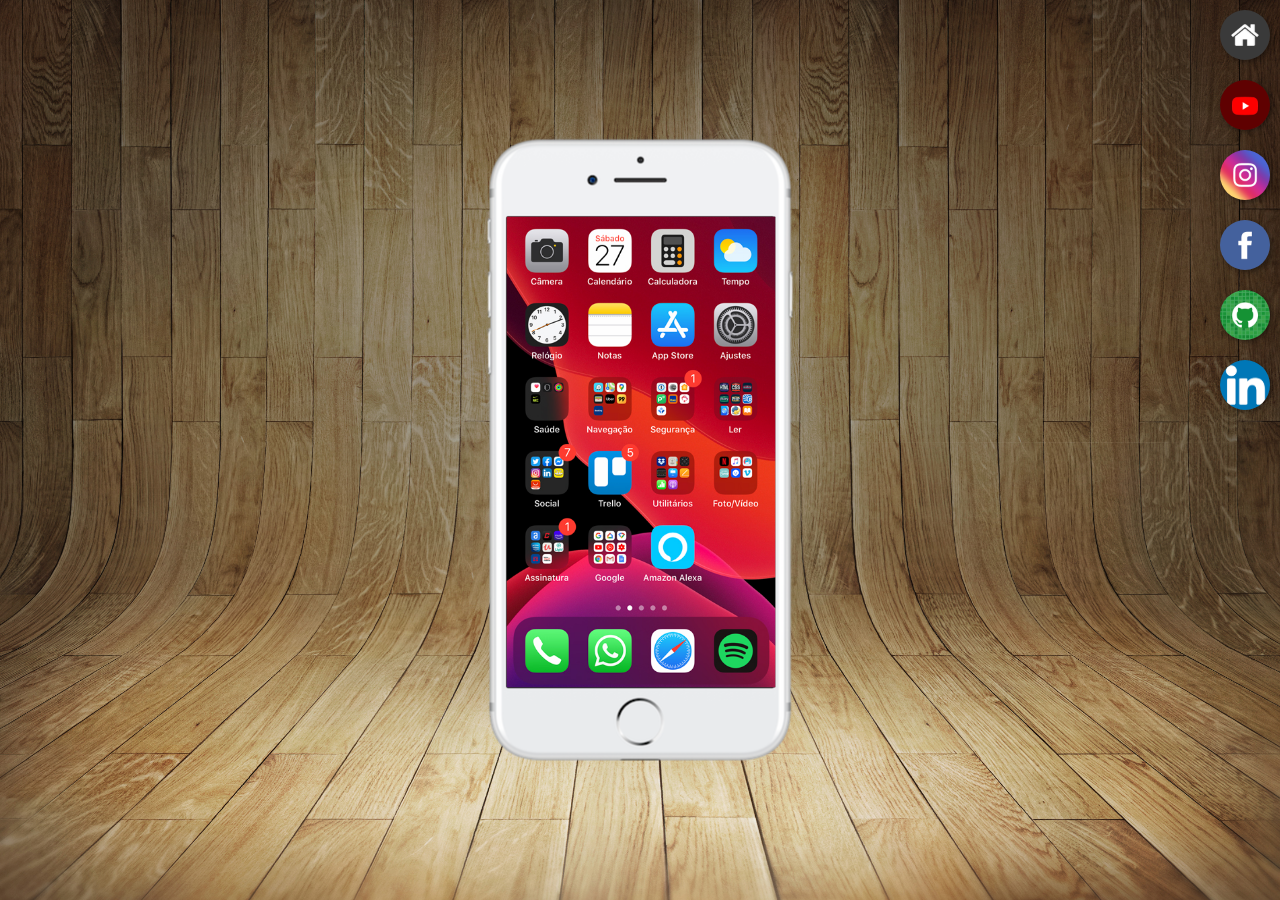
<file: index.html>
<html lang="pt-br">

<head>
    <meta charset="UTF-8">
    <meta http-equiv="X-UA-Compatible" content="IE=edge">
    <meta name="viewport" content="width=device-width, initial-scale=1.0">

    <link rel="stylesheet" href="./css/style.css">
    <link rel="shortcut icon" href="./img/favicon.ico" type="image/x-icon">


    <title>Projeto Redes Sociais</title>



</head>

<body>
    <main>
        <section id="fone">
            <iframe src="./home.html" name="tela" id="tela" frameborder="0"></iframe>
        </section>
        <section id="redes-sociais">
            <a href="/home.html" target="tela"><img src="./img/logo-home.jpg" alt="home"></a> <br>
            <a href="/youtube.html" target="tela"><img src="./img/logo-youtube.jpg" alt="youtube"></a> <br>
            <a href="./instagram.html" target="tela"><img src="./img/logo-instagram.jpg" alt="instagram"></a> <br>
            <a href="./facebook.html" target="tela"><img
                    src="./img/logo-facebook.jpg" alt="facebook"></a> <br>
            <a href="./github.html" target="tela"><img src="./img/logo-github.jpg" alt=""></a> <br>
            <a href="./linkedin.html" target="tela"><img
                    src="./img/logo-linkedin2.png" alt="linkedin"></a>
        </section>
    </main>
</body>

</html>
</file>
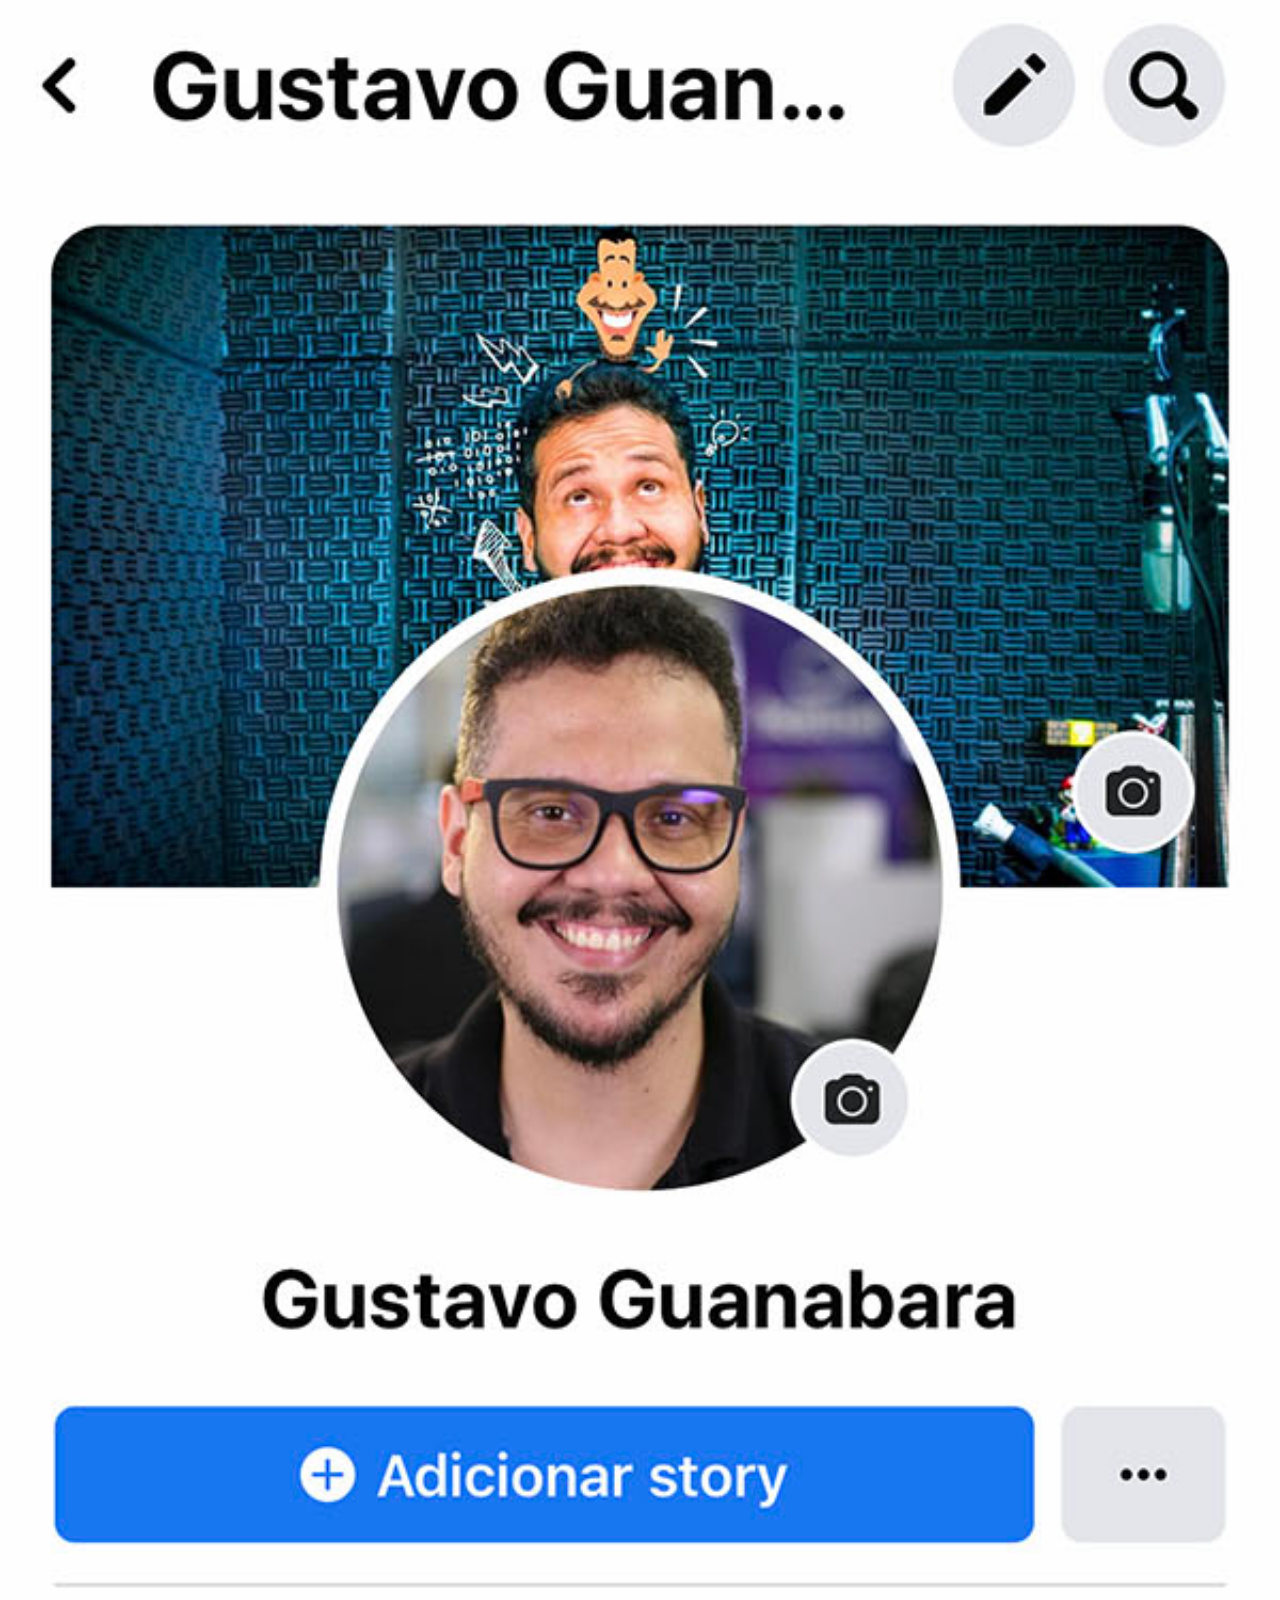
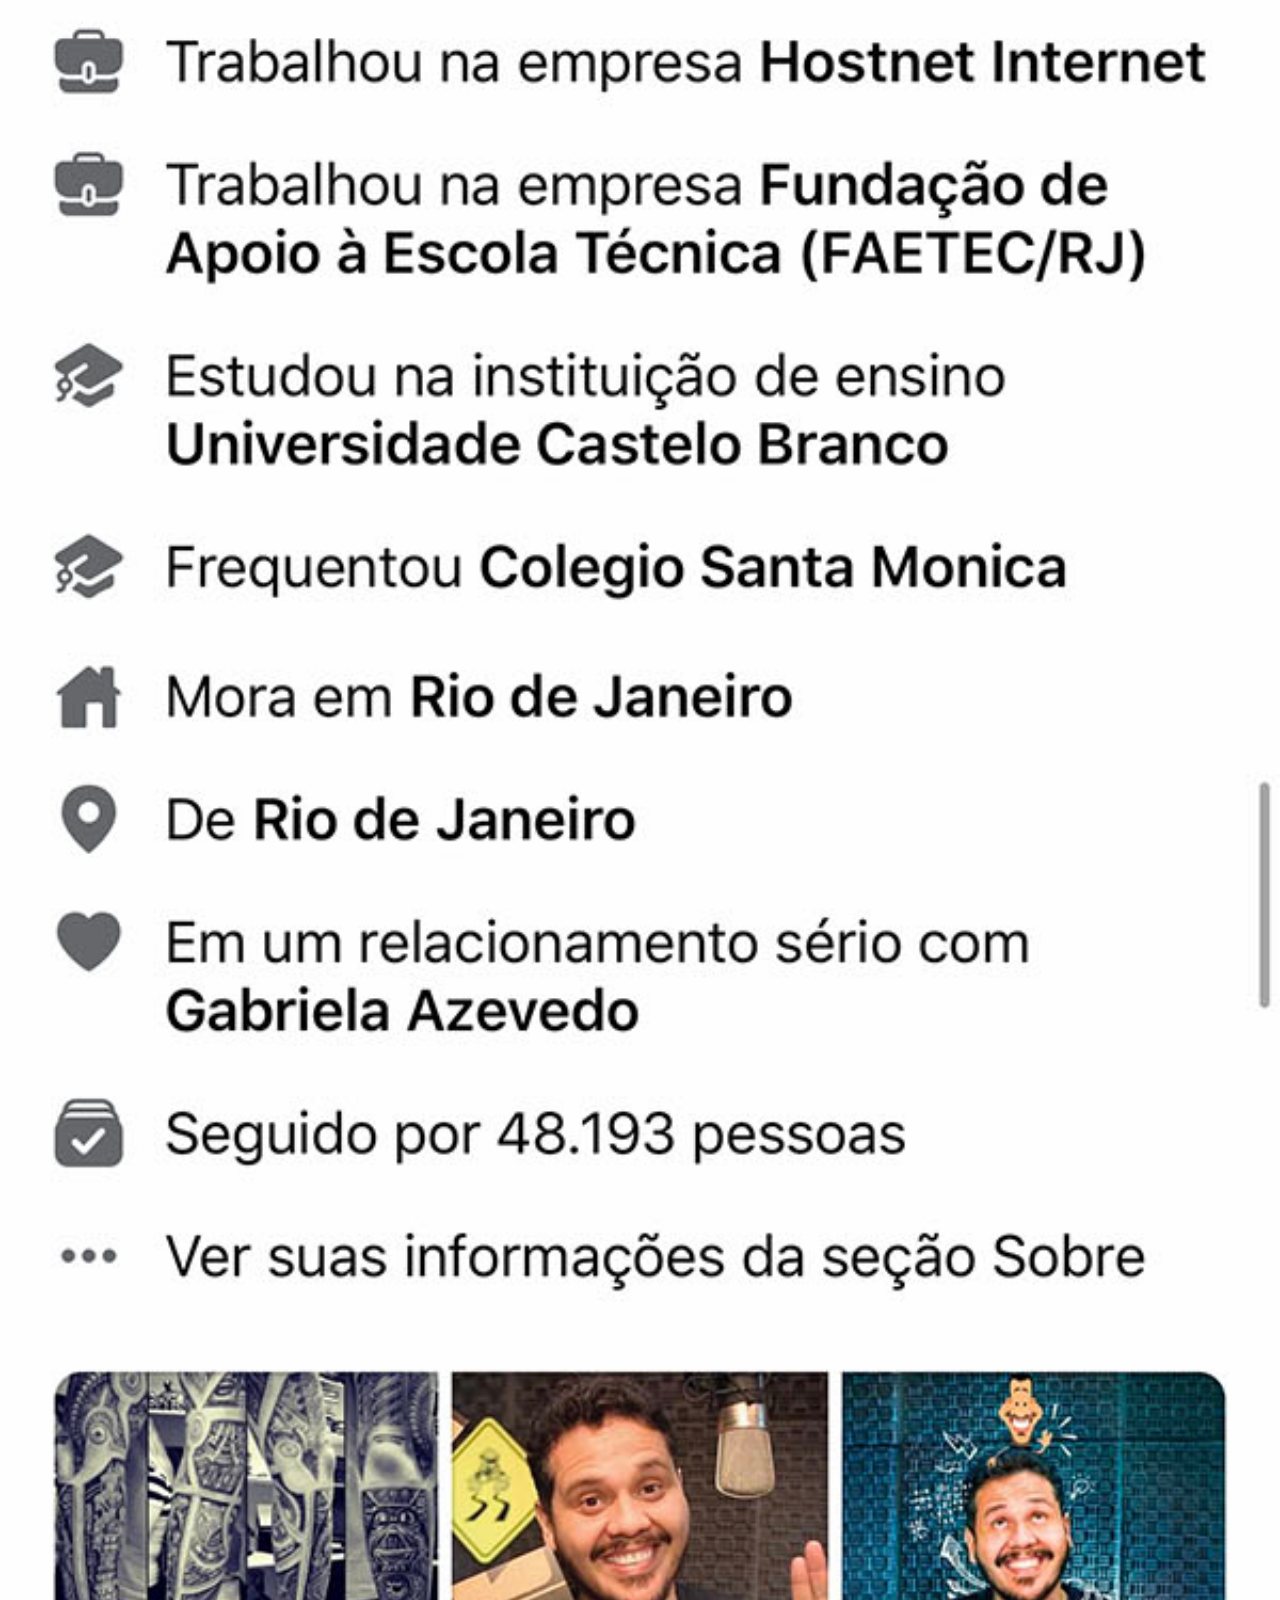
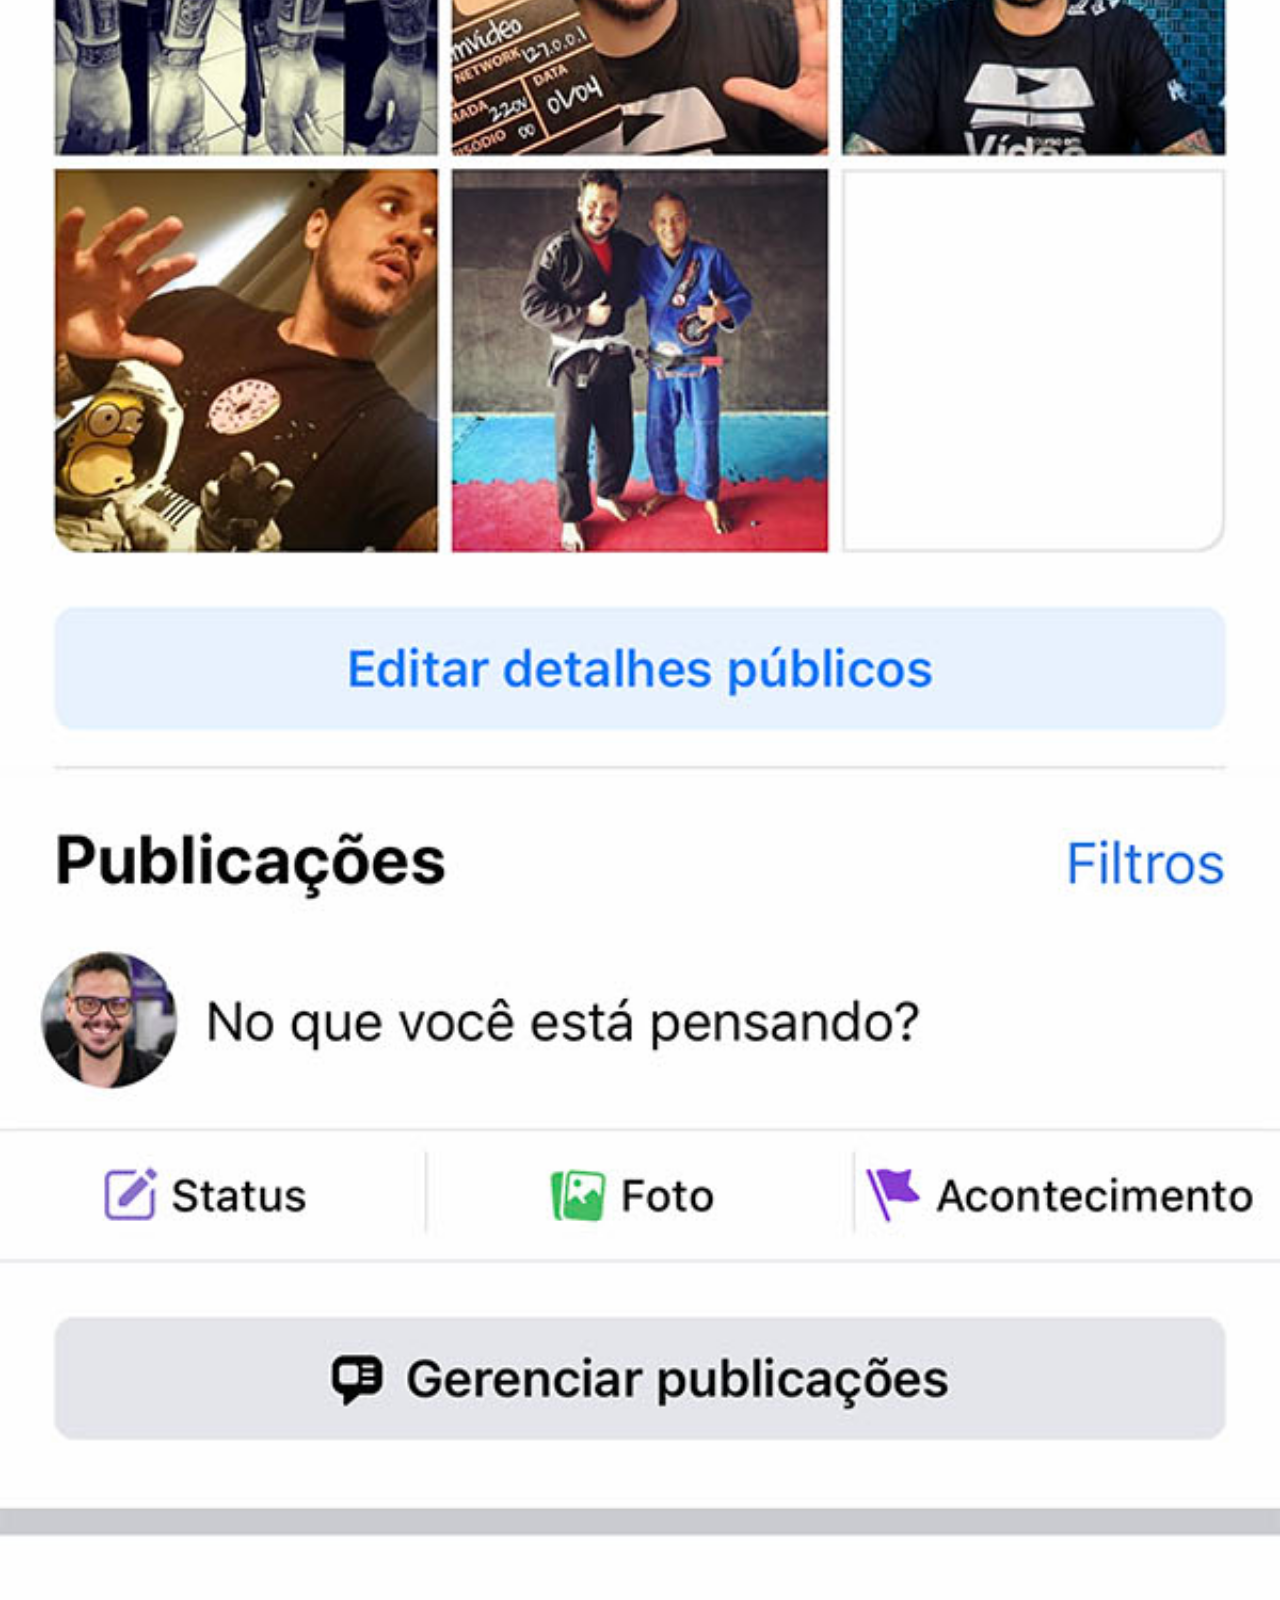
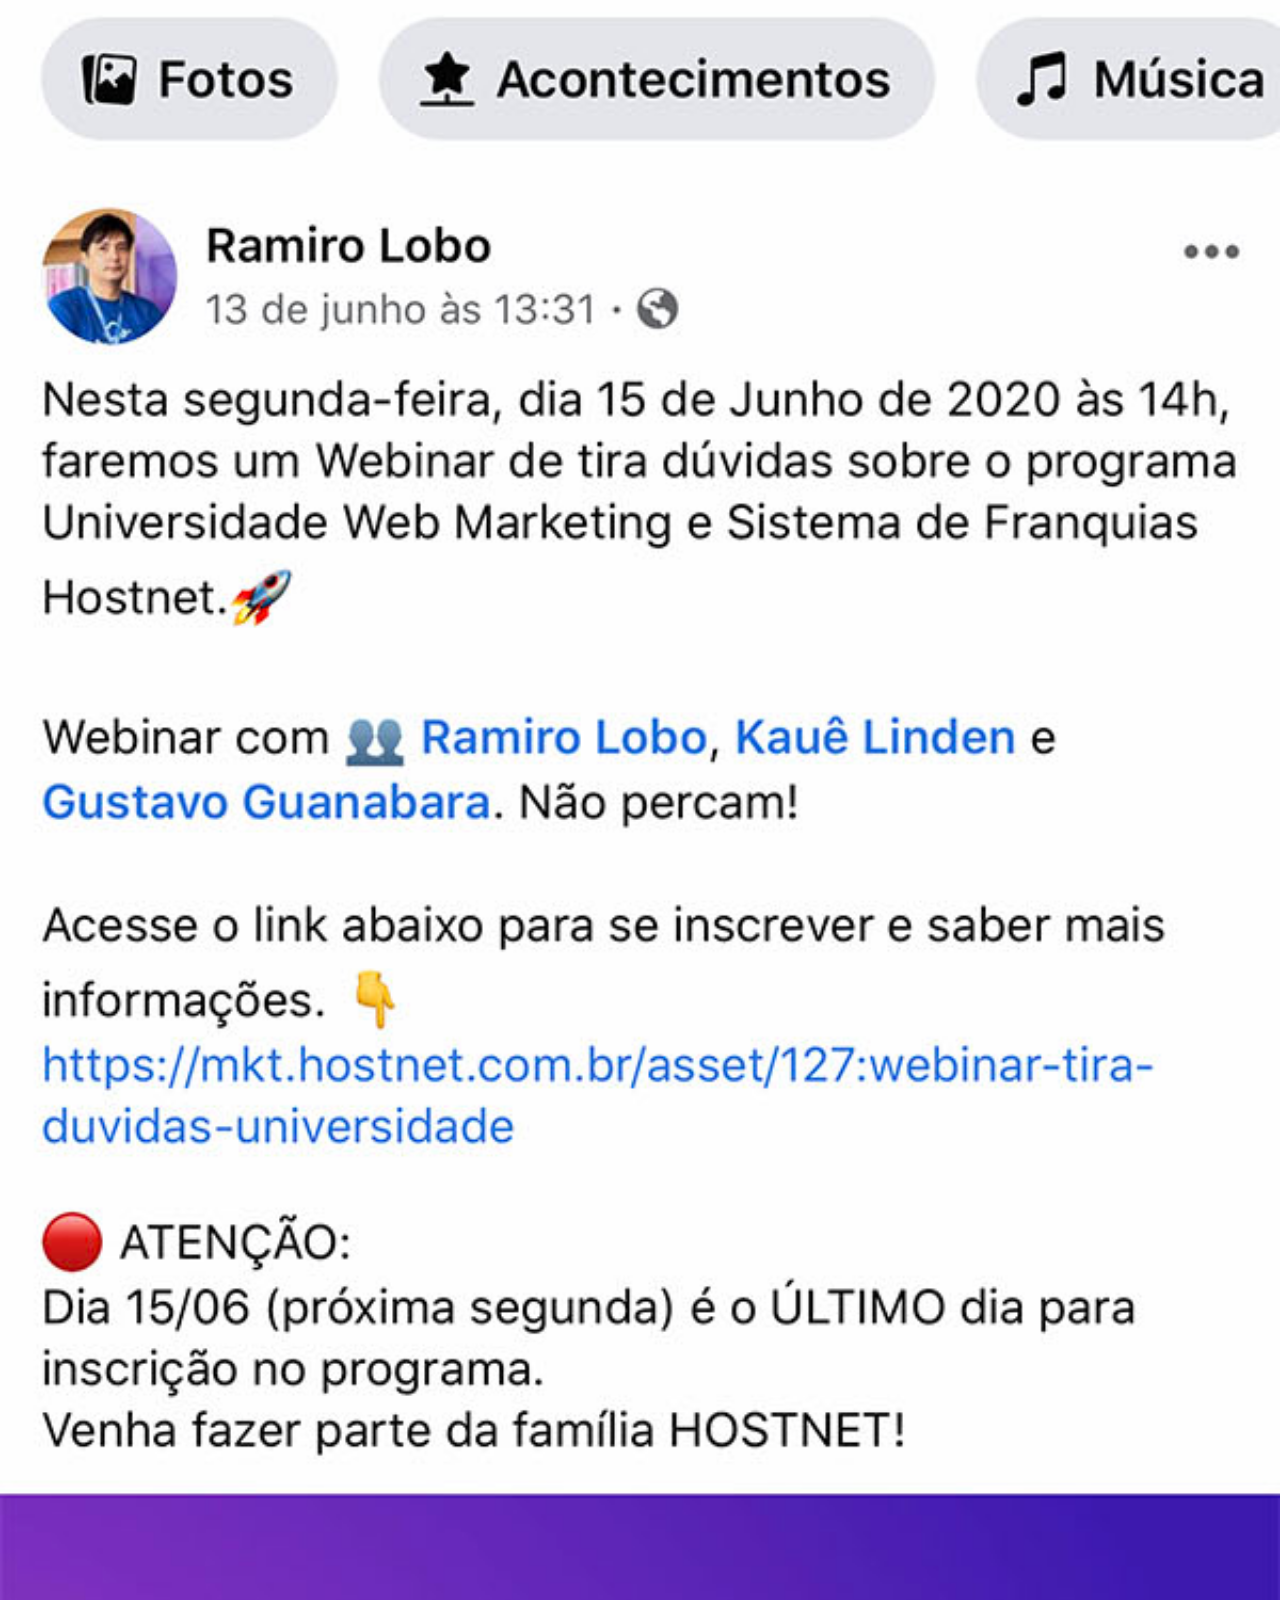
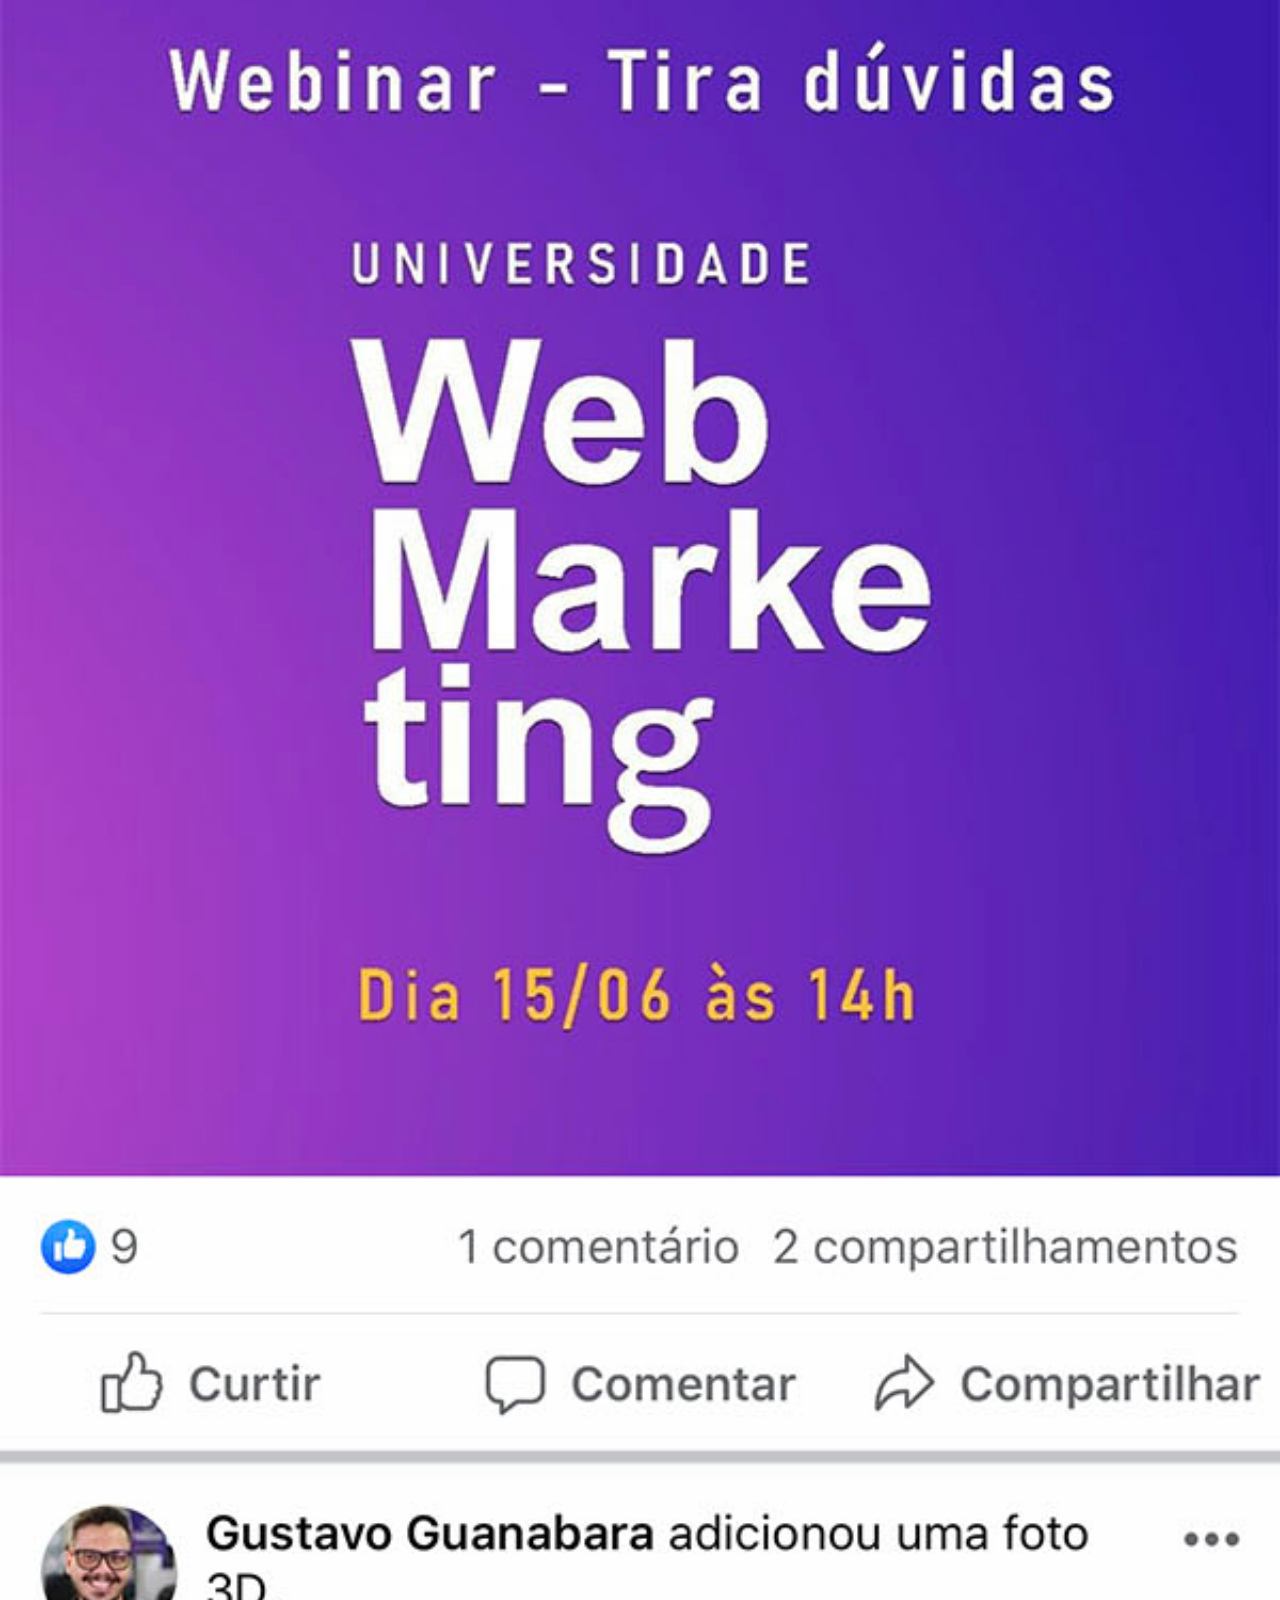
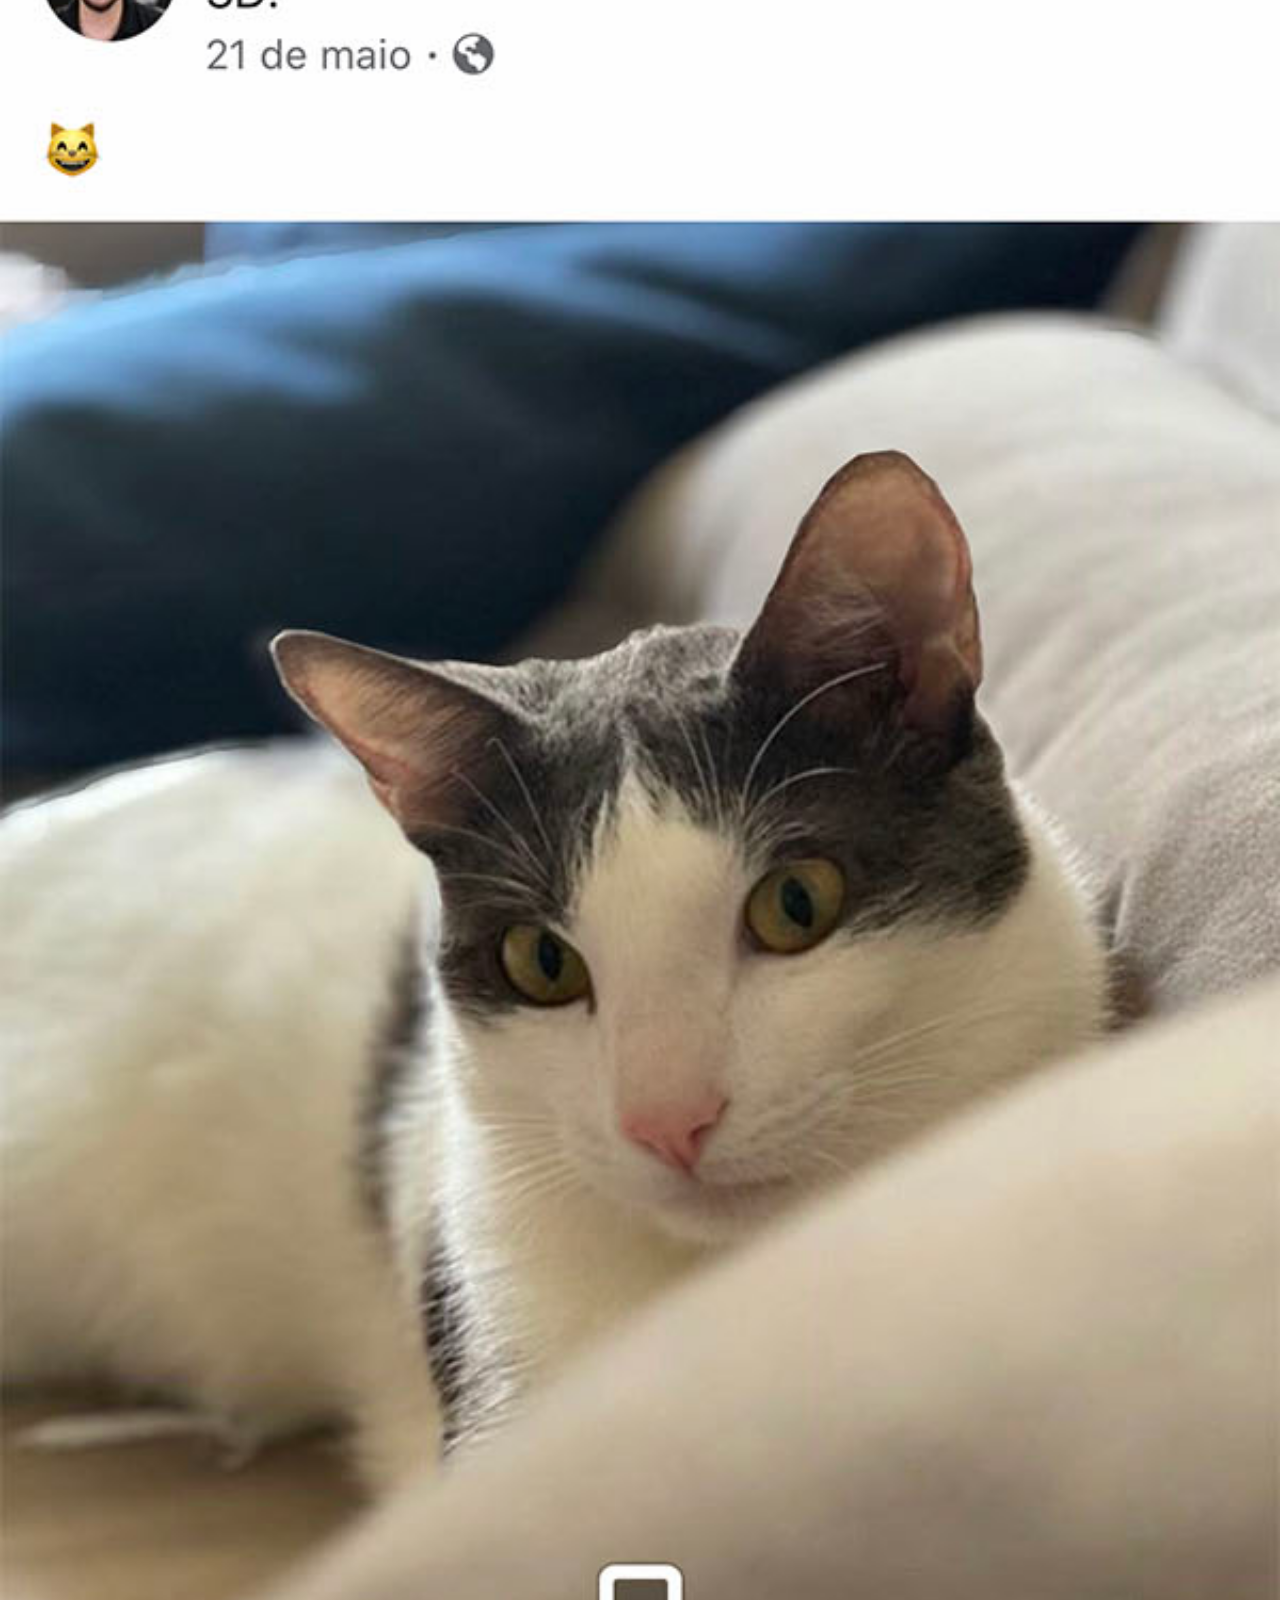
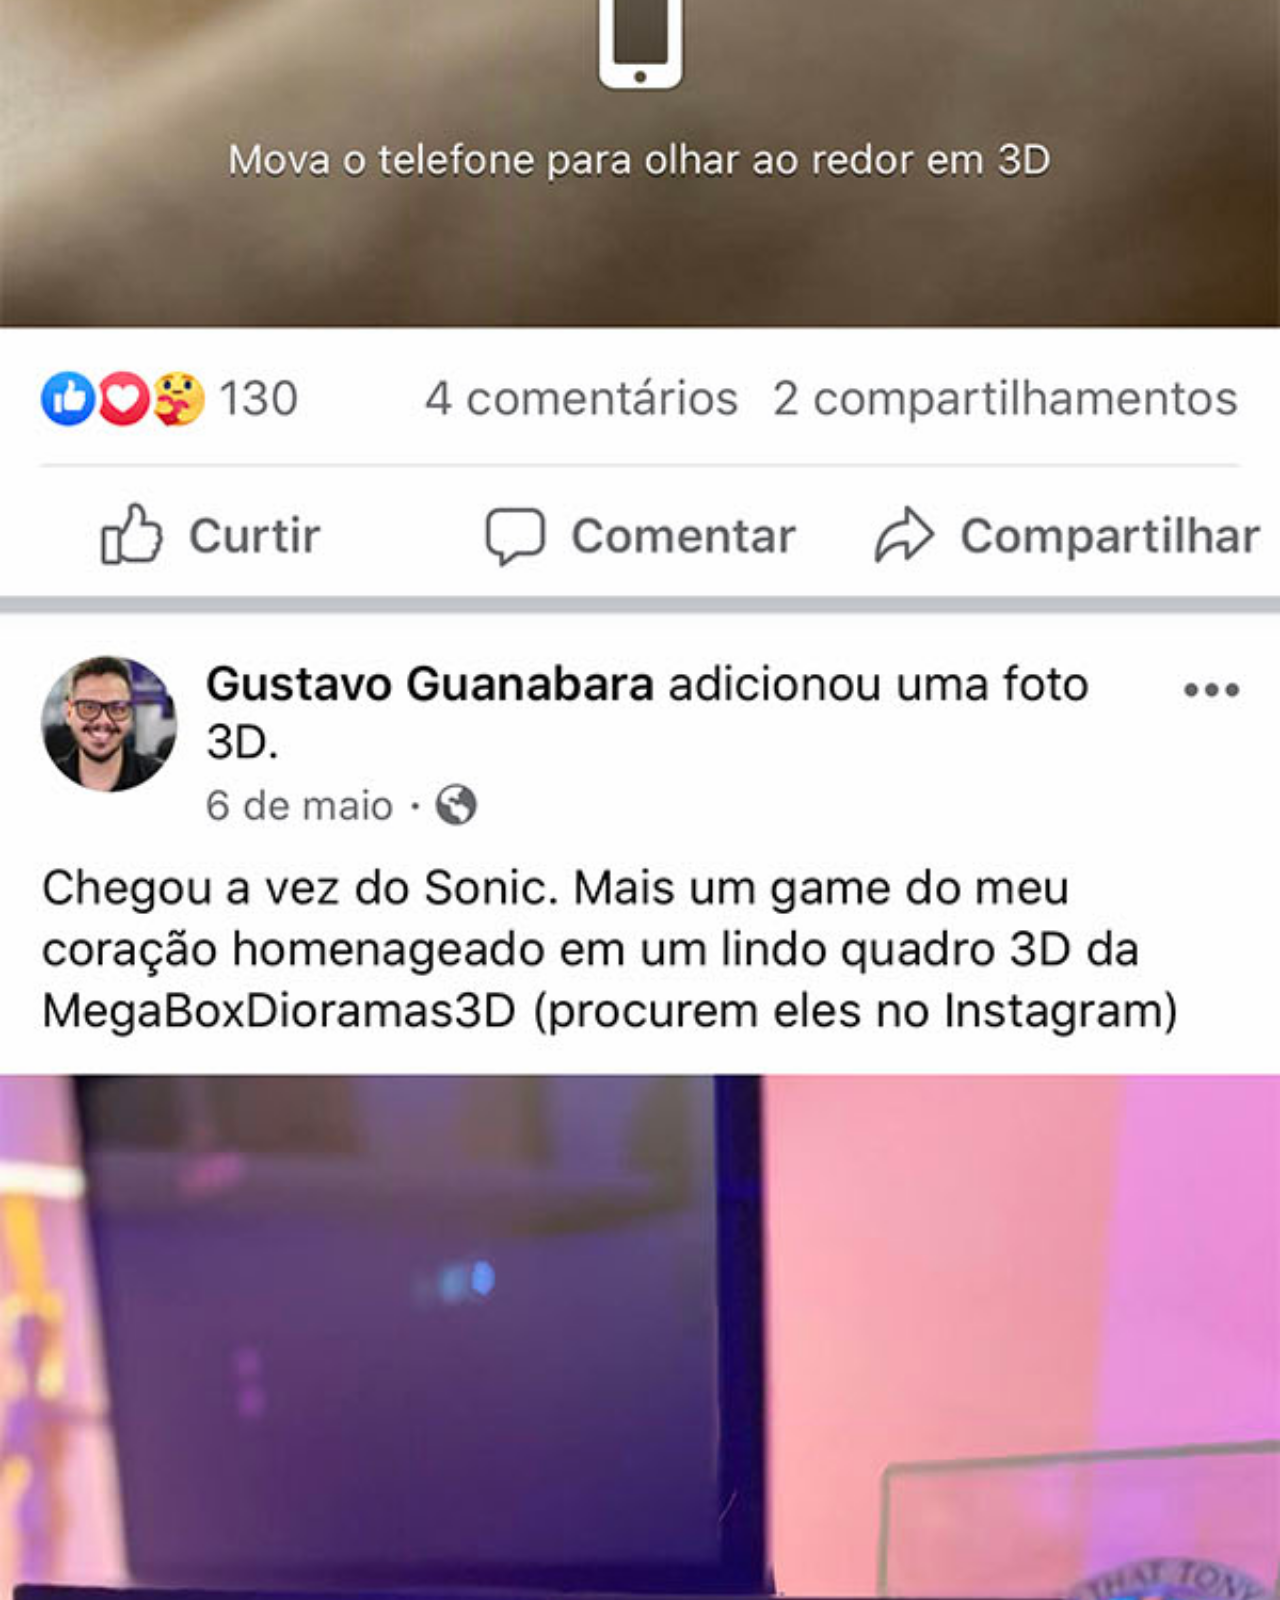
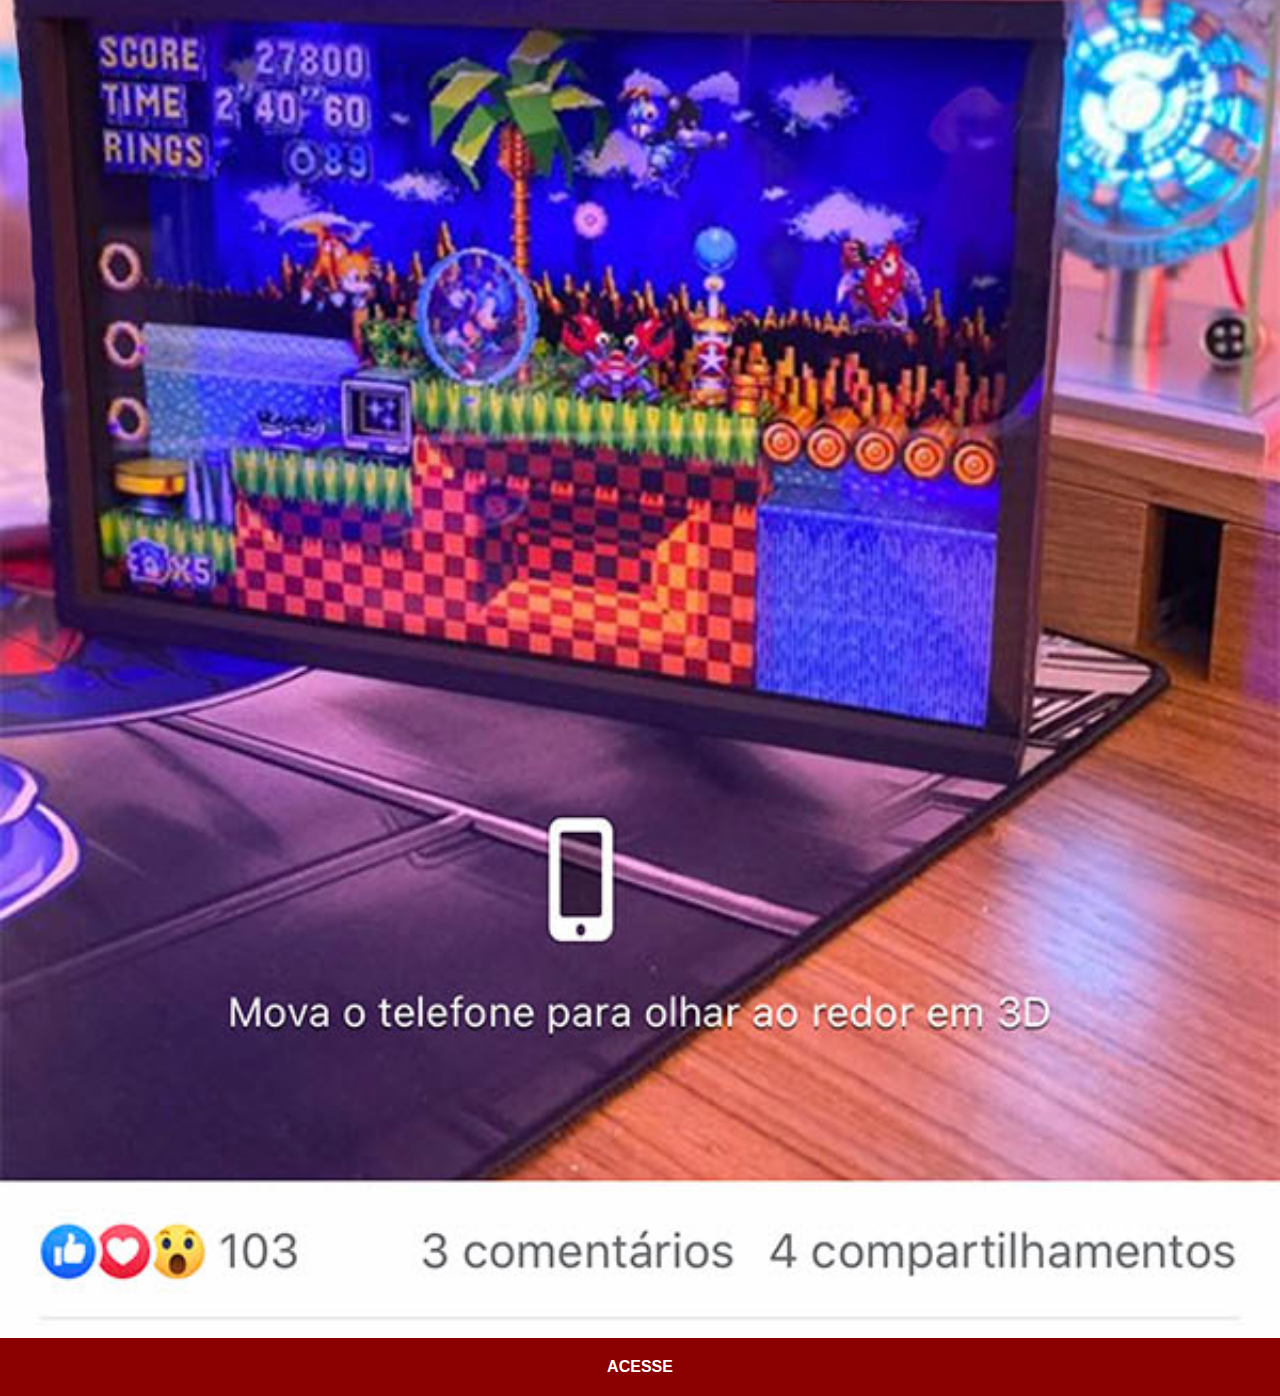
<file: facebook.html>
<html lang="pt-br">

<head>
    <meta charset="UTF-8">
    <meta http-equiv="X-UA-Compatible" content="IE=edge">
    <meta name="viewport" content="width=device-width, initial-scale=1.0">
    <link rel="stylesheet" href="./css/social.css">
    <title>Facebook</title>


</head>

<body>
    <img src="./img/tela-facebook.jpg" alt="facebook">
    <a href="https://www.facebook.com/profile.php?id=100051350568607" target="_blank">ACESSE</a>
</body>

</html>
</file>
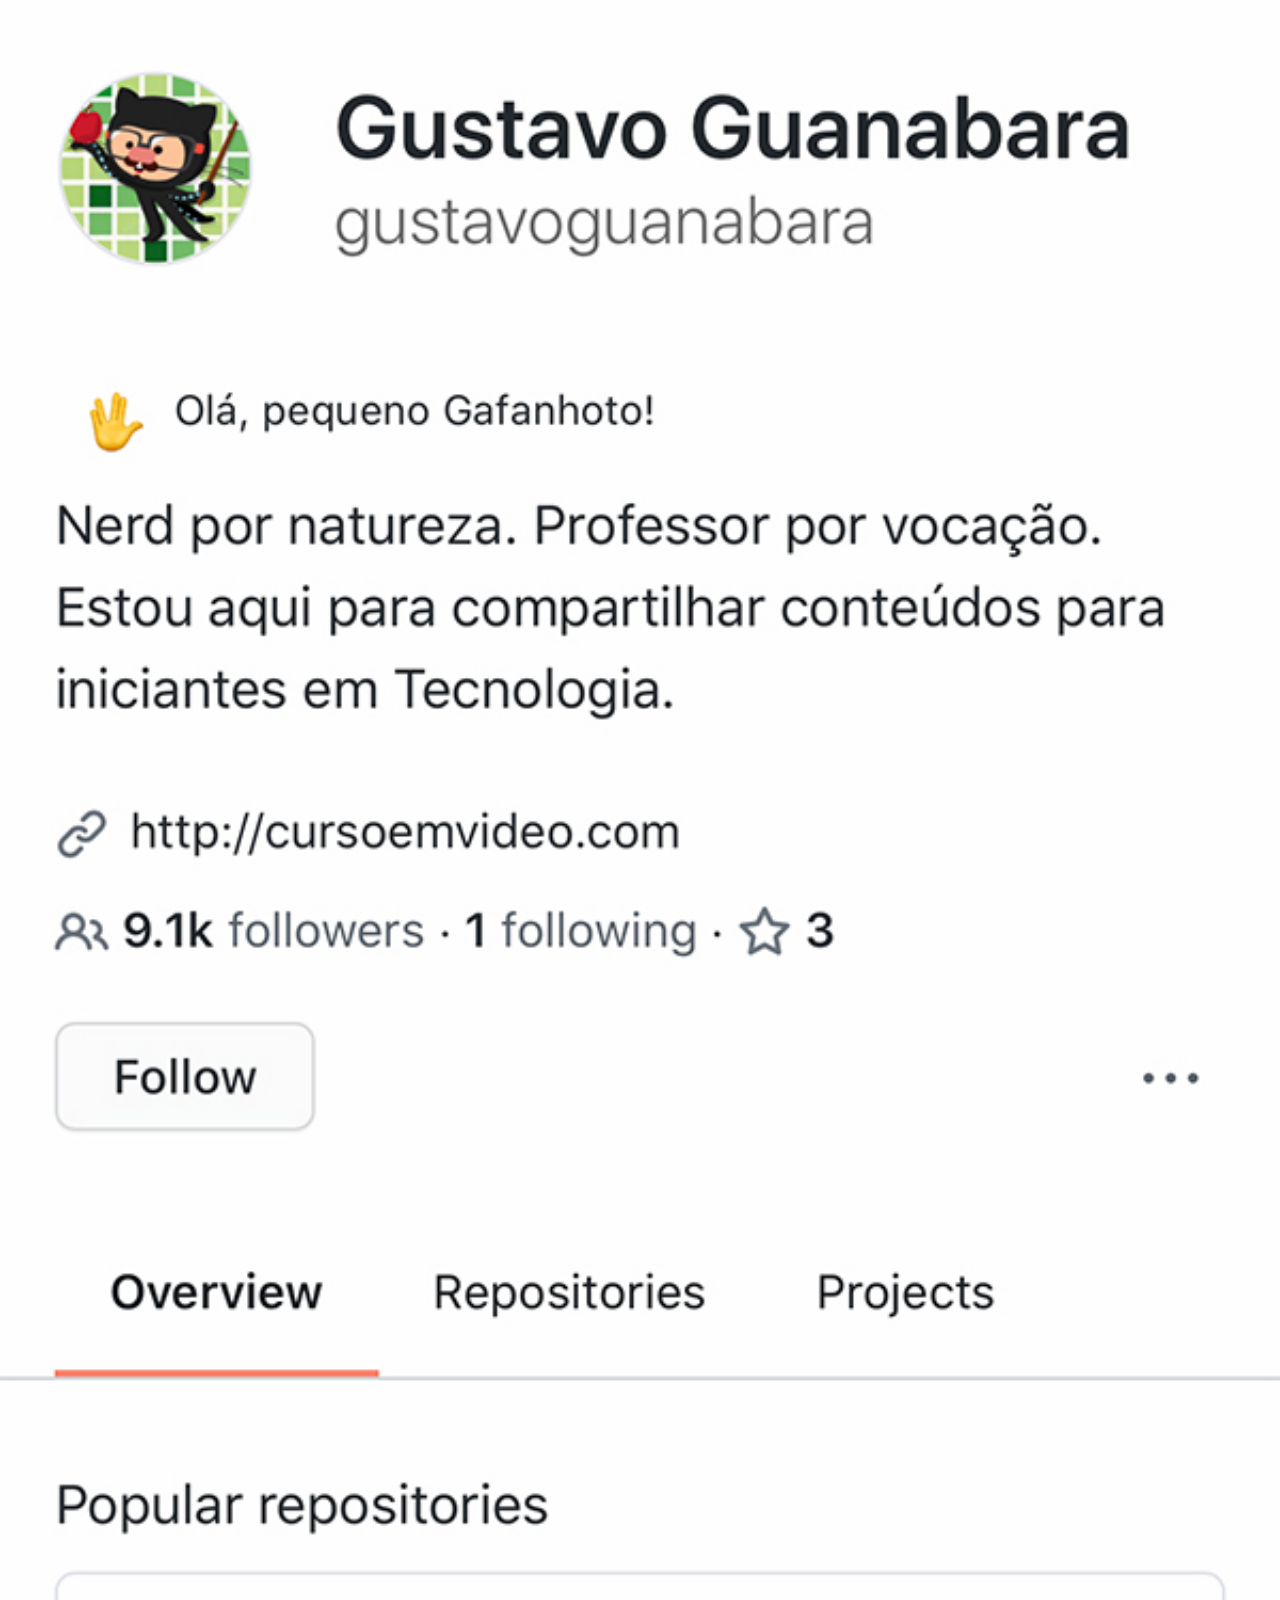
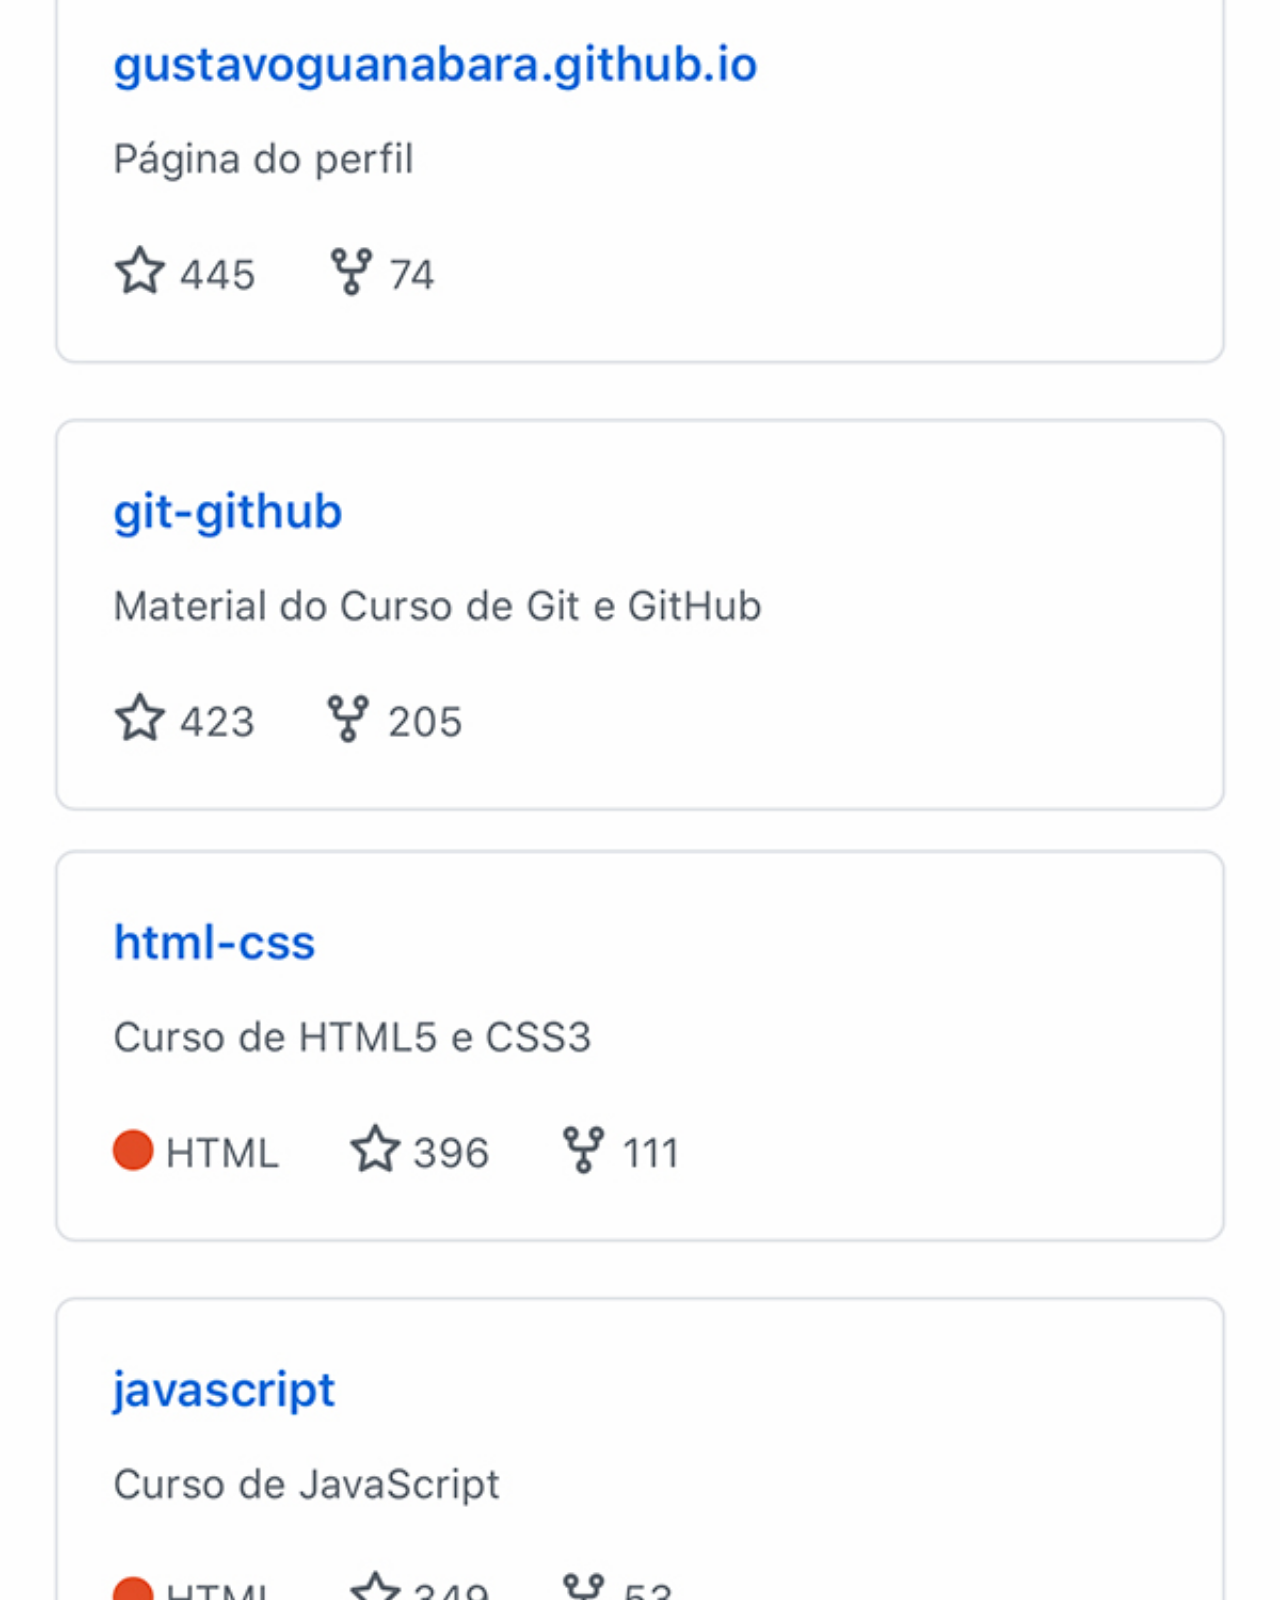
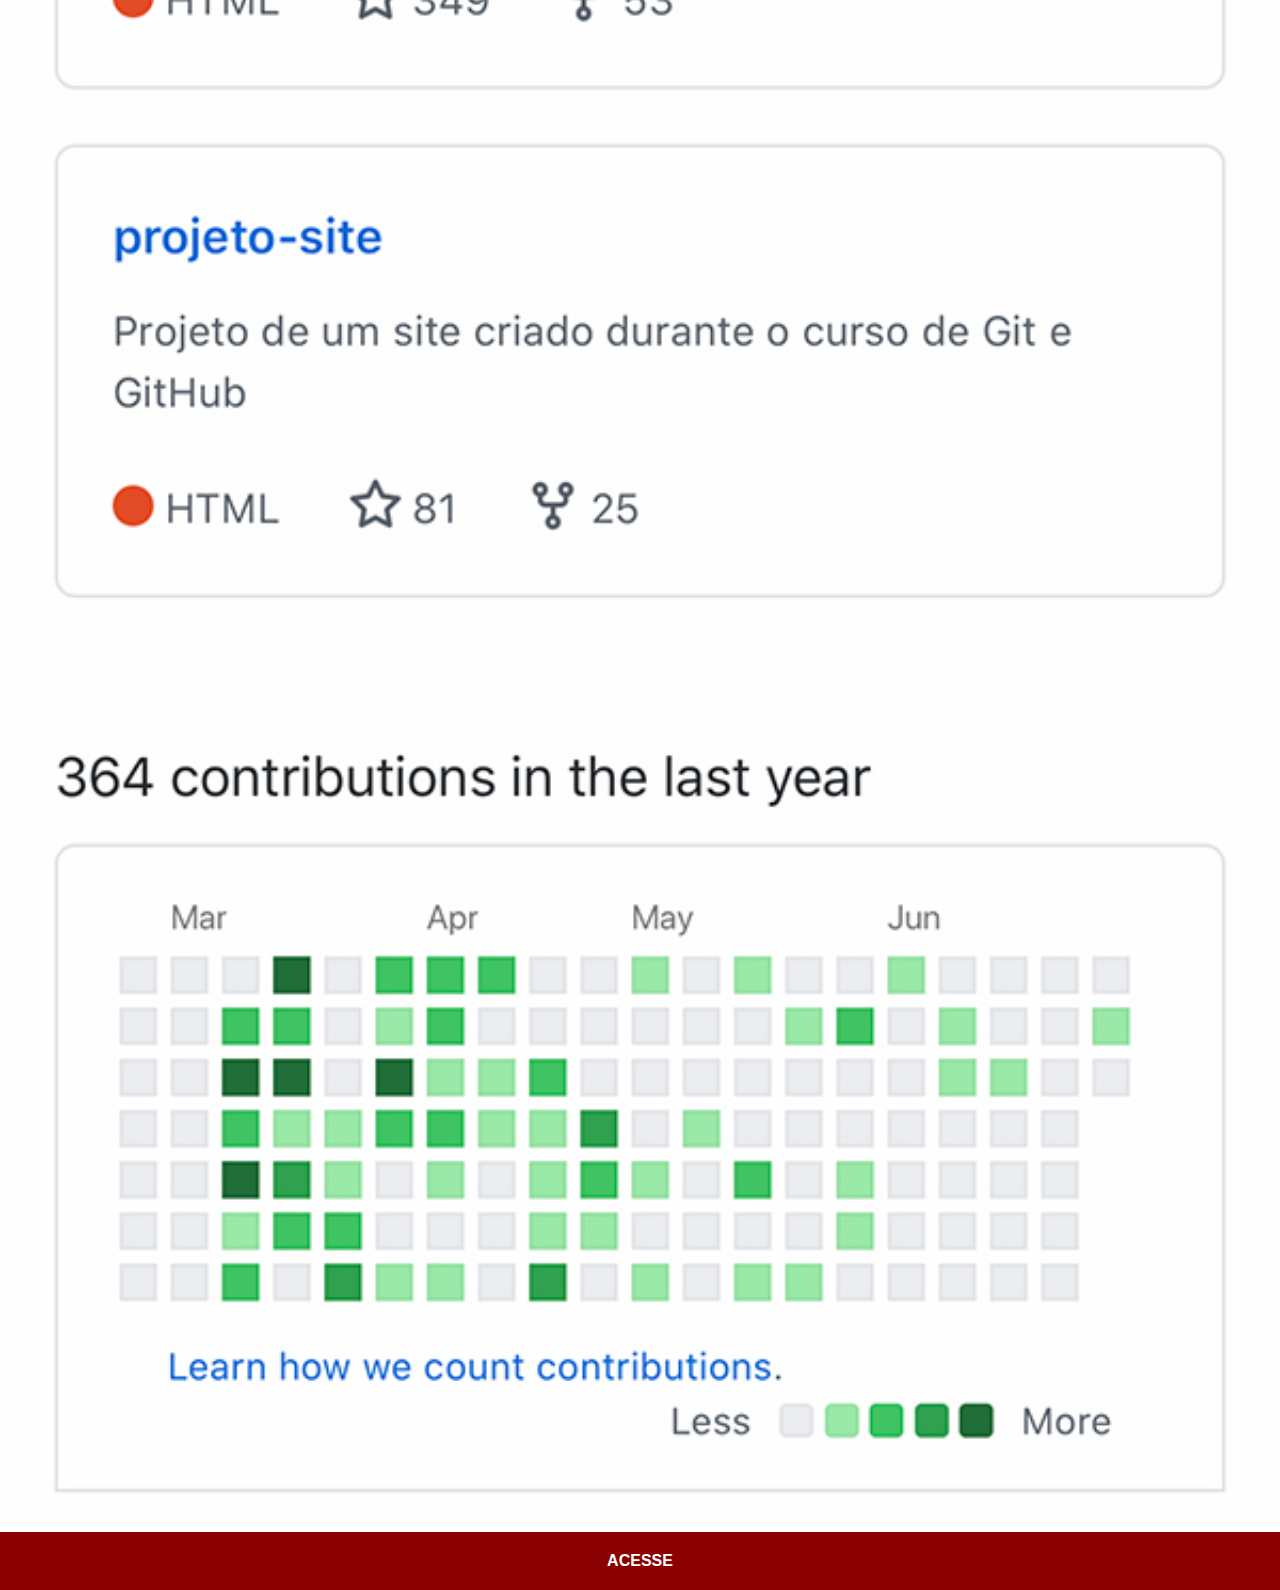
<file: github.html>
<html lang="pt-br">

<head>
    <meta charset="UTF-8">
    <meta http-equiv="X-UA-Compatible" content="IE=edge">
    <meta name="viewport" content="width=device-width, initial-scale=1.0">
    <link rel="stylesheet" href="./css/social.css">
    <title>Github</title>


</head>

<body>
    <img src="./img/tela-github.jpg" alt="github">
    <a href="https://github.com/EdnardoUna" target="_blank">ACESSE</a>
</body>

</html>
</file>
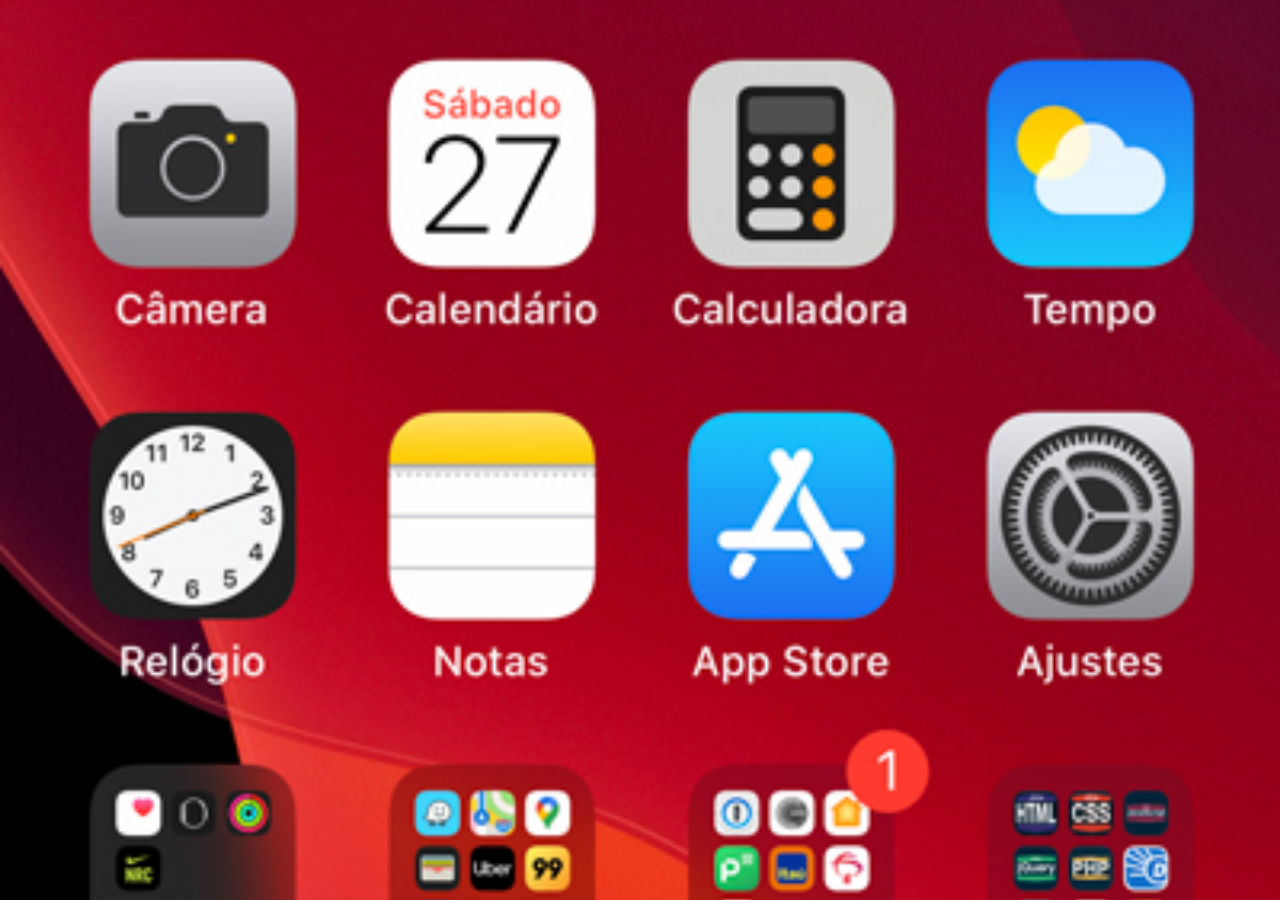
<file: home.html>
<html lang="pt-br">
<head>
    <meta charset="UTF-8">
    <meta http-equiv="X-UA-Compatible" content="IE=edge">
    <meta name="viewport" content="width=device-width, initial-scale=1.0">
    <style>
        * {
            margin: 0px;
            padding: 0px;
        }
        body {
            width: 100vw;
            height: 100vh;
            background: black url(./img/tela-home.jpg) no-repeat top center;
            background-size: cover;
        }
    </style>
    <title>Home</title>
</head>
<body>

</body>
</html>
</file>
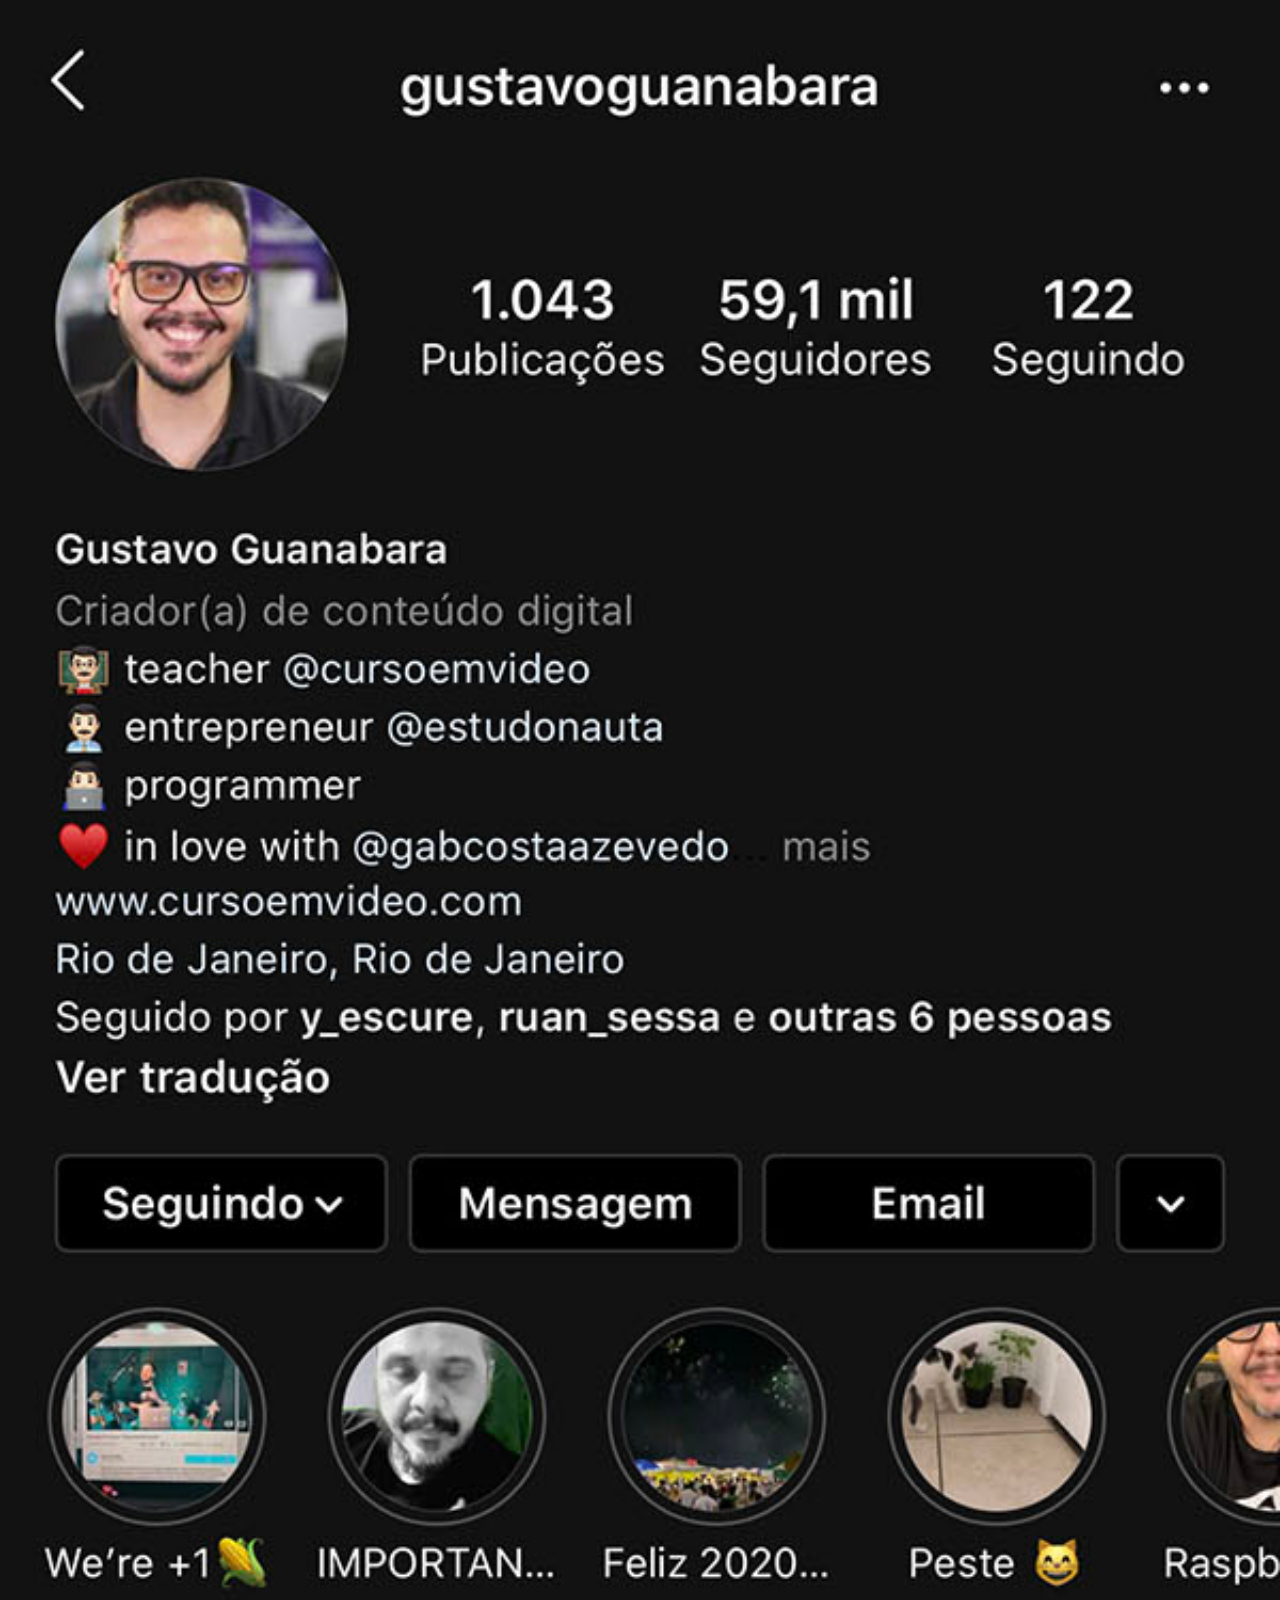
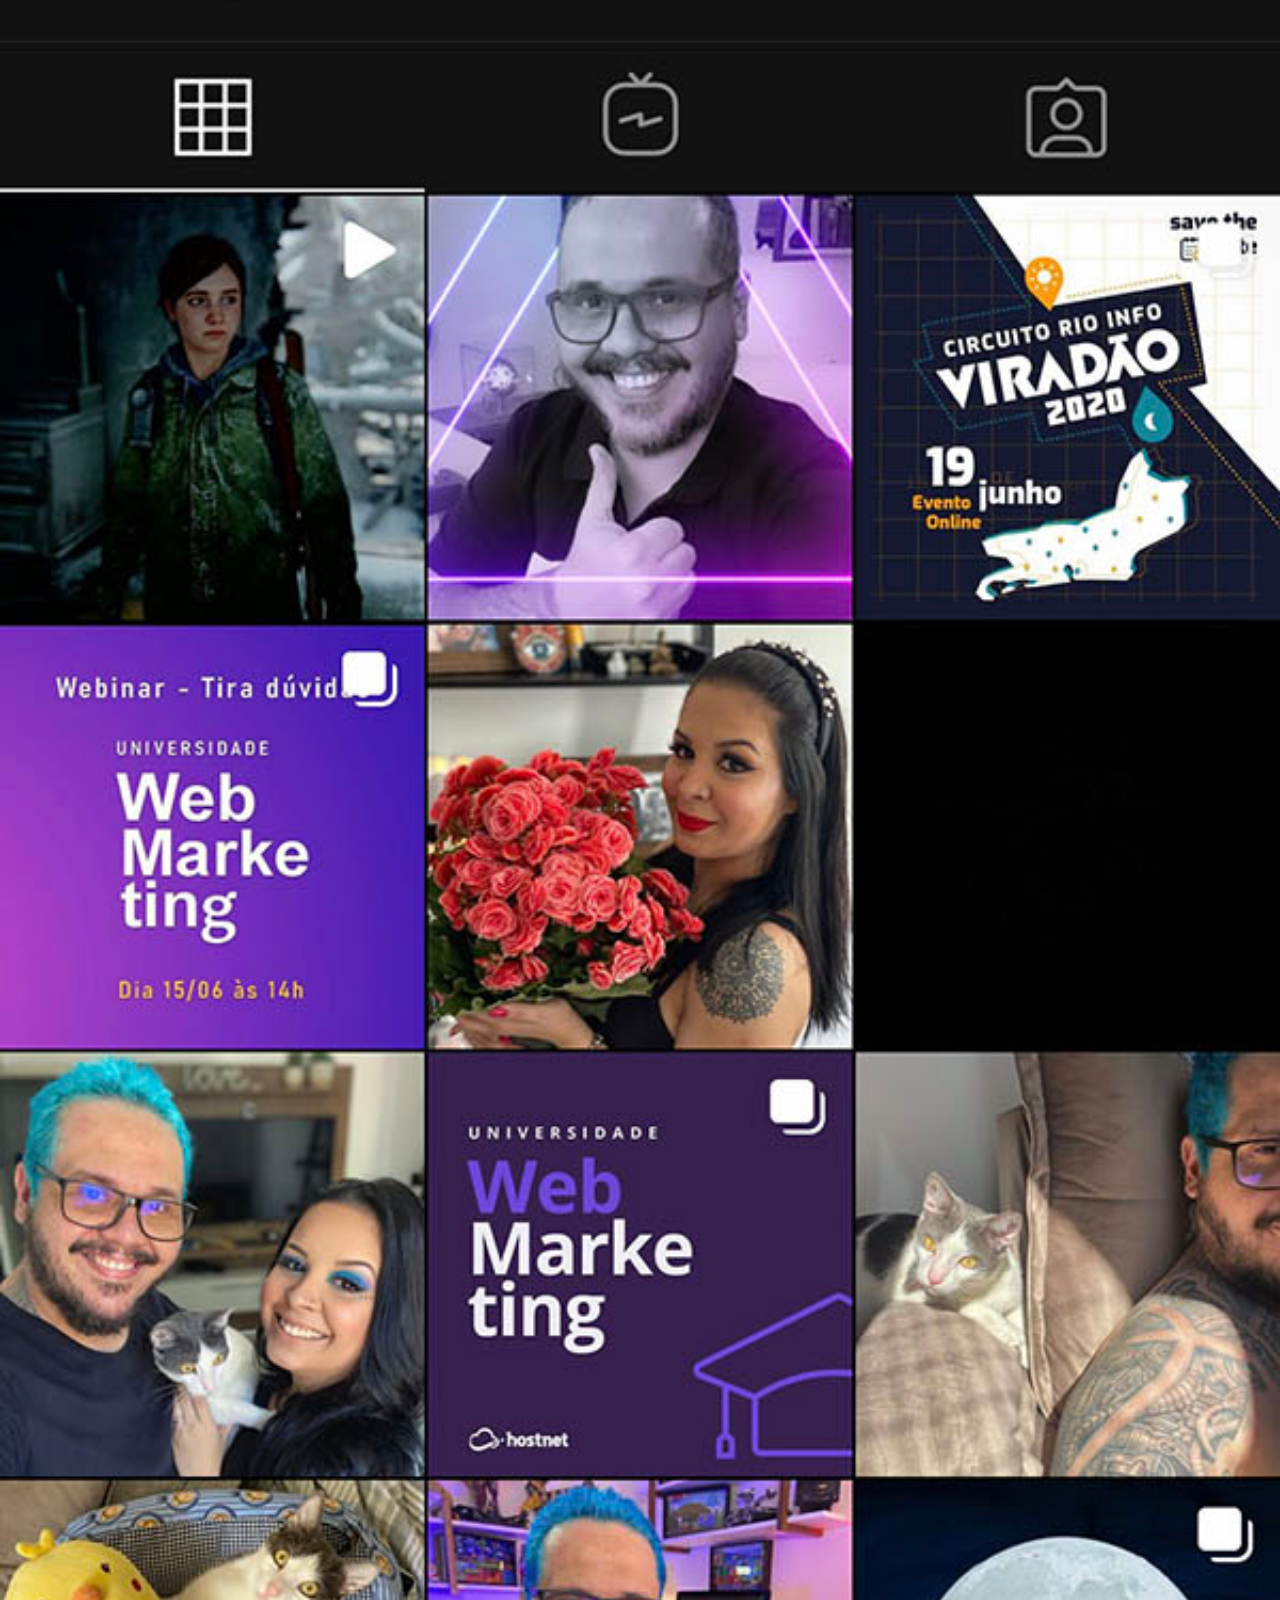
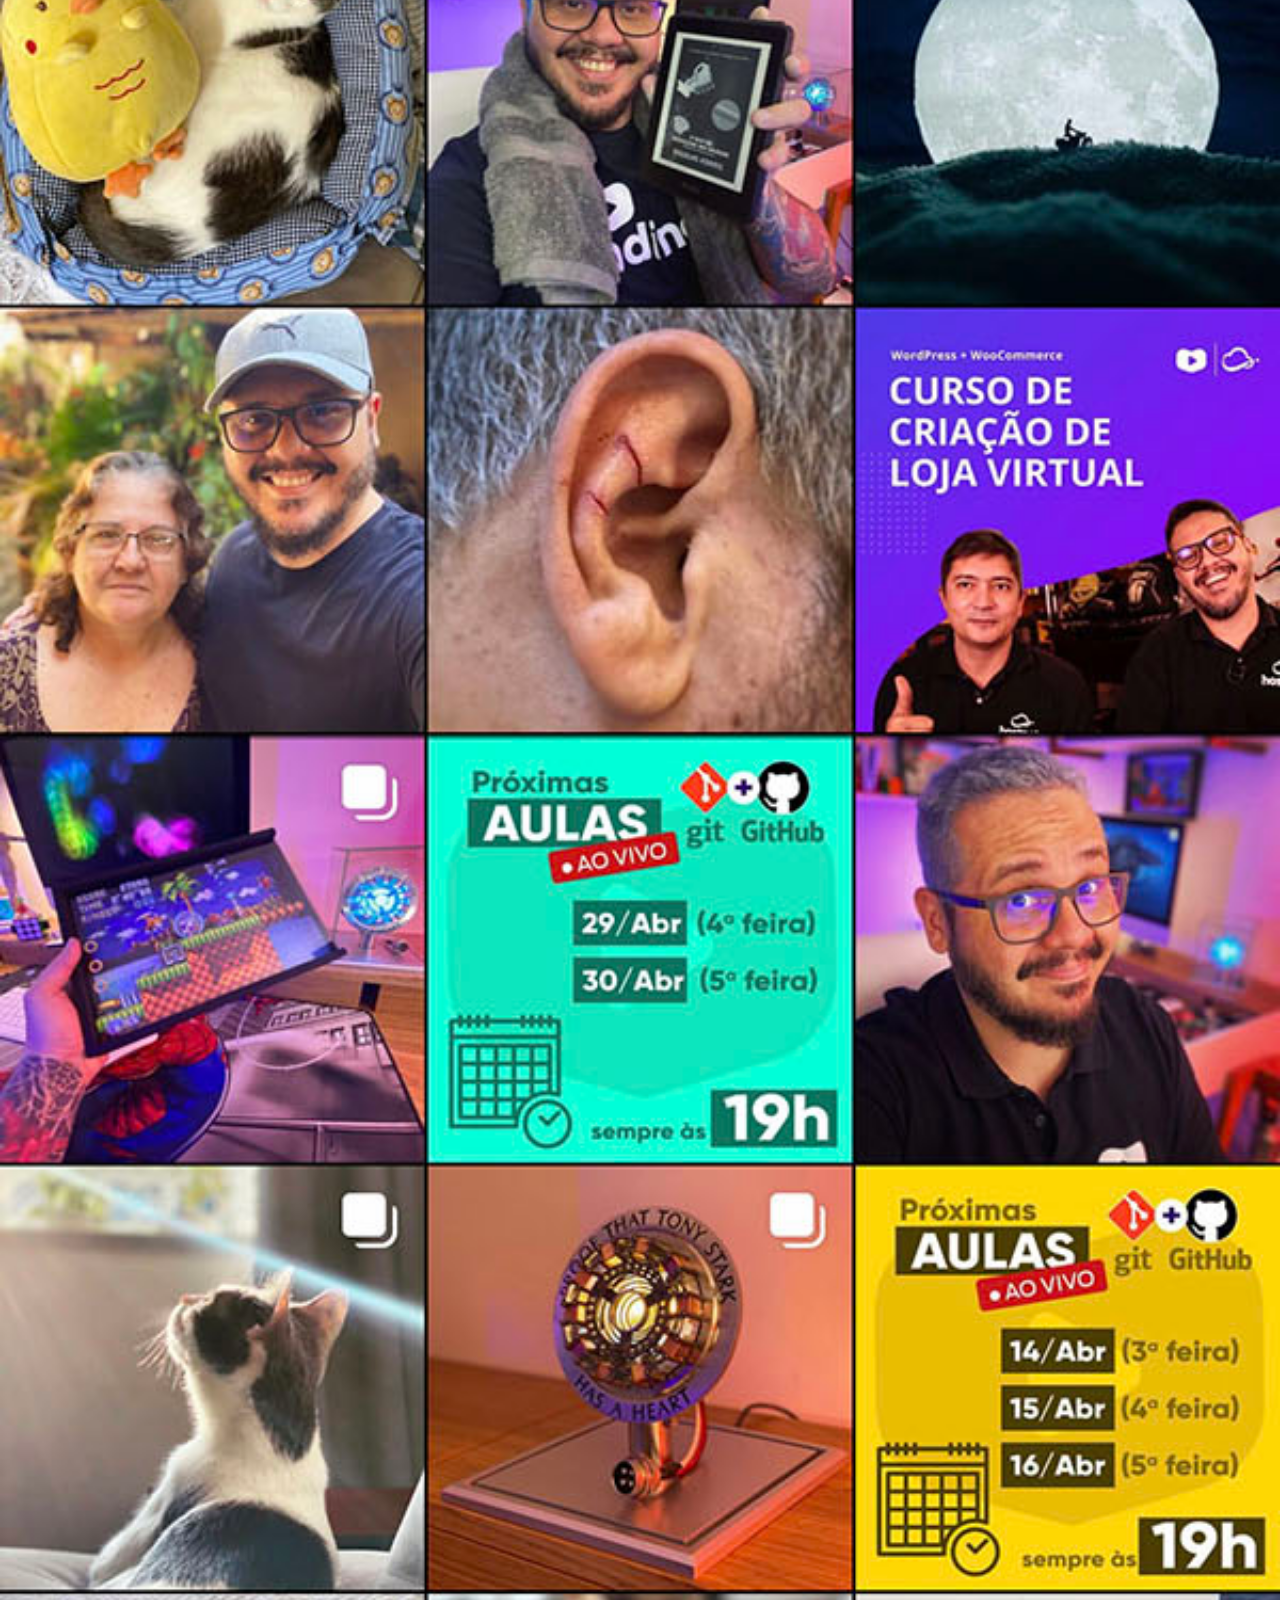
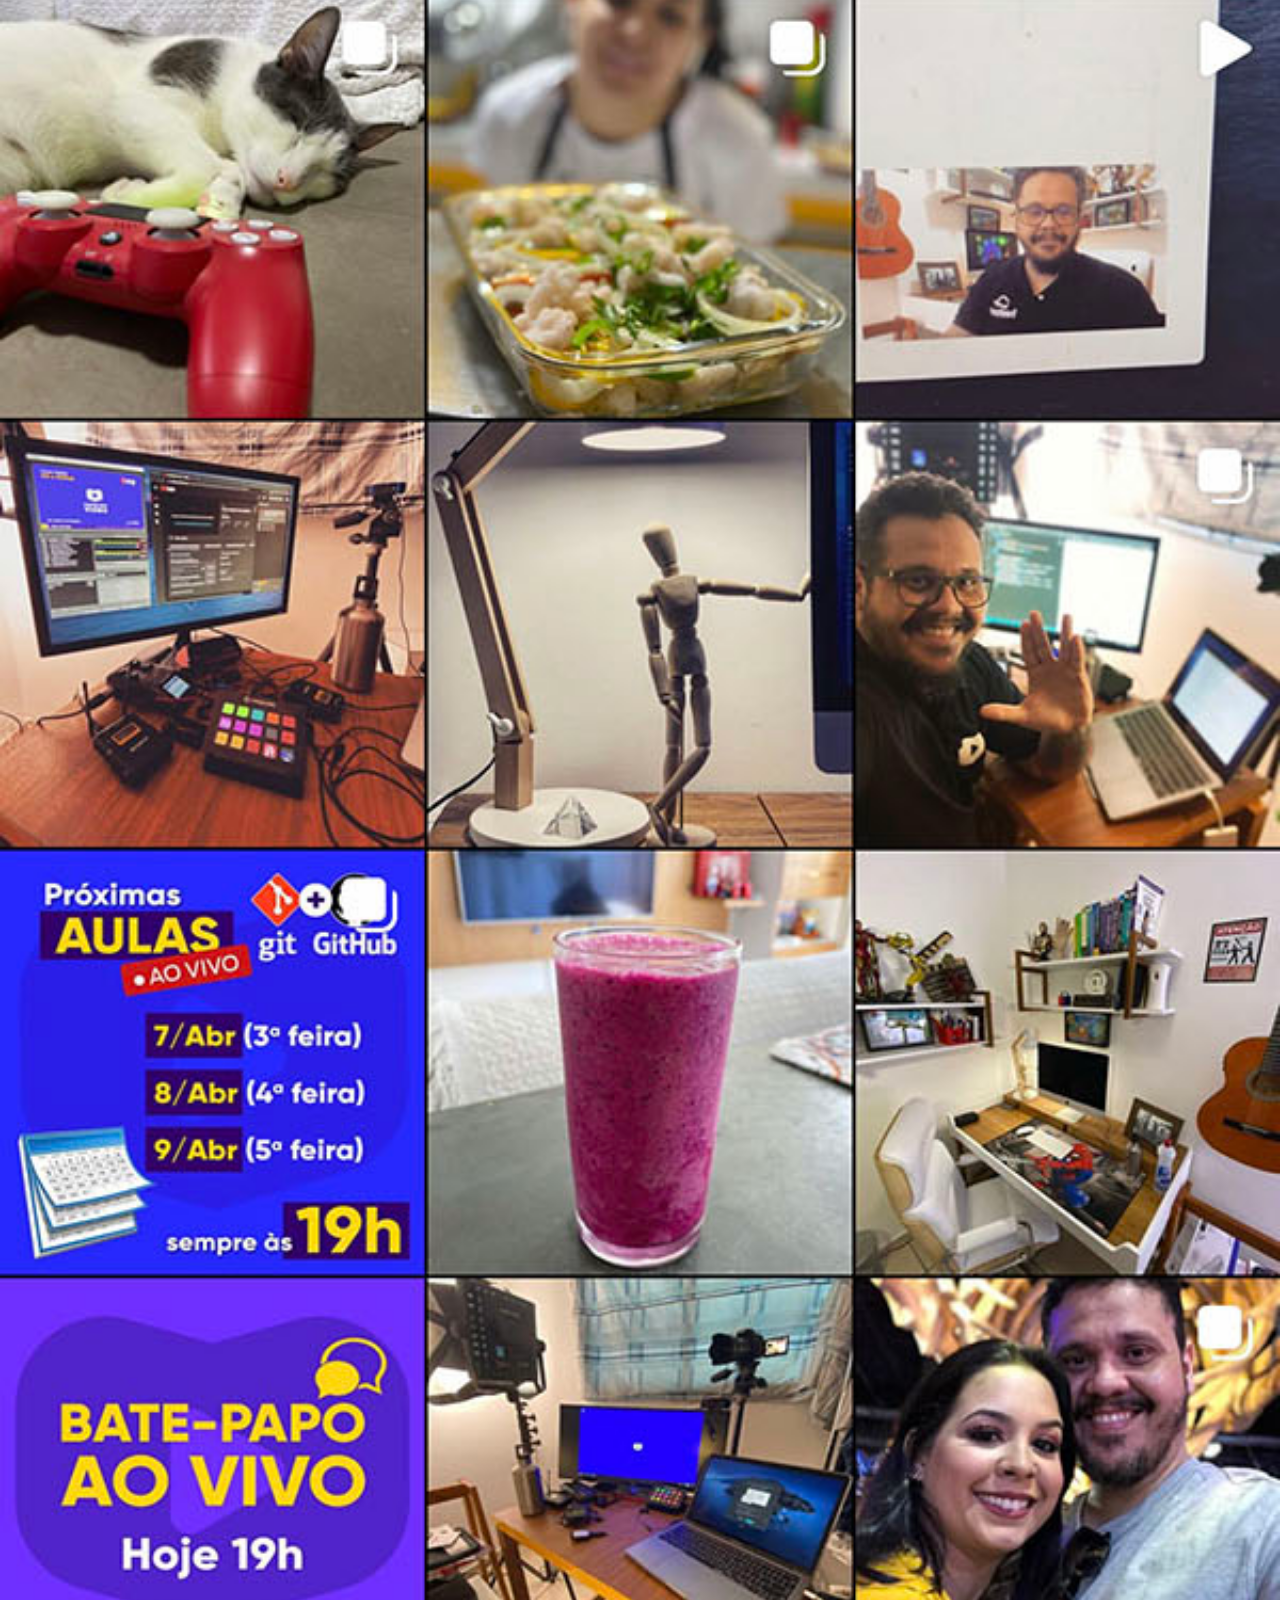
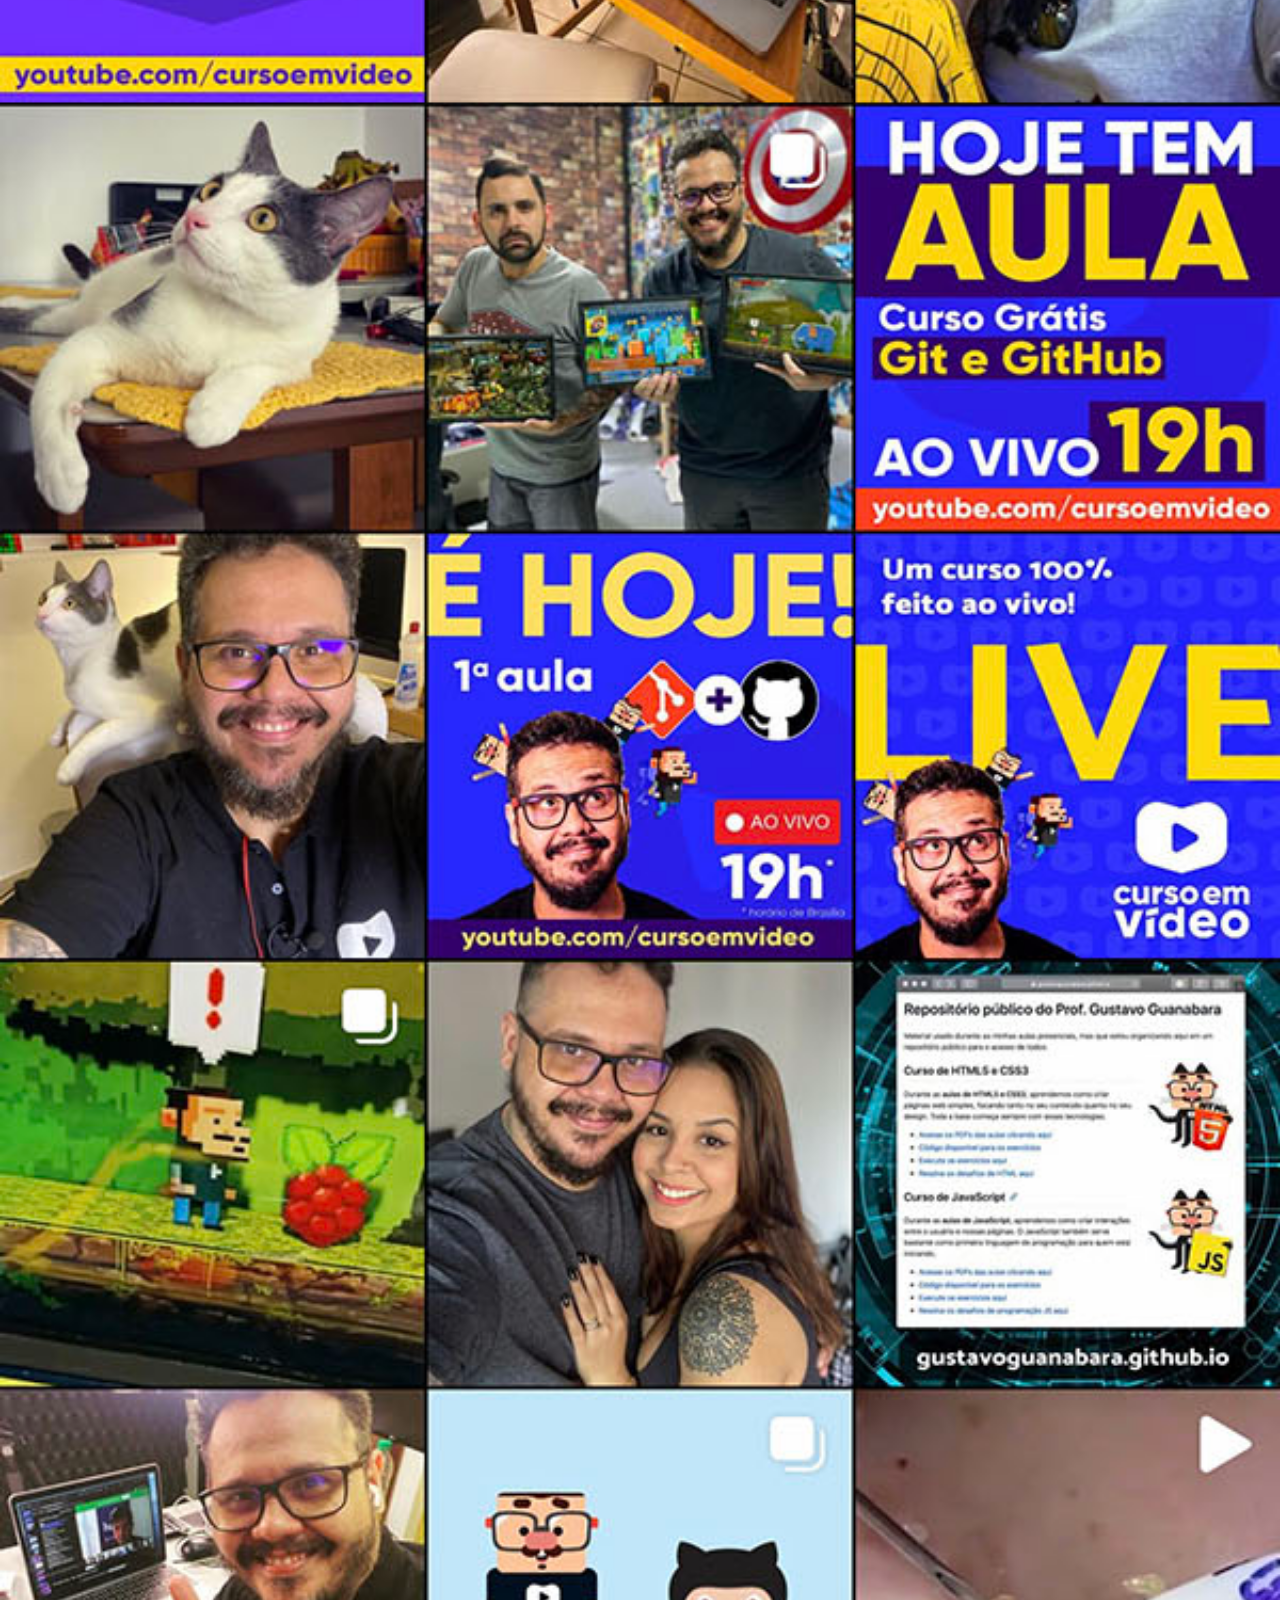
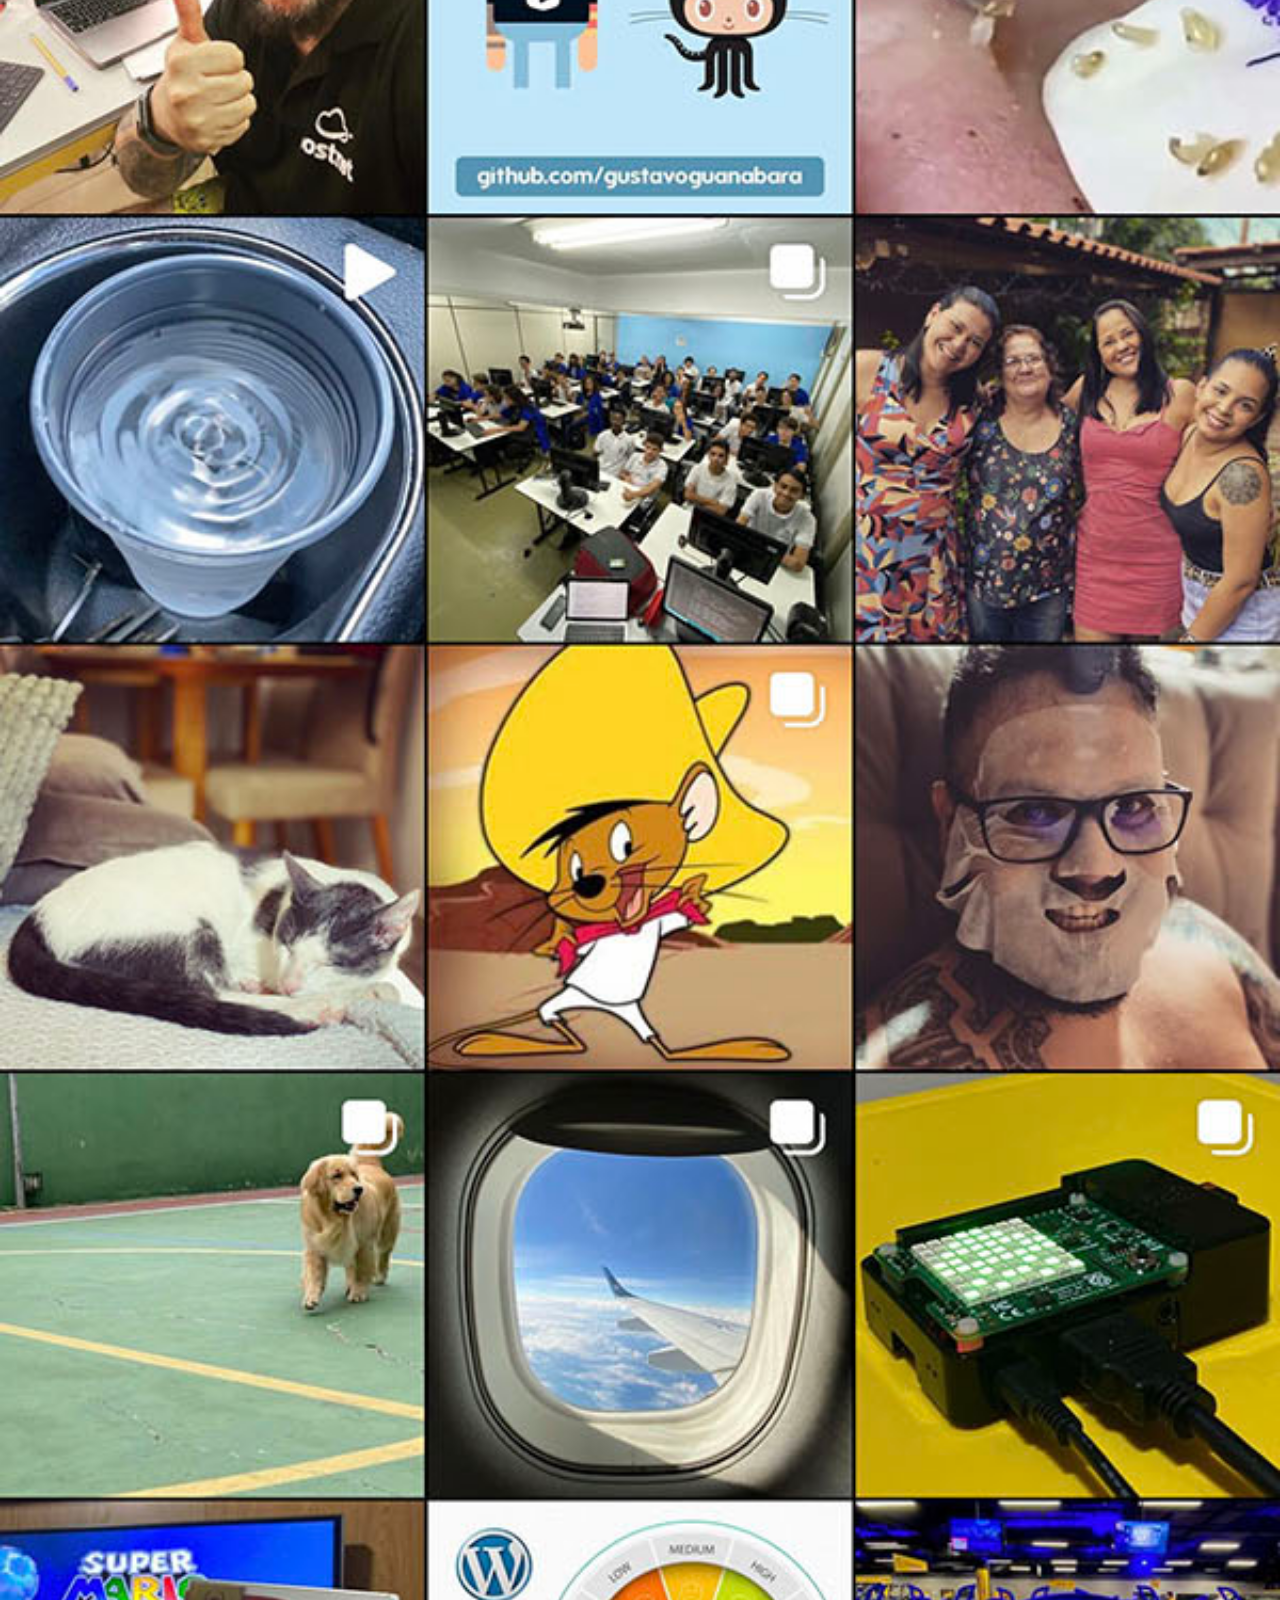
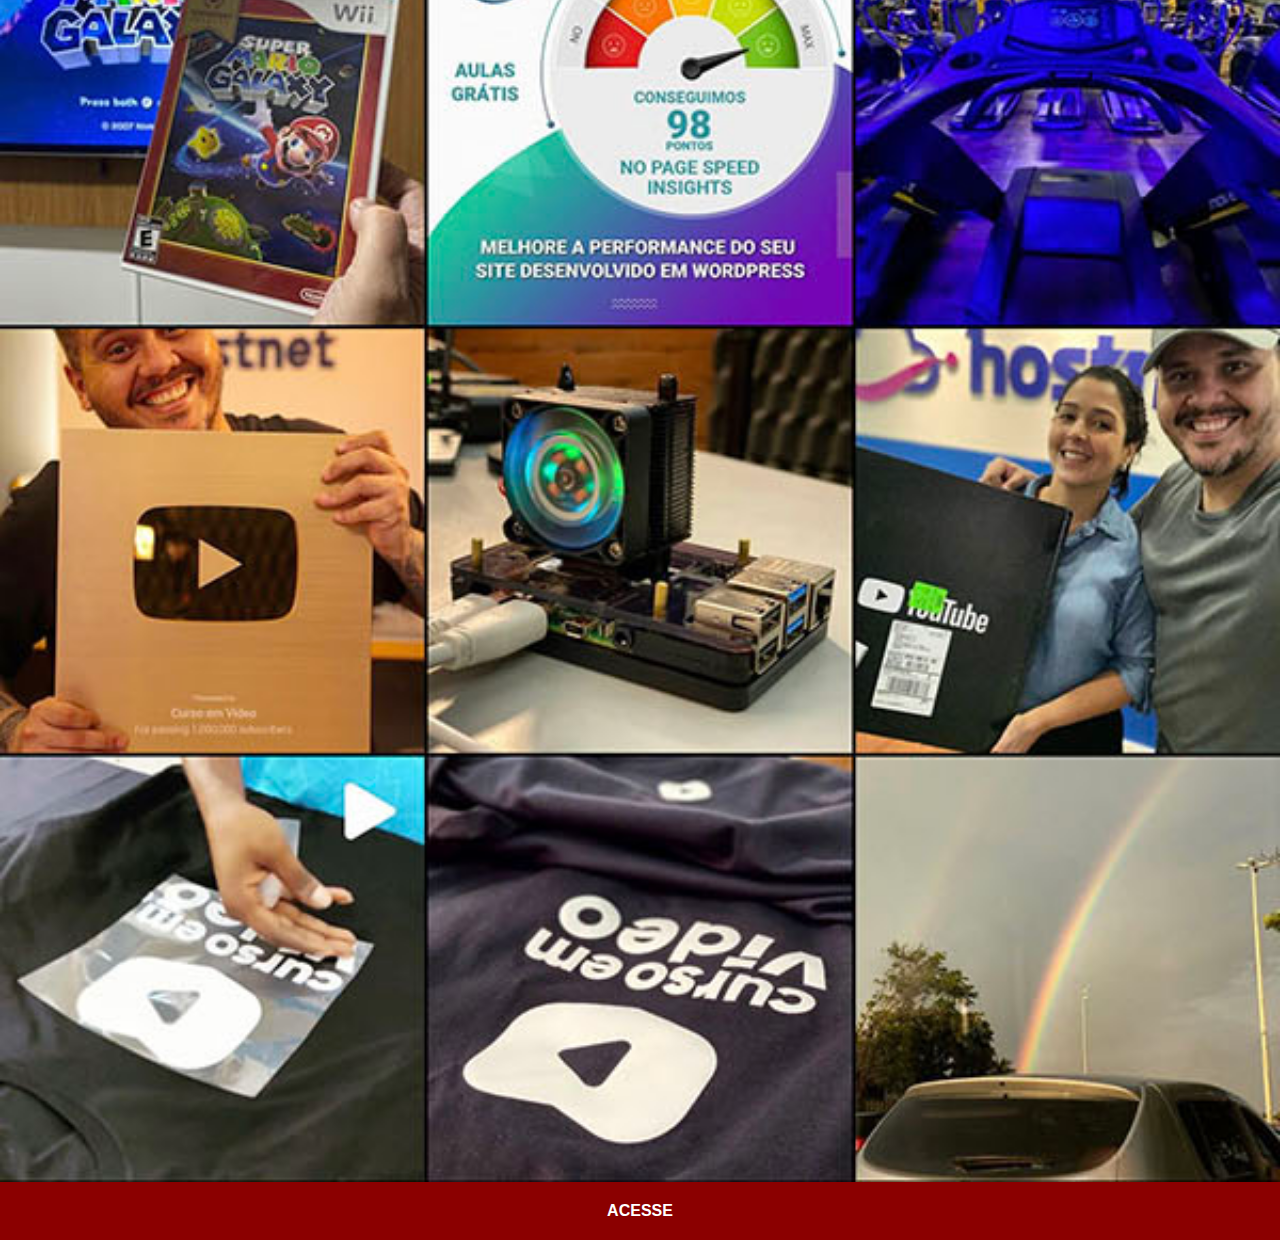
<file: instagram.html>
<html lang="pt-br">

<head>
    <meta charset="UTF-8">
    <meta http-equiv="X-UA-Compatible" content="IE=edge">
    <meta name="viewport" content="width=device-width, initial-scale=1.0">
    <link rel="stylesheet" href="./css/social.css">
    <title>Instagram</title>


</head>

<body>
    <img src="./img/tela-instagram.jpg" alt="youtube">
    <a href="http://www.instagram.com" target="_blank">ACESSE</a>
</body>

</html>
</file>
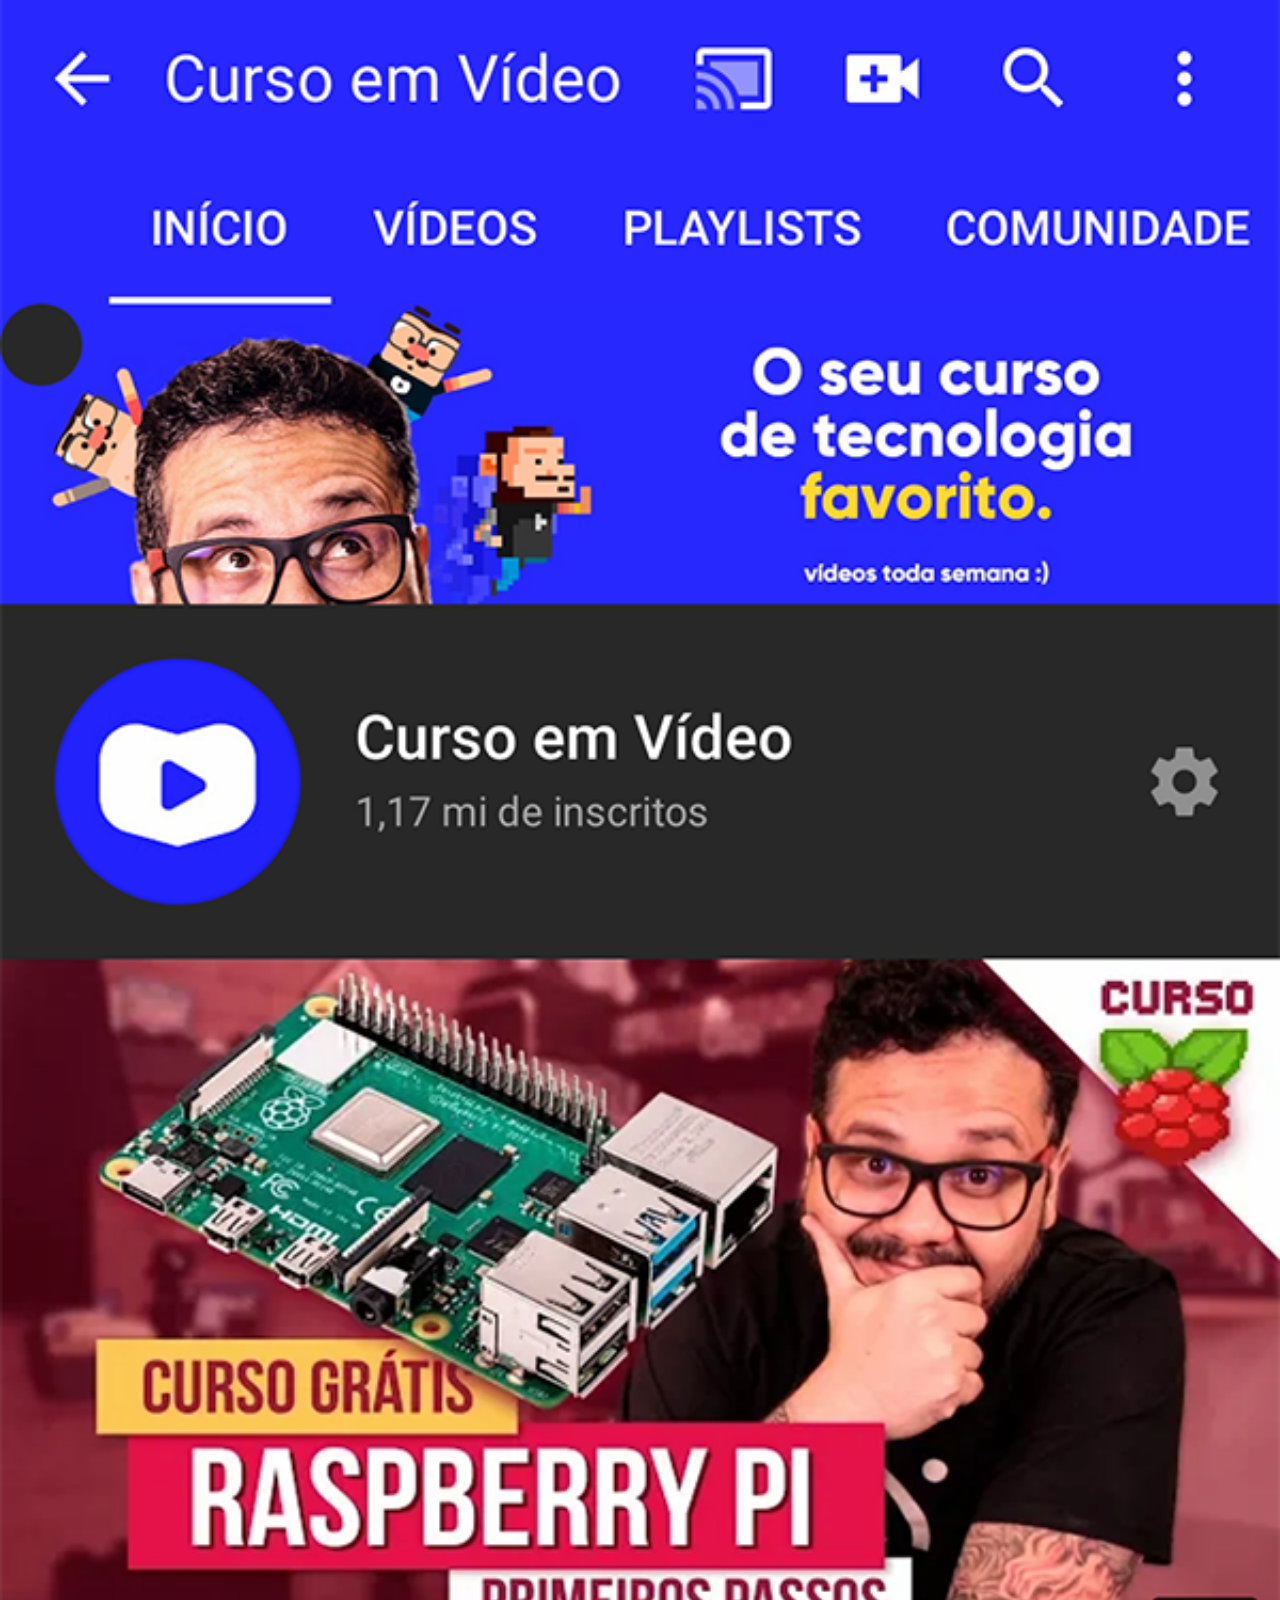
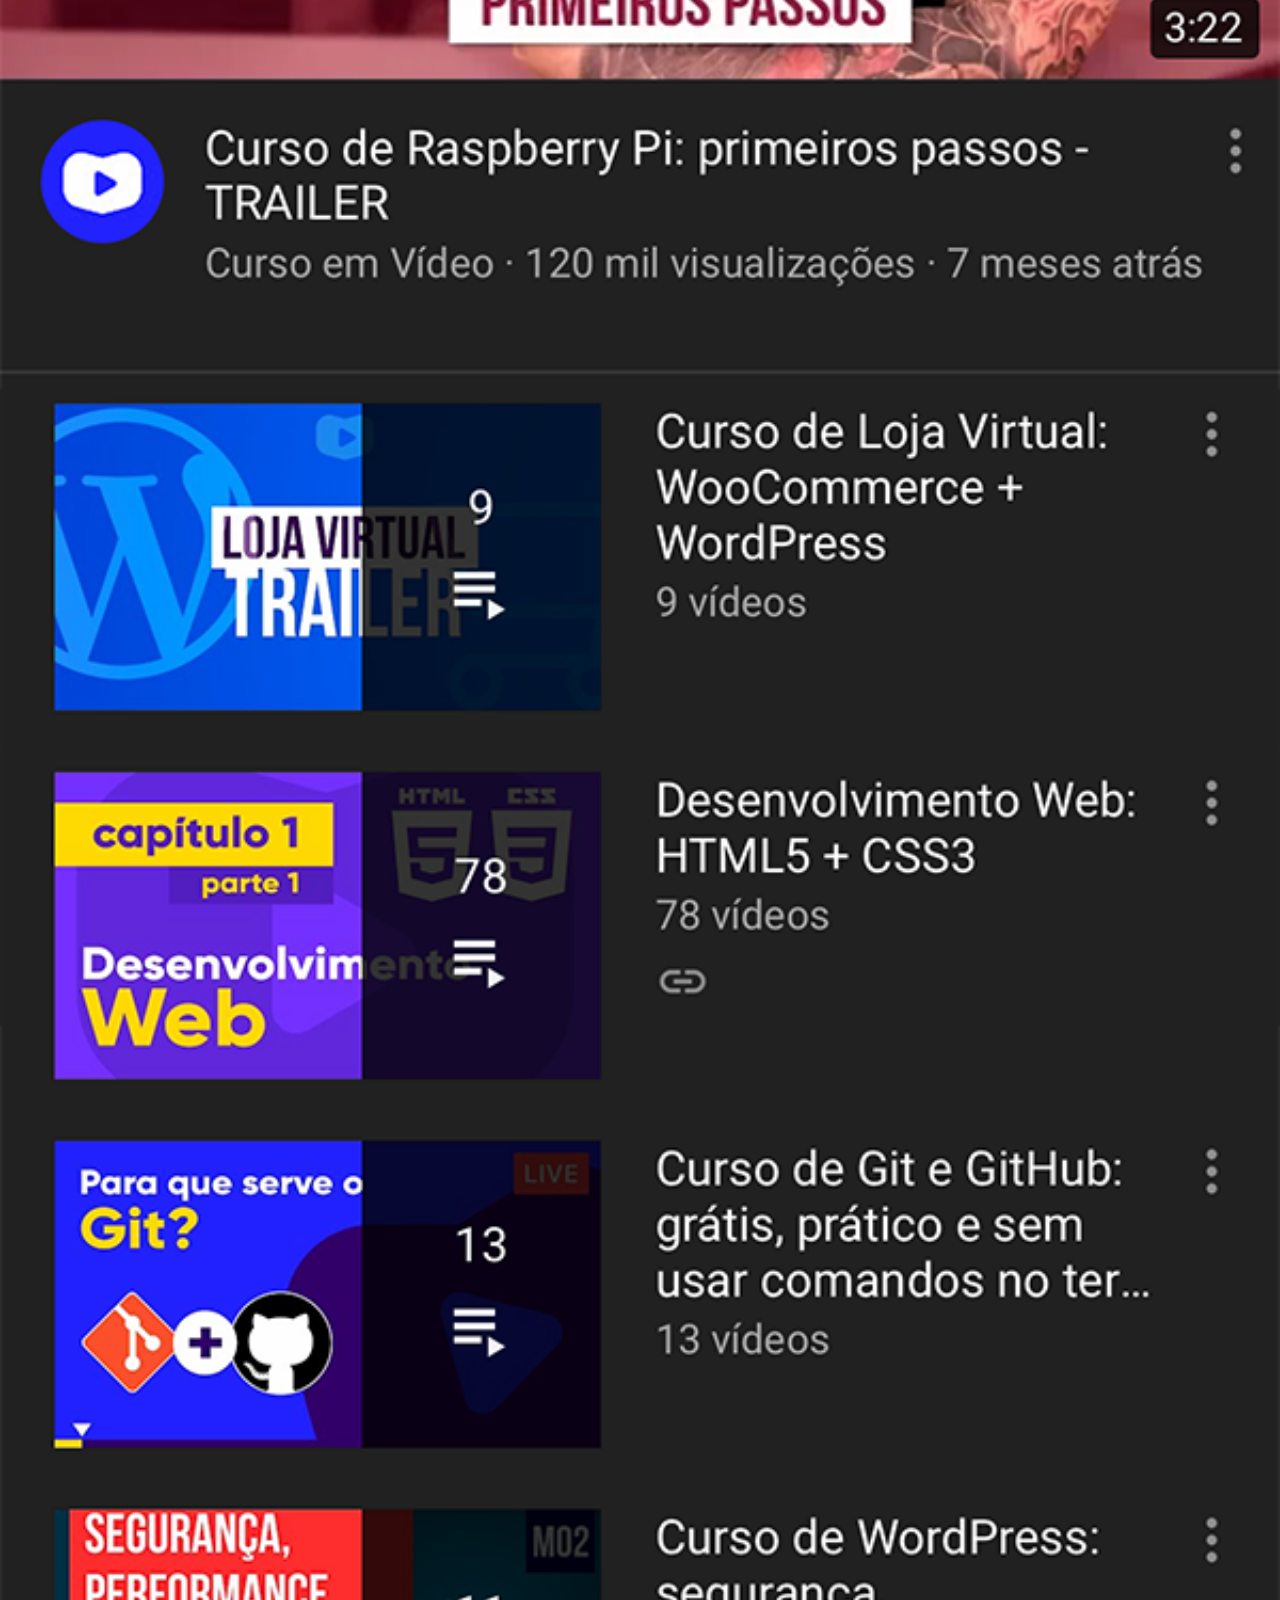
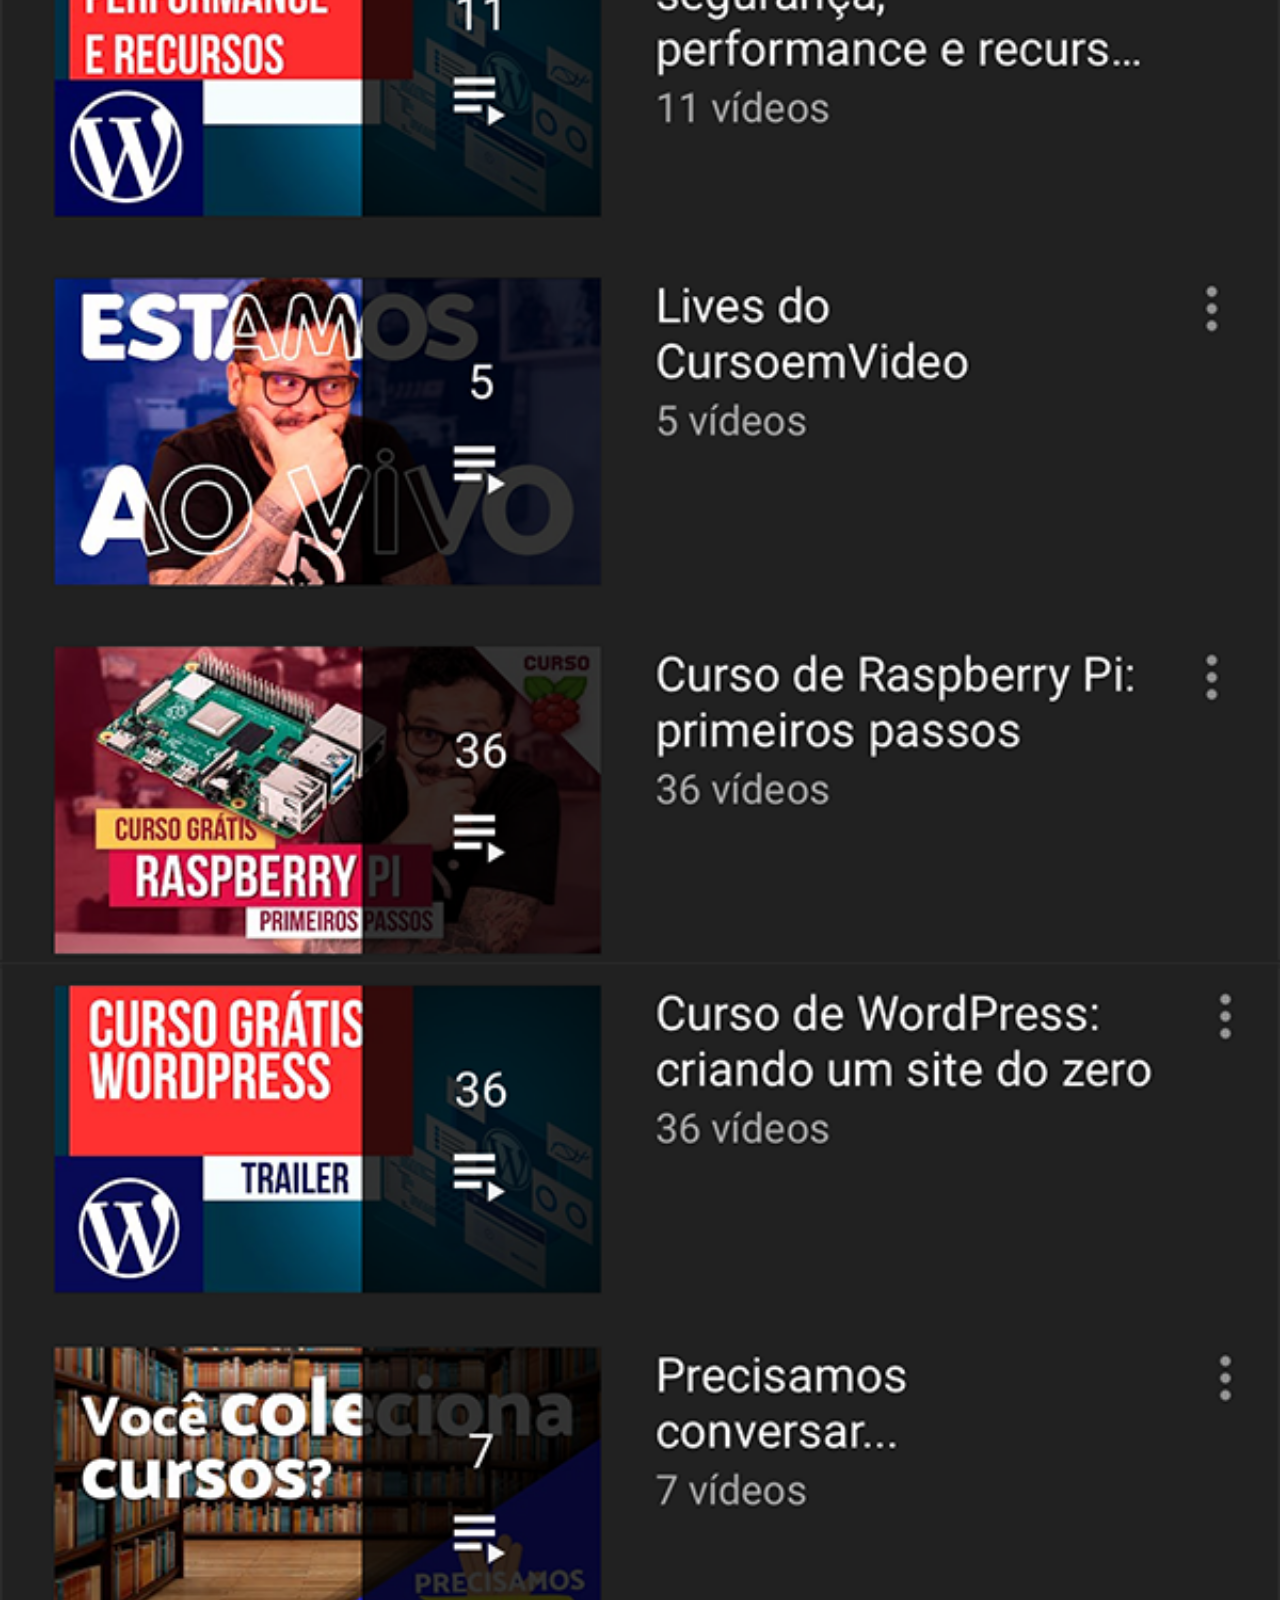
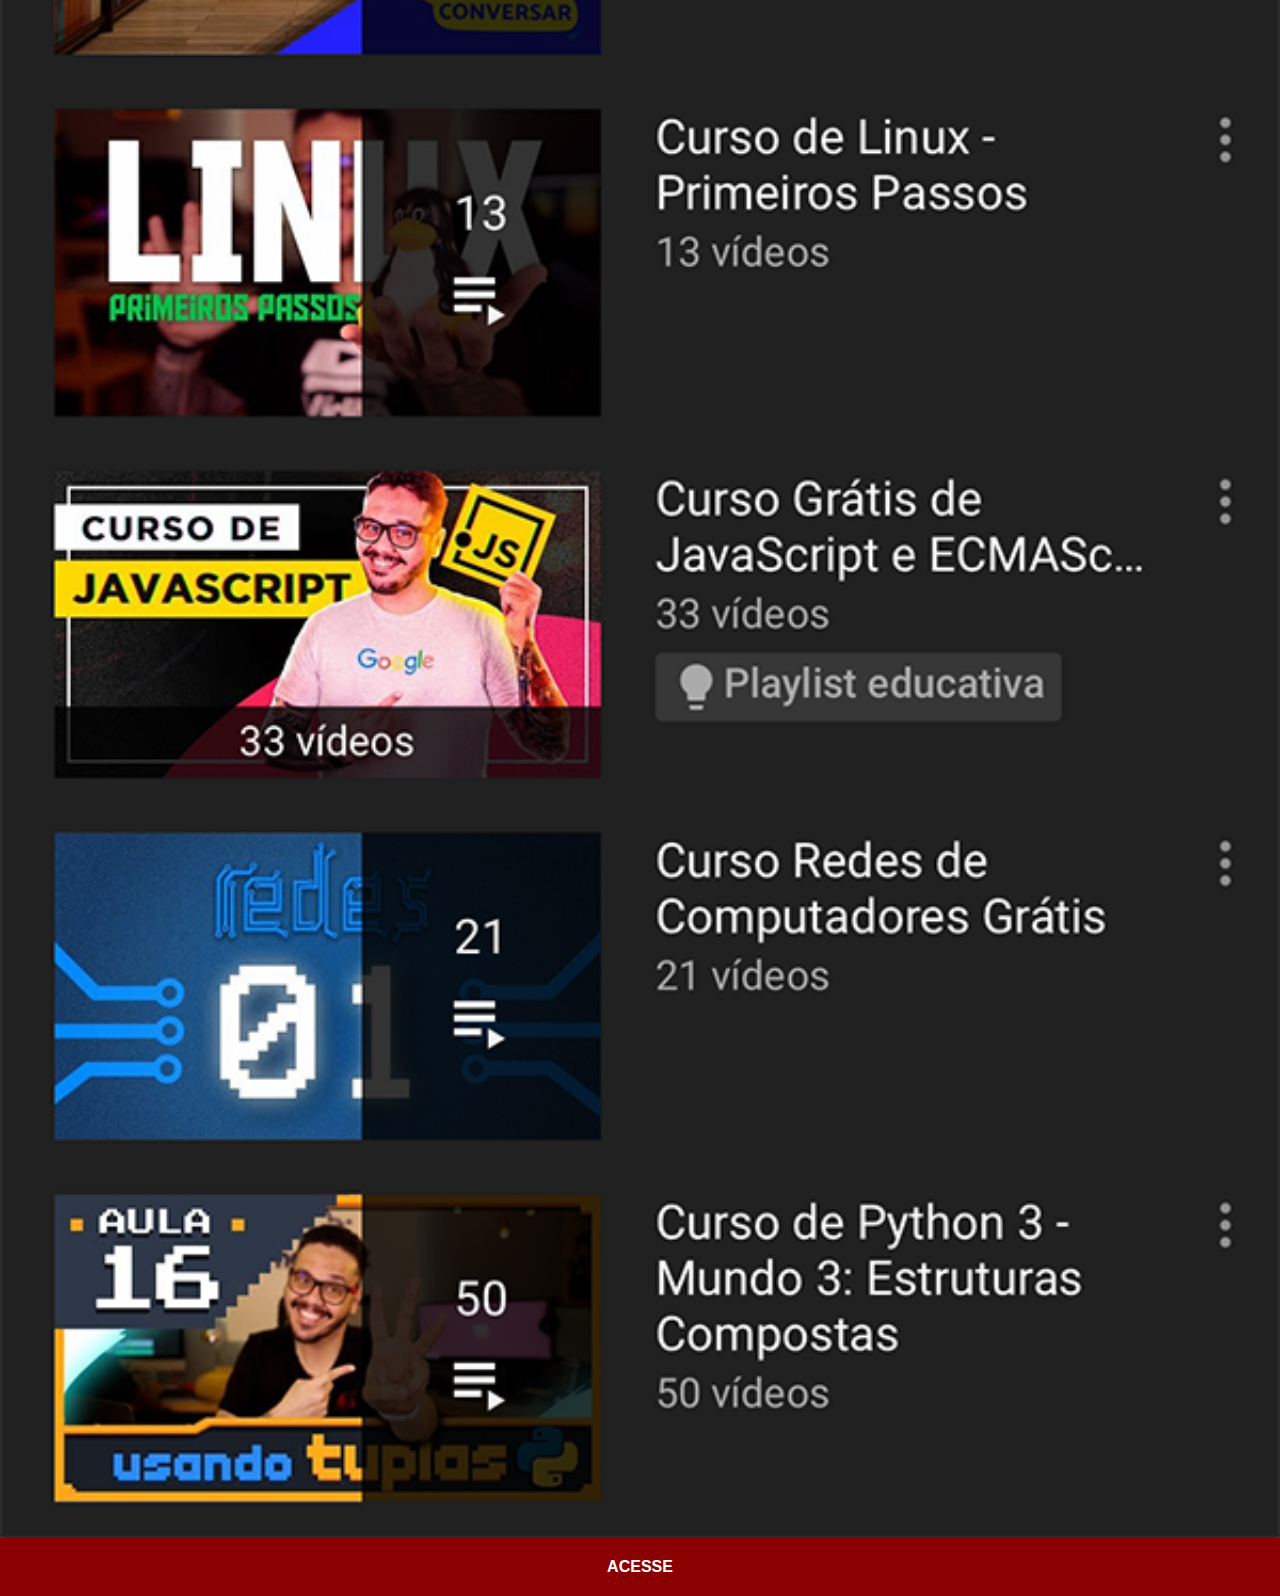
<file: linkedin.html>
<html lang="pt-br">

<head>
    <meta charset="UTF-8">
    <meta http-equiv="X-UA-Compatible" content="IE=edge">
    <meta name="viewport" content="width=device-width, initial-scale=1.0">
    <link rel="stylesheet" href="./css/social.css">
    <title>Linkedin</title>


</head>

<body>
    <img src="./img/tela-youtube.png" alt="linkedin">
    <a href="https://www.linkedin.com/in/ednardo-lopes-93a92519b/" target="_blank">ACESSE</a>
</body>

</html>
</file>
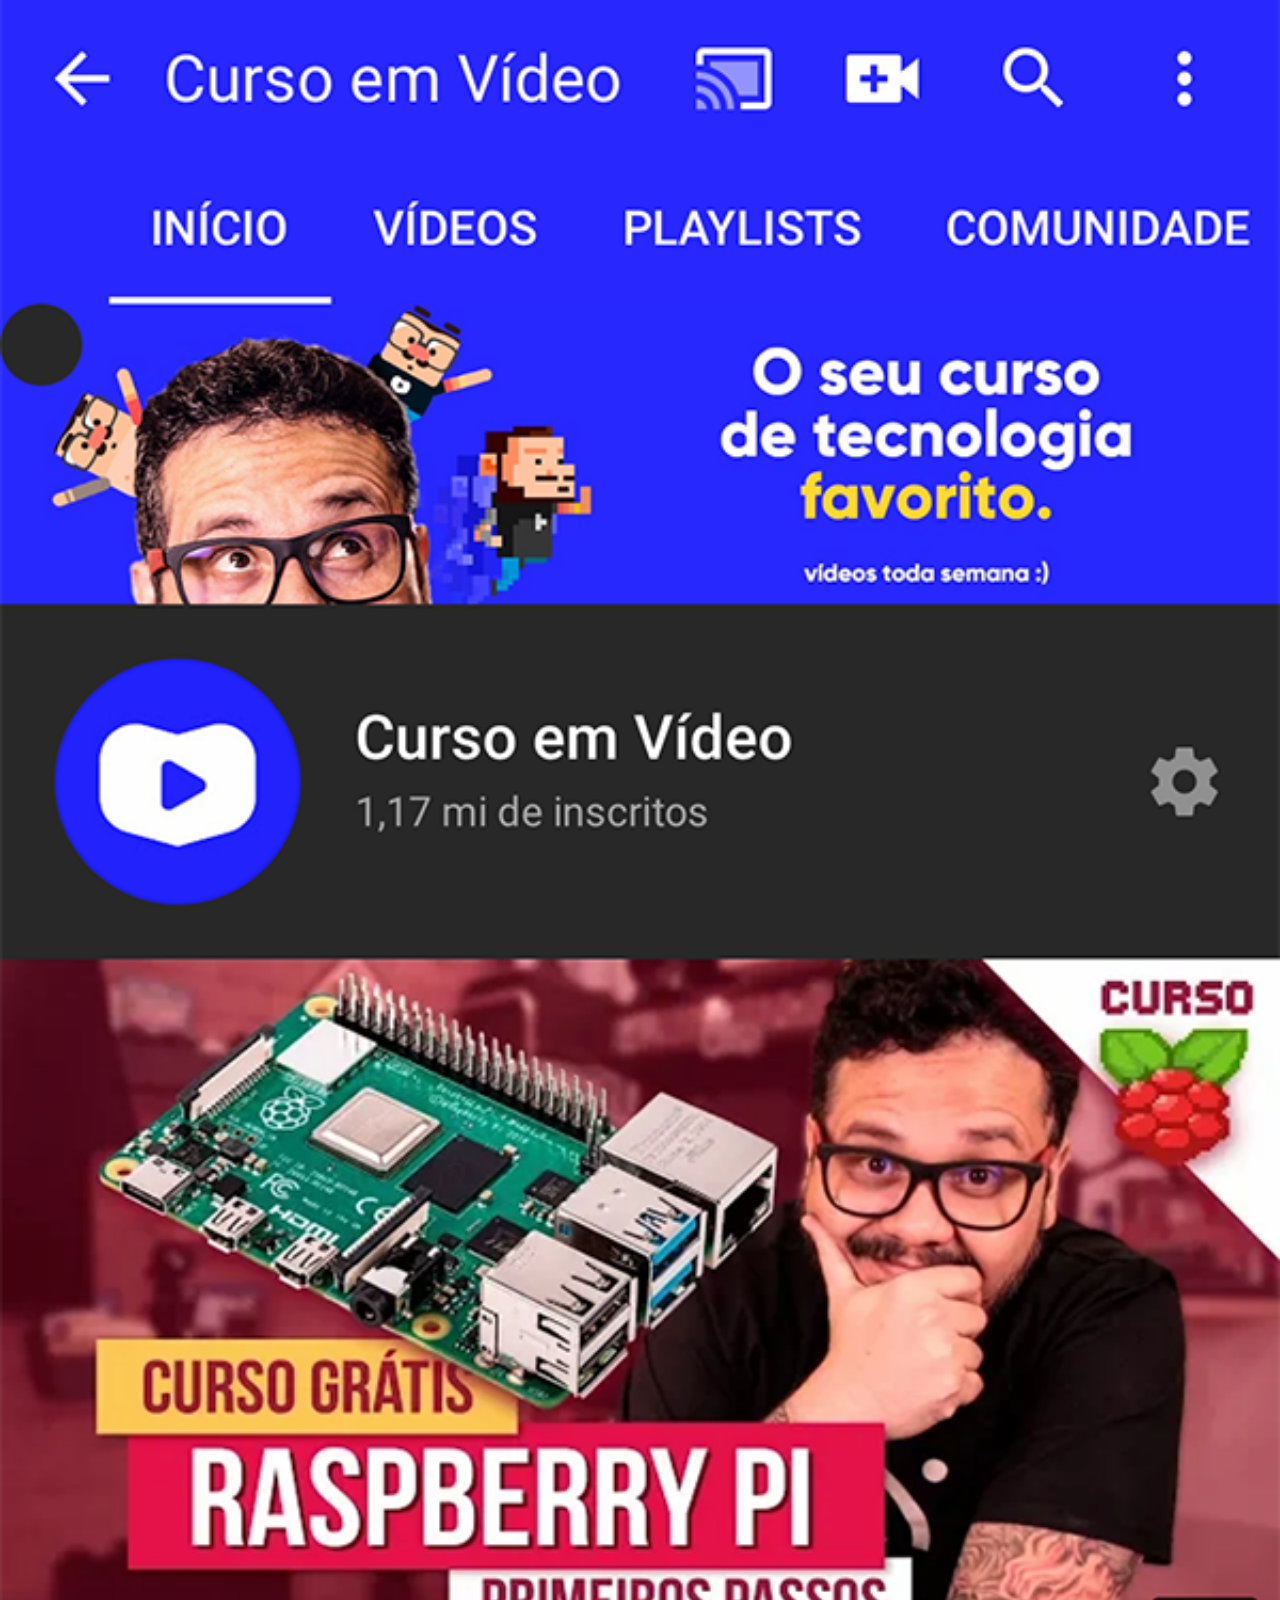
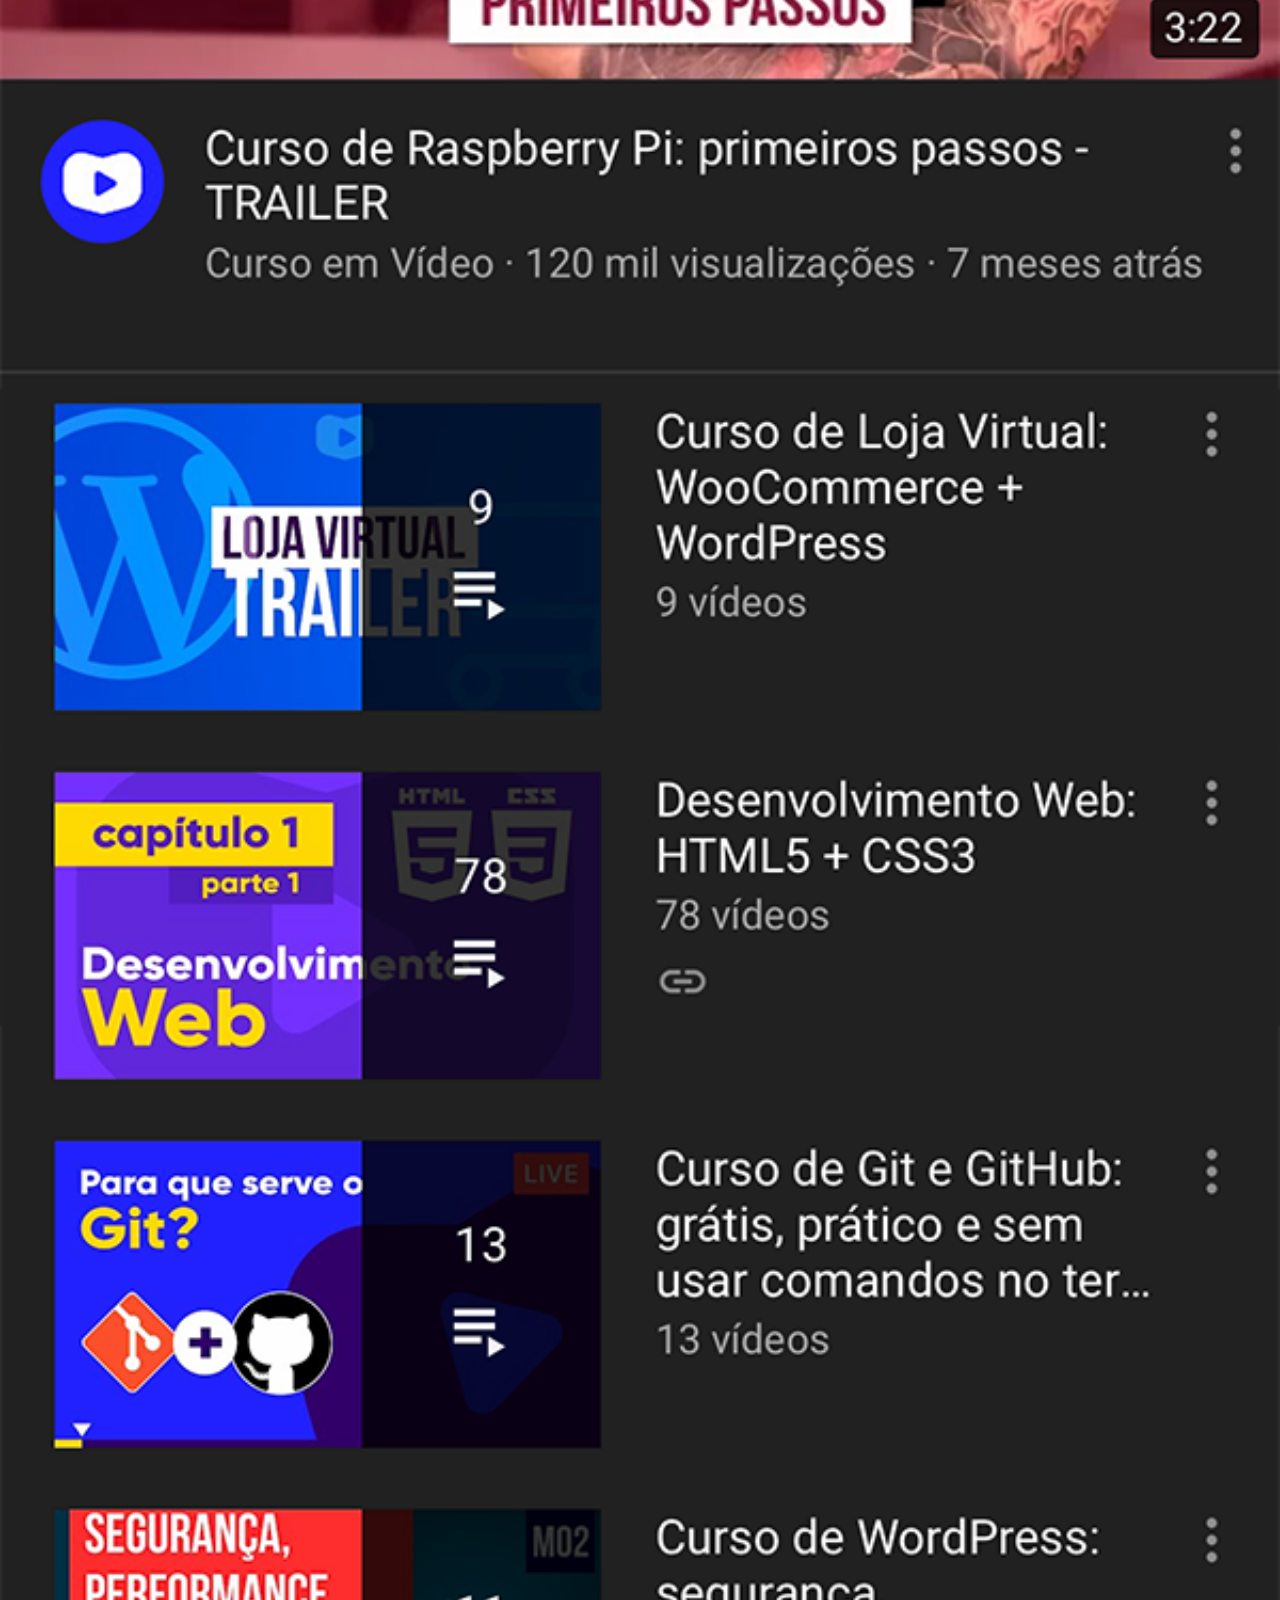
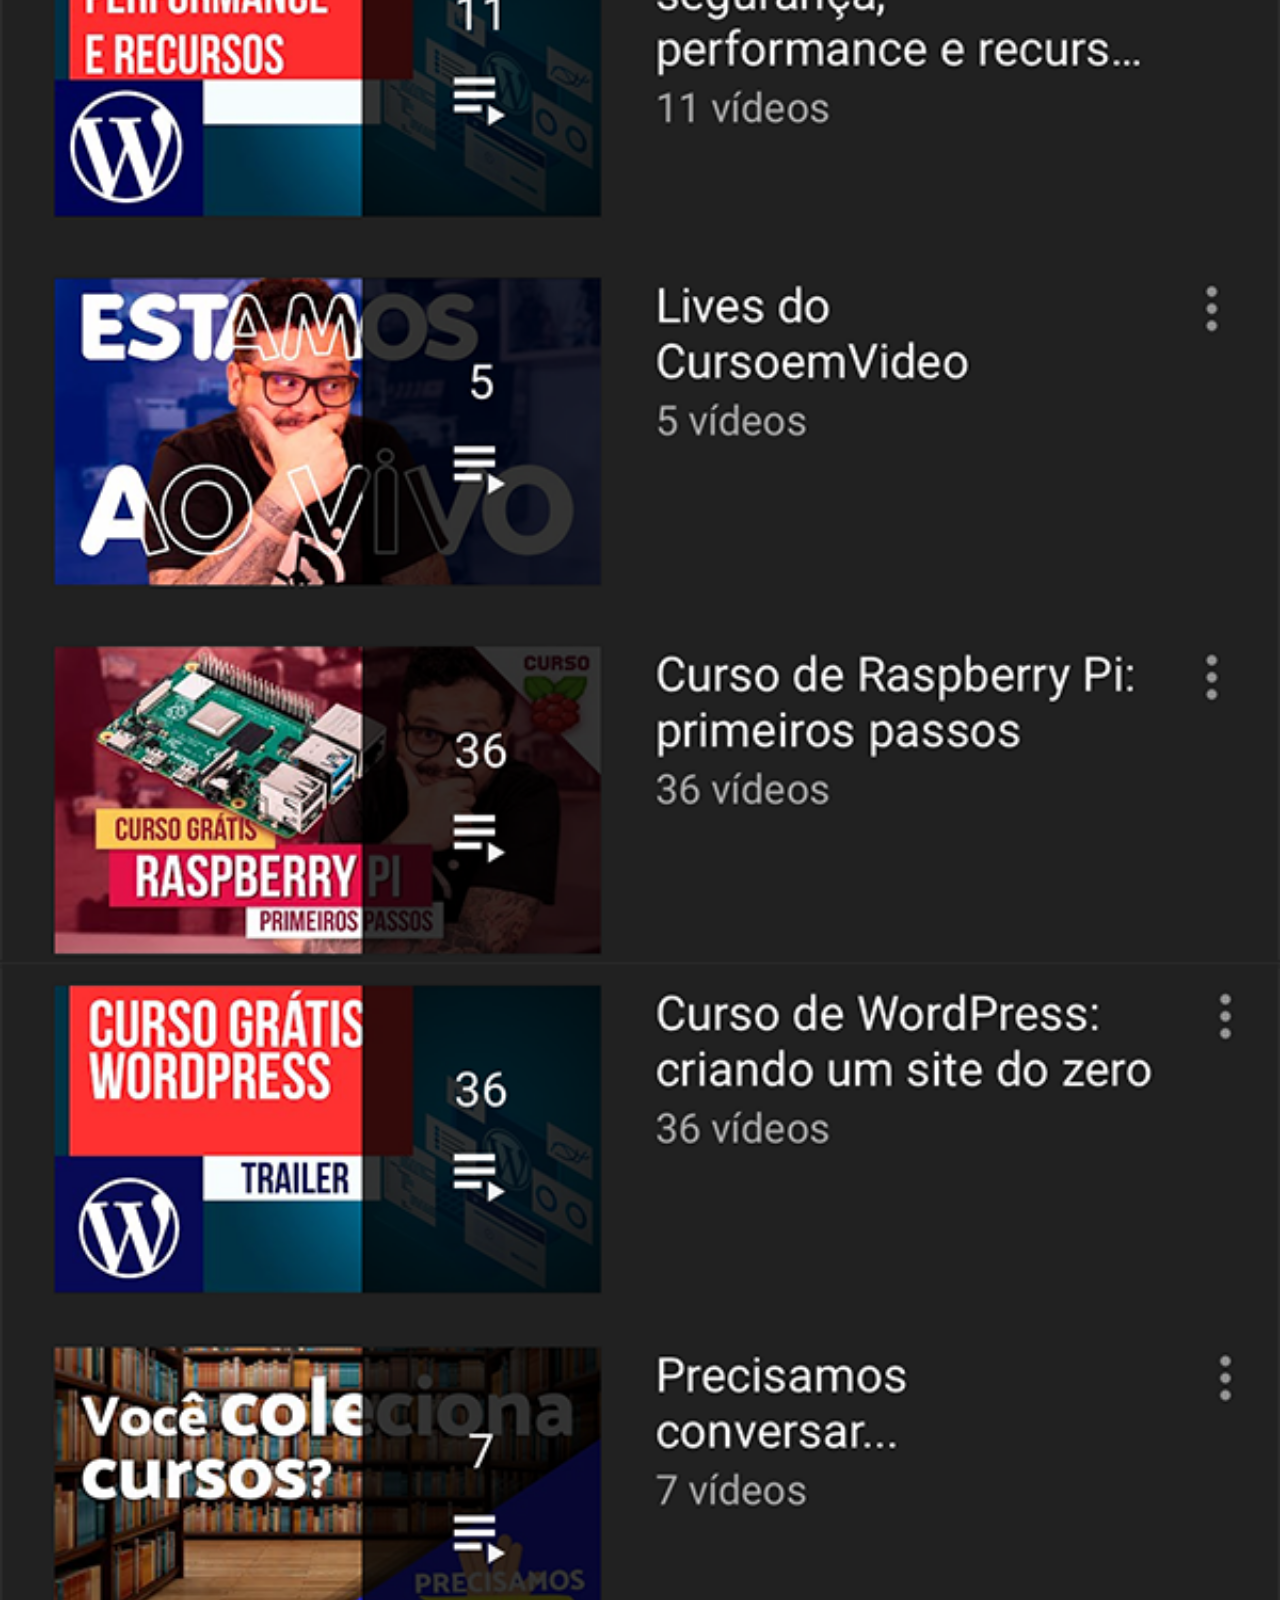
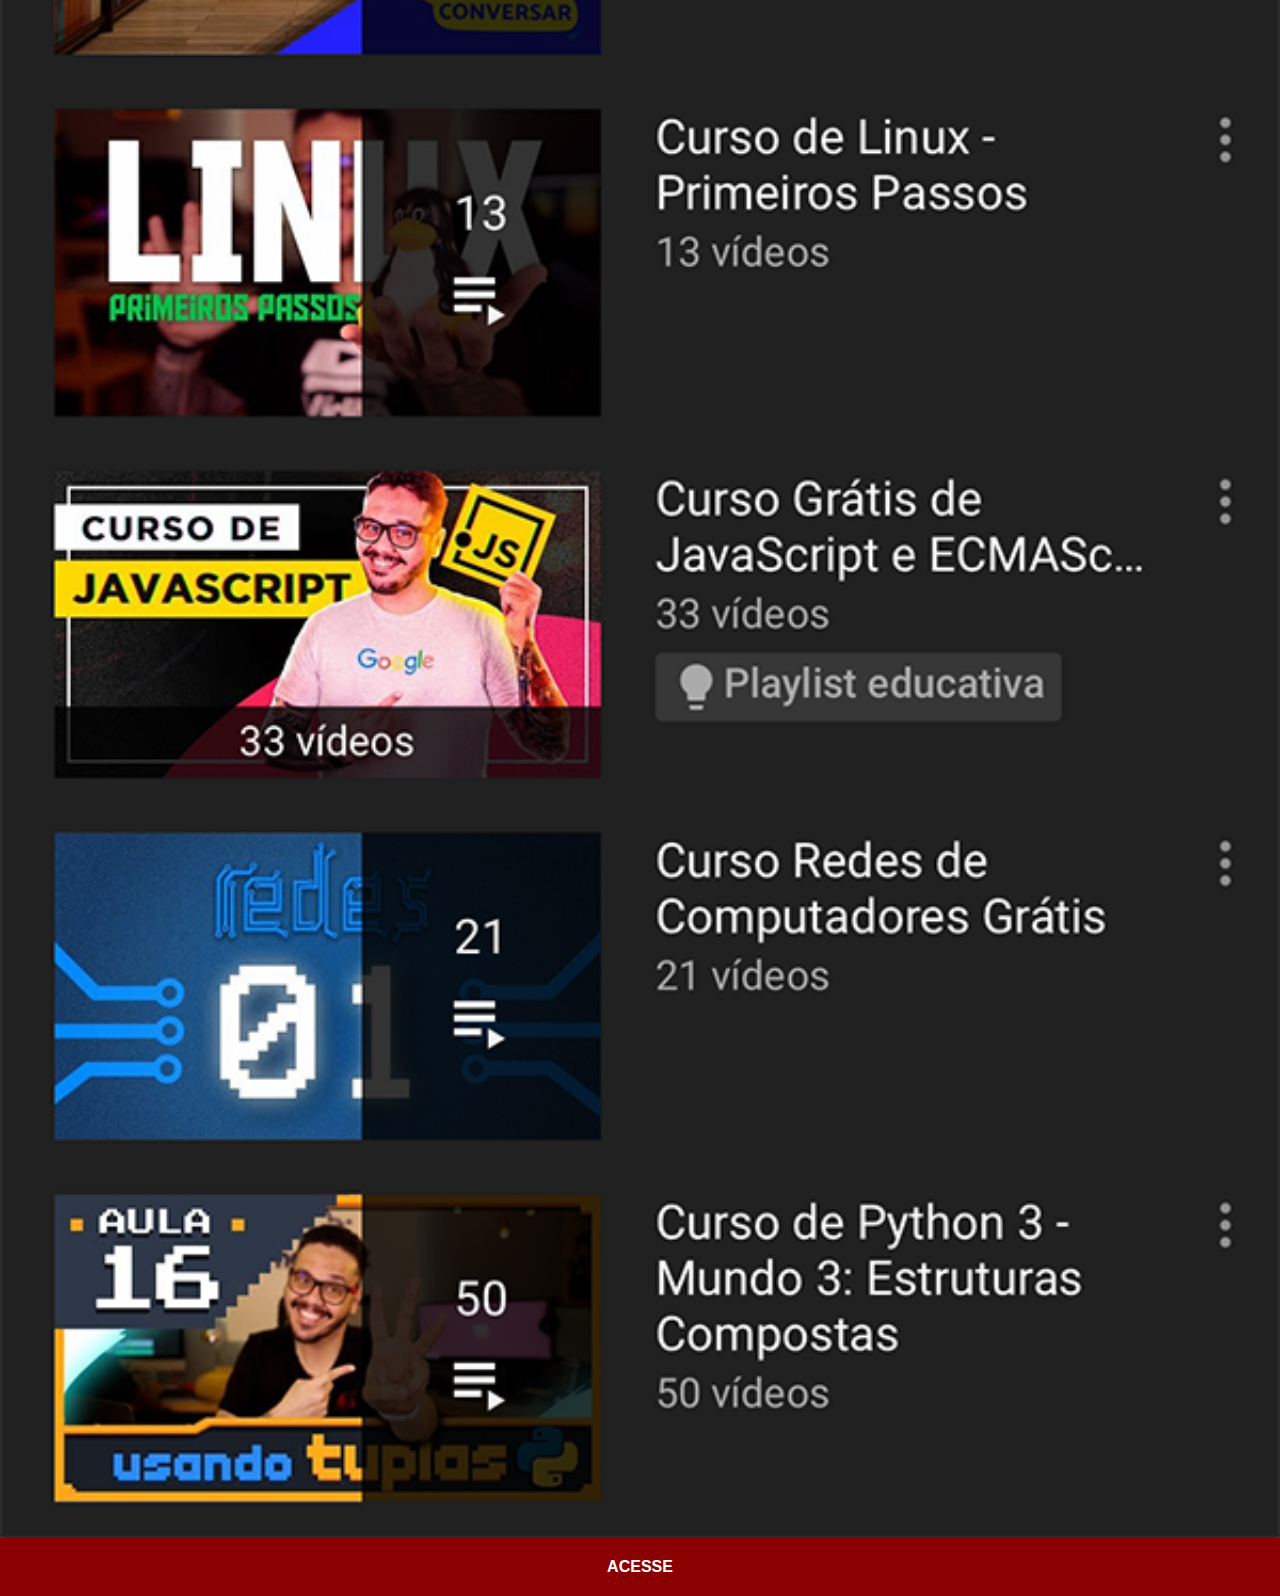
<file: youtube.html>
<html lang="pt-br">
<head>
    <meta charset="UTF-8">
    <meta http-equiv="X-UA-Compatible" content="IE=edge">
    <meta name="viewport" content="width=device-width, initial-scale=1.0">
    <link rel="stylesheet" href="./css/social.css">
    <title>YouTube</title>


</head>
<body>
    <img src="./img/tela-youtube.png" alt="youtube">
    <a href="http://www.youtube.com" target="_blank">ACESSE</a>
</body>
</html>
</file>
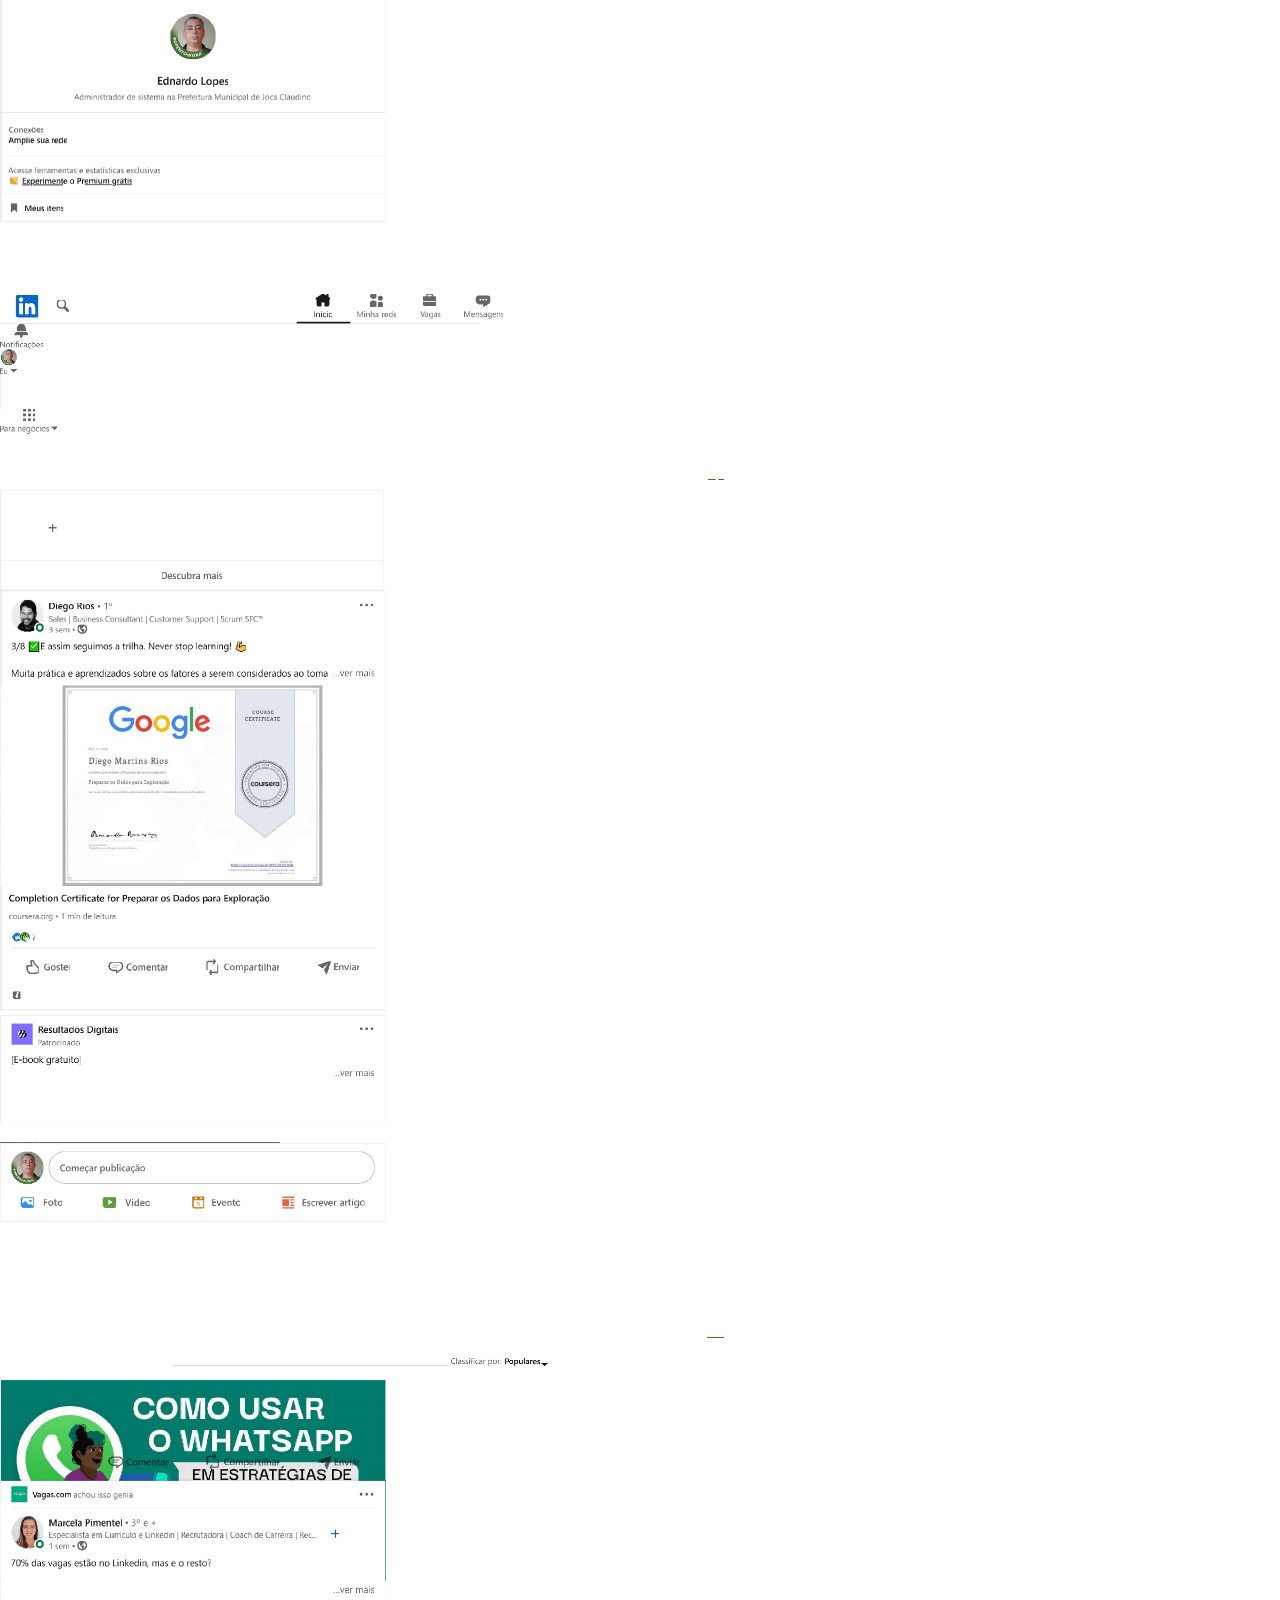
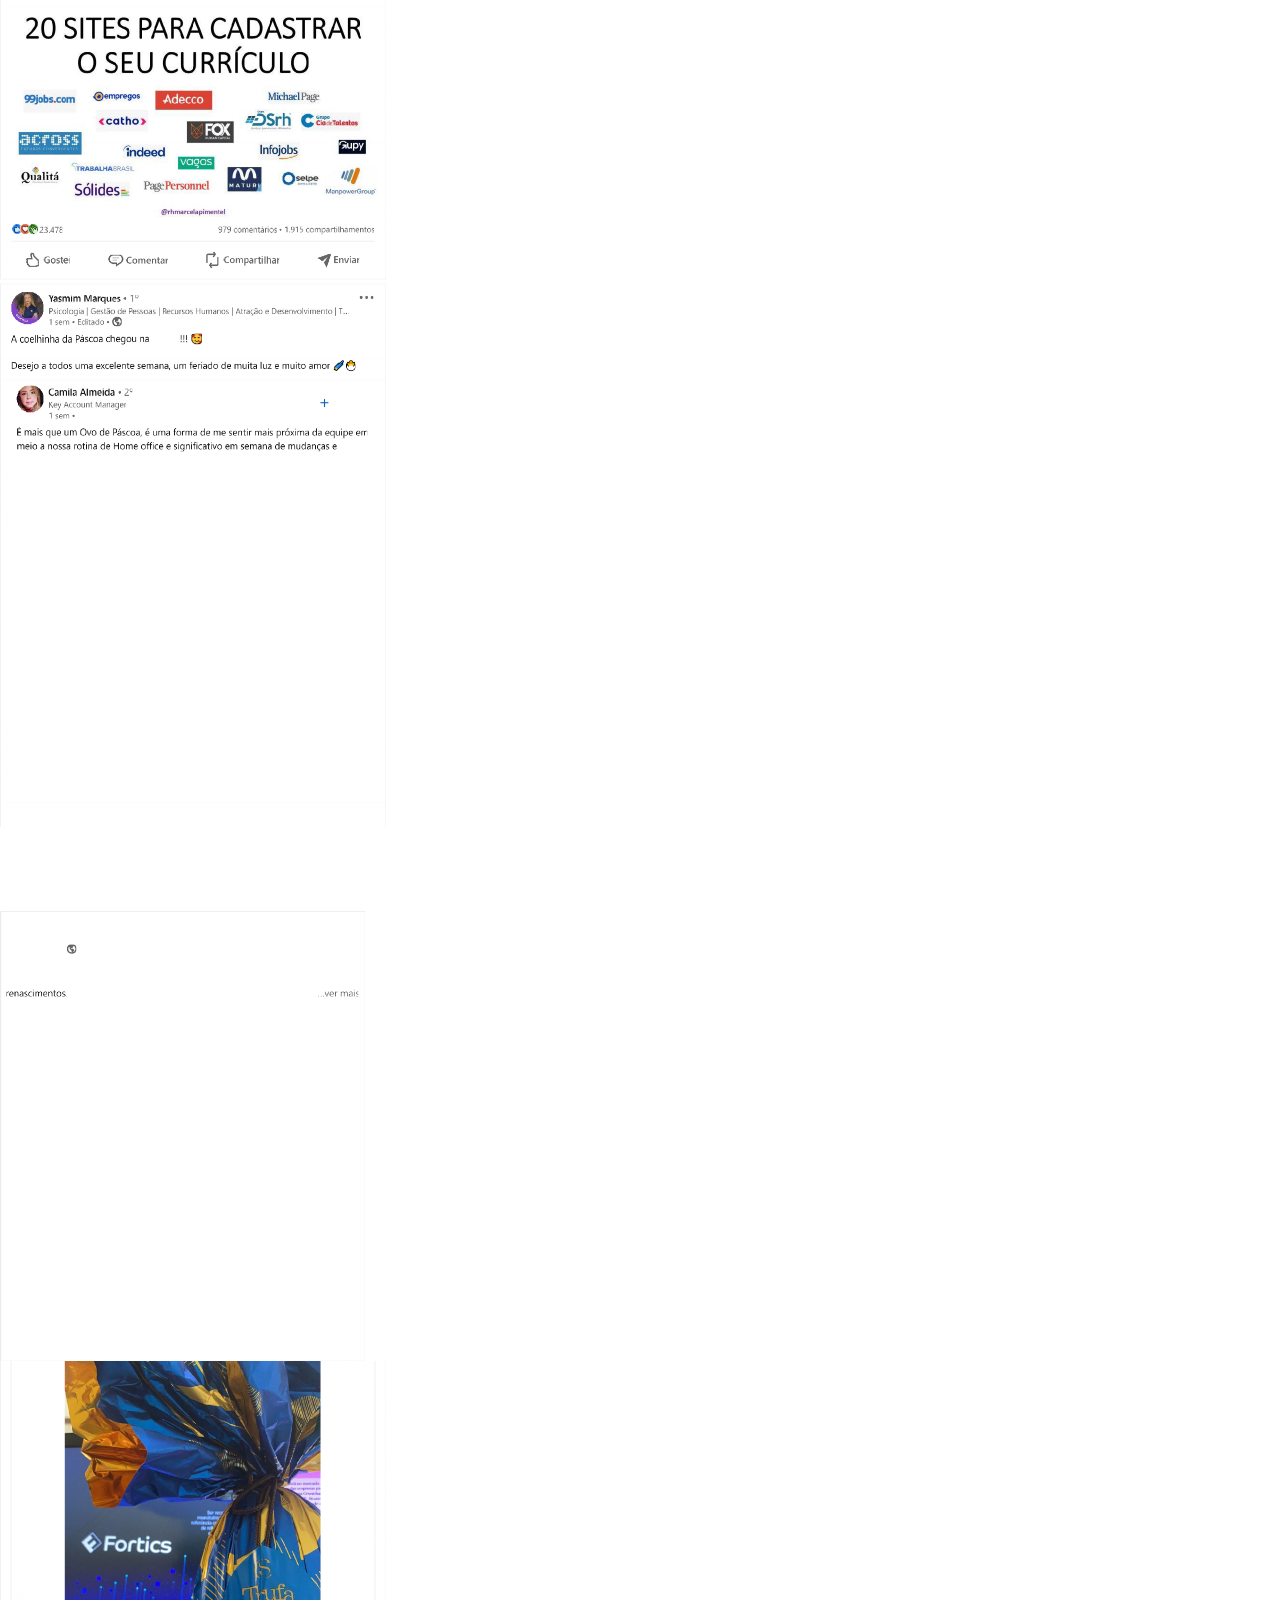
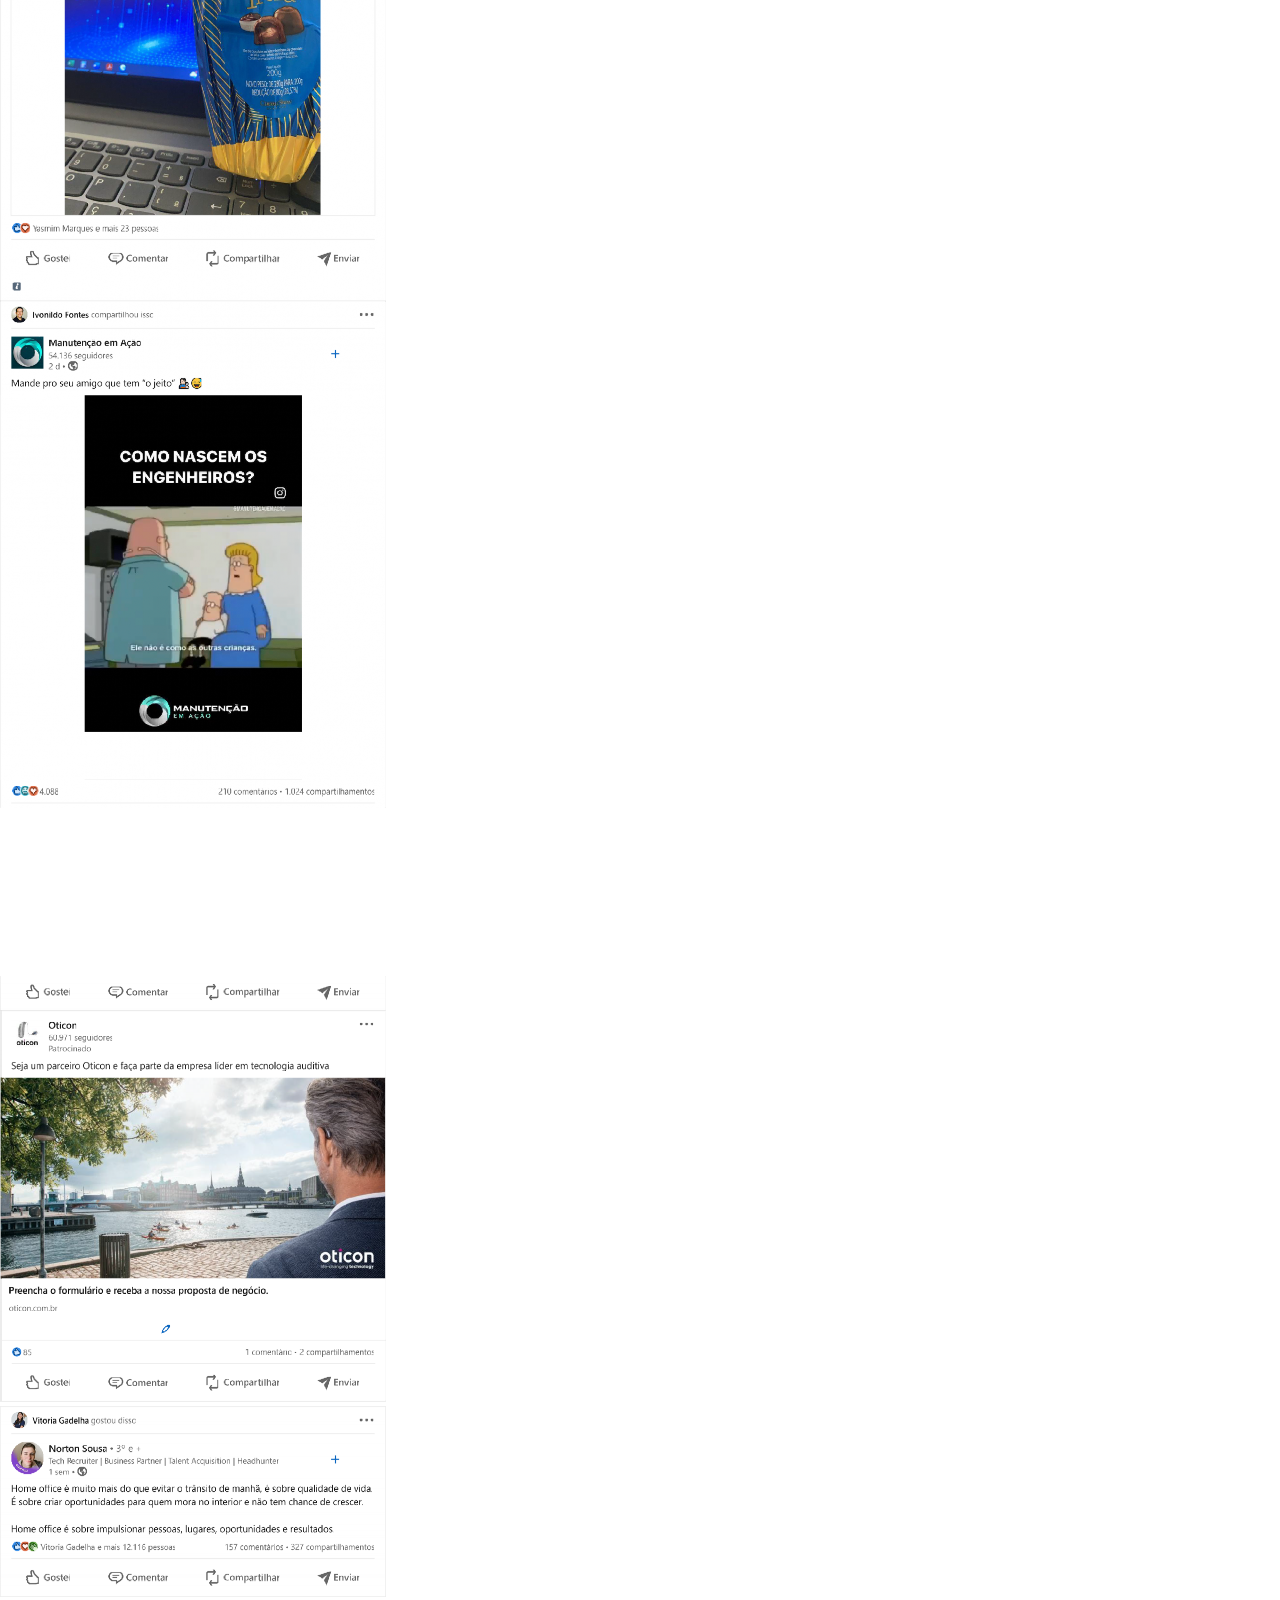
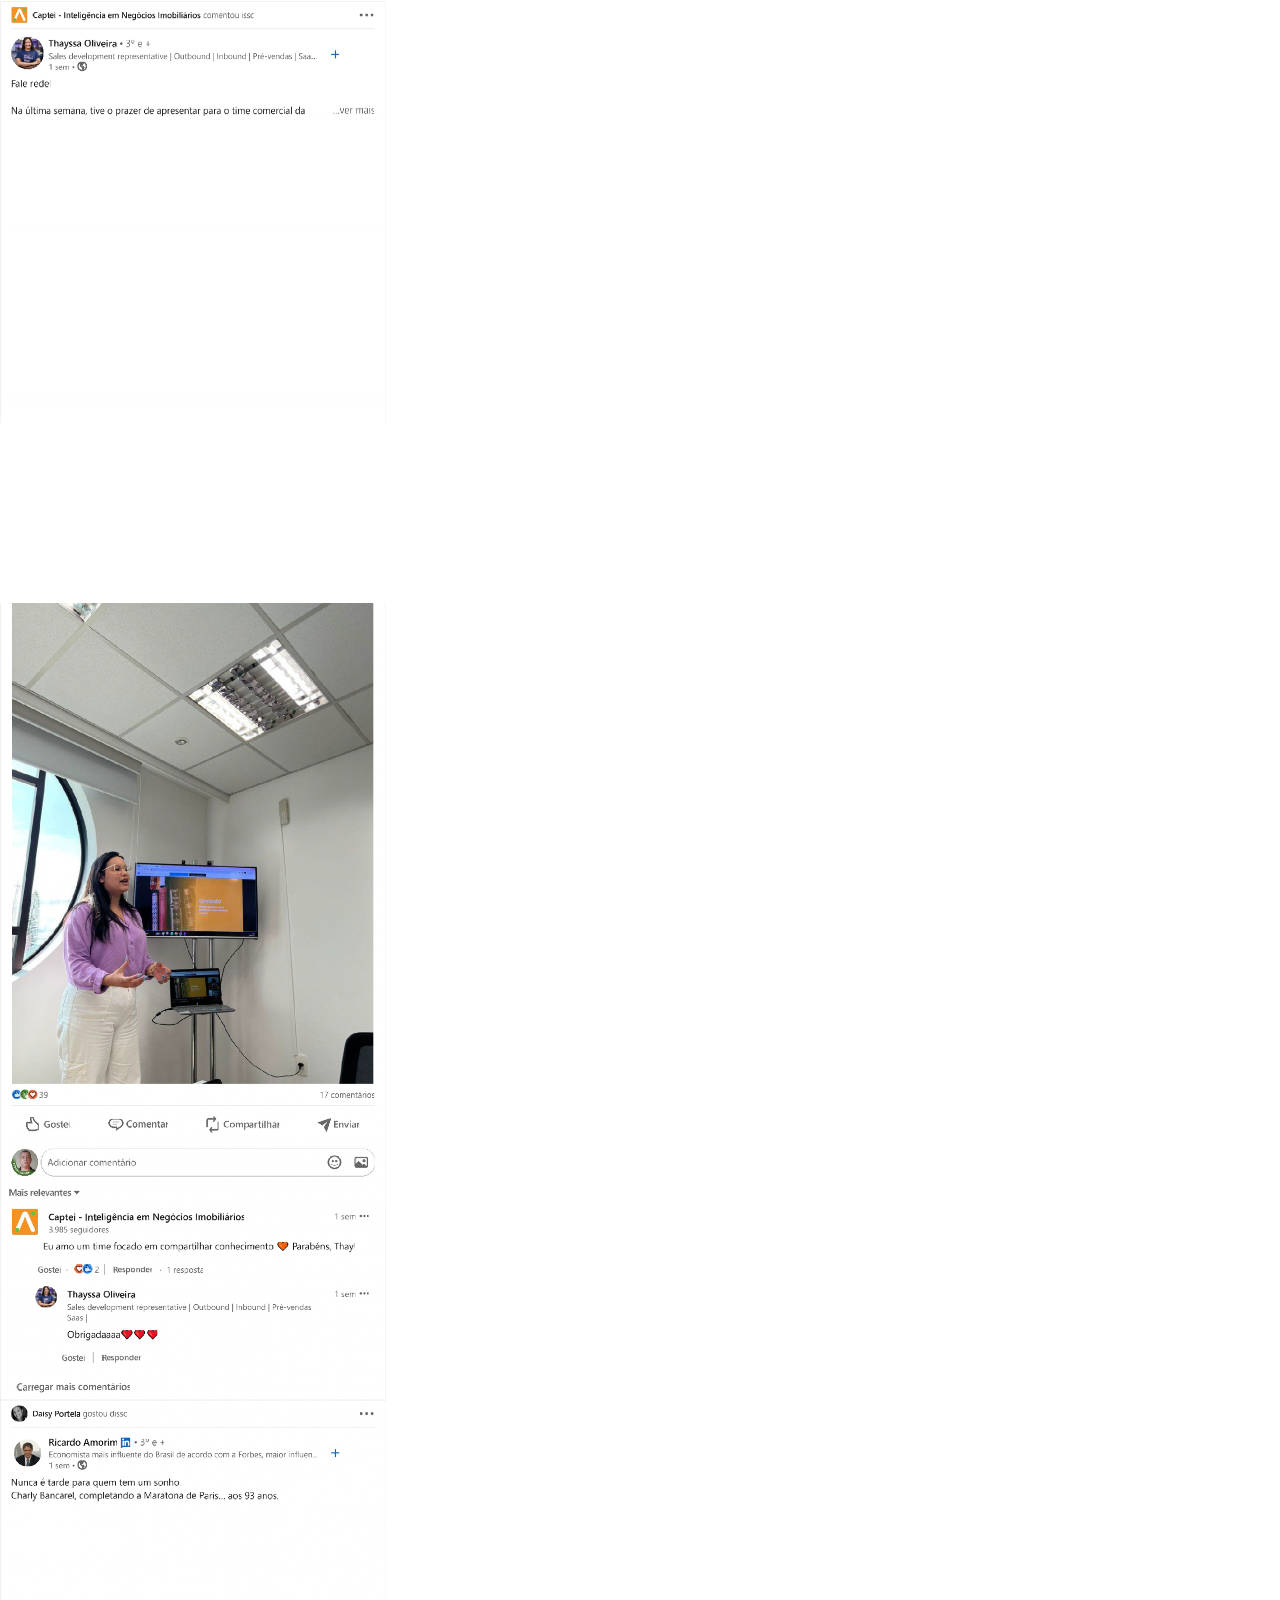
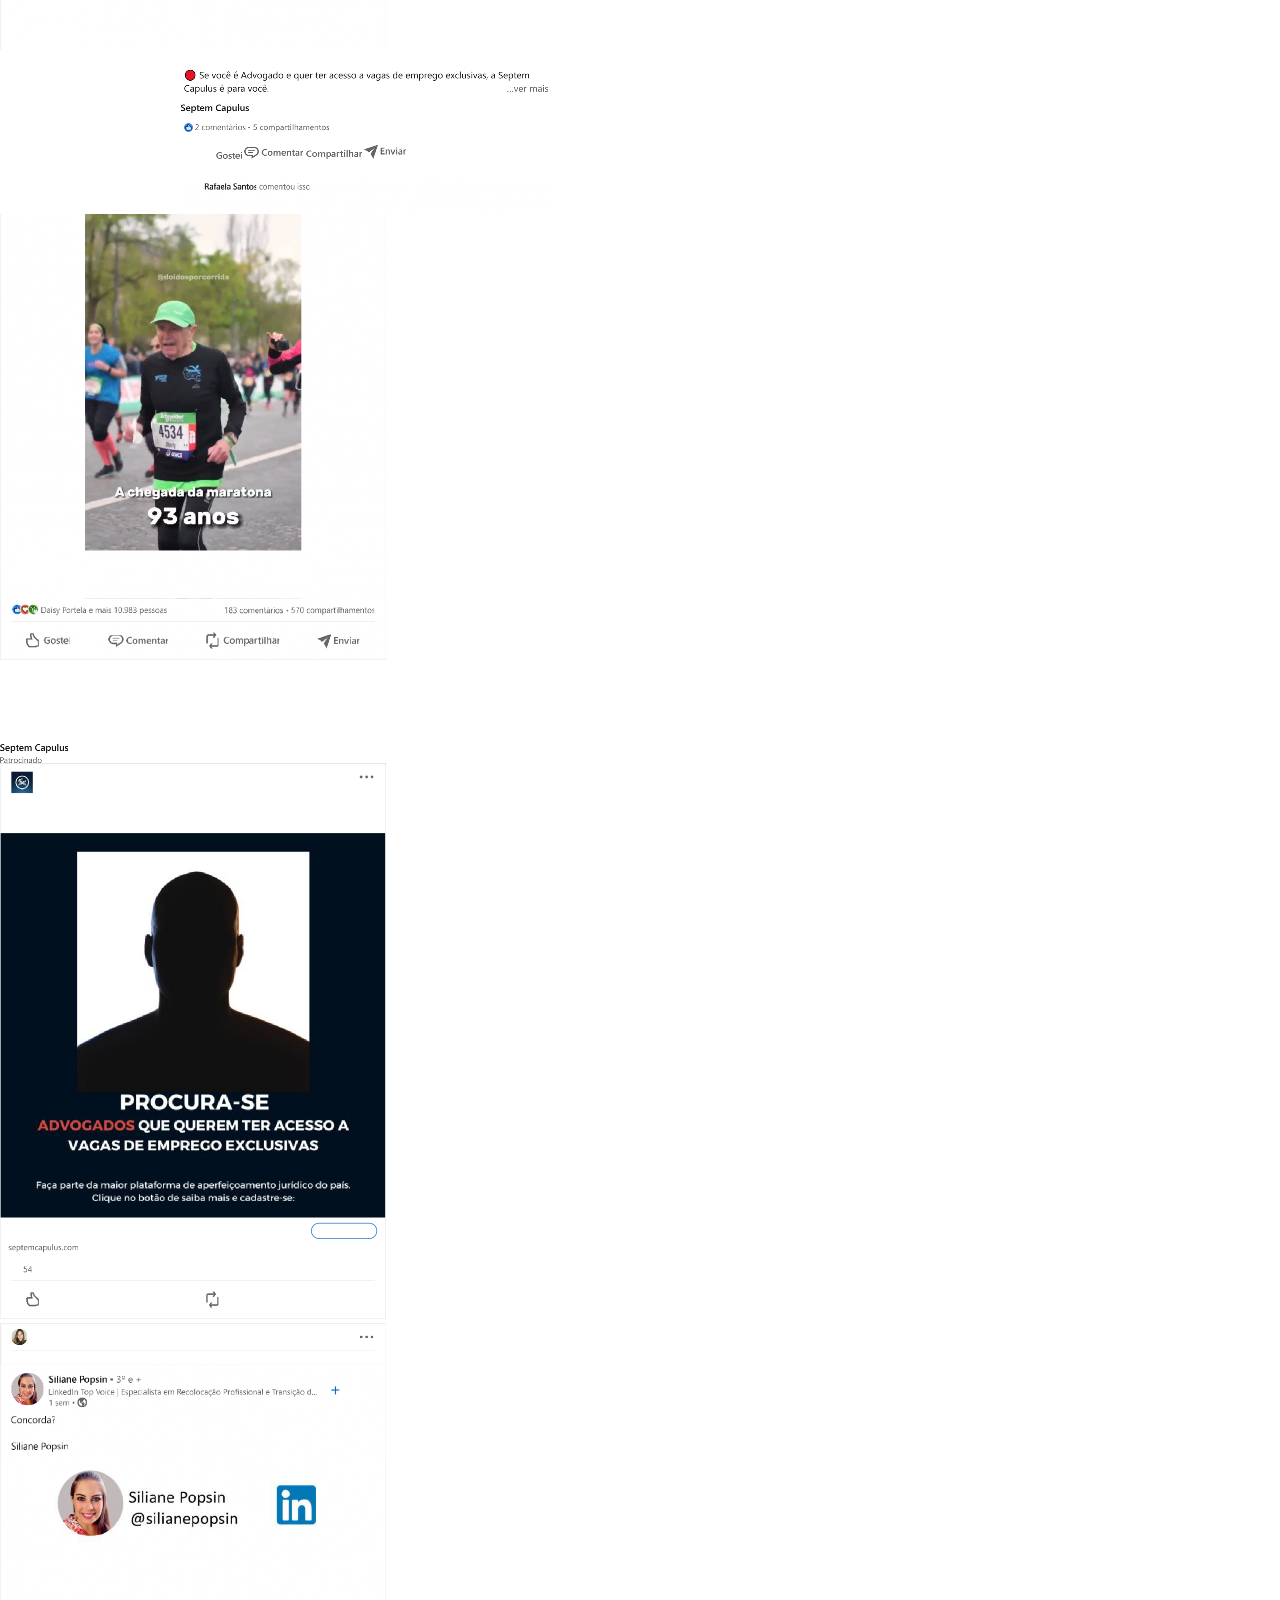
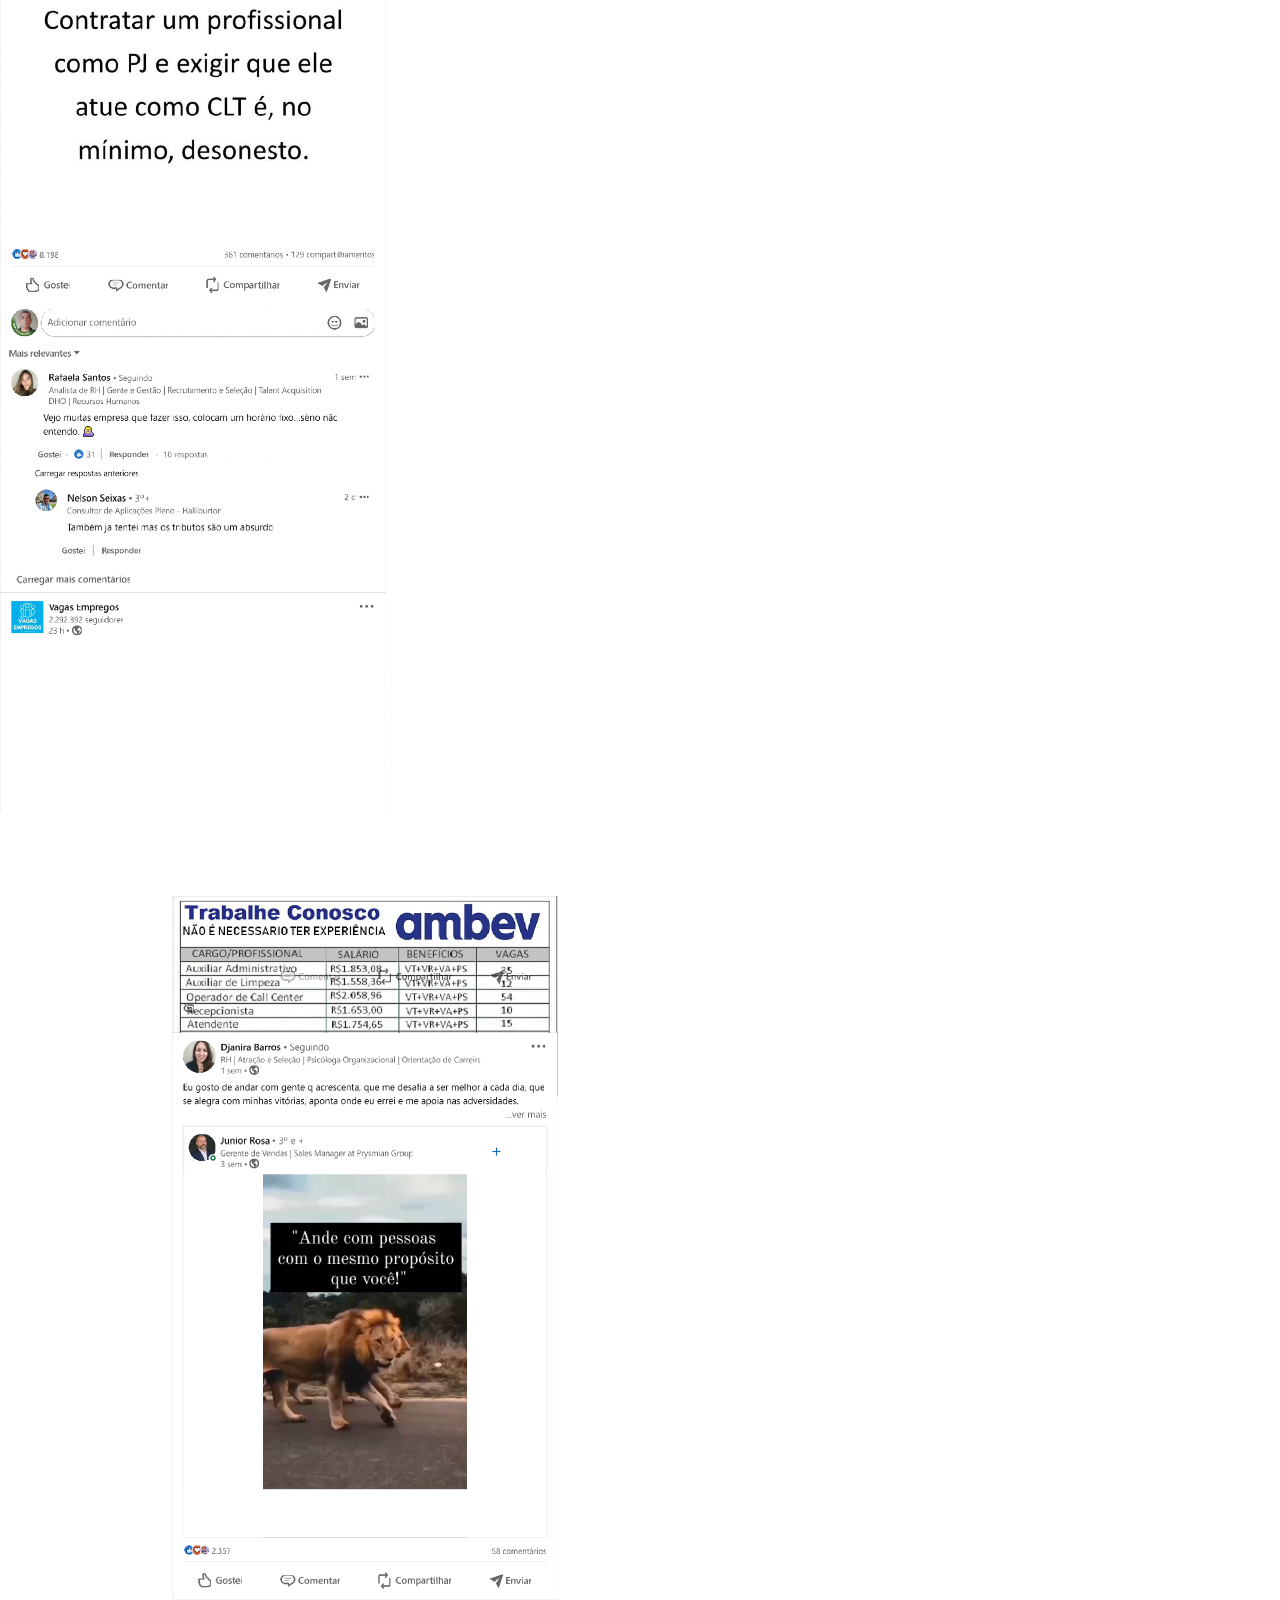
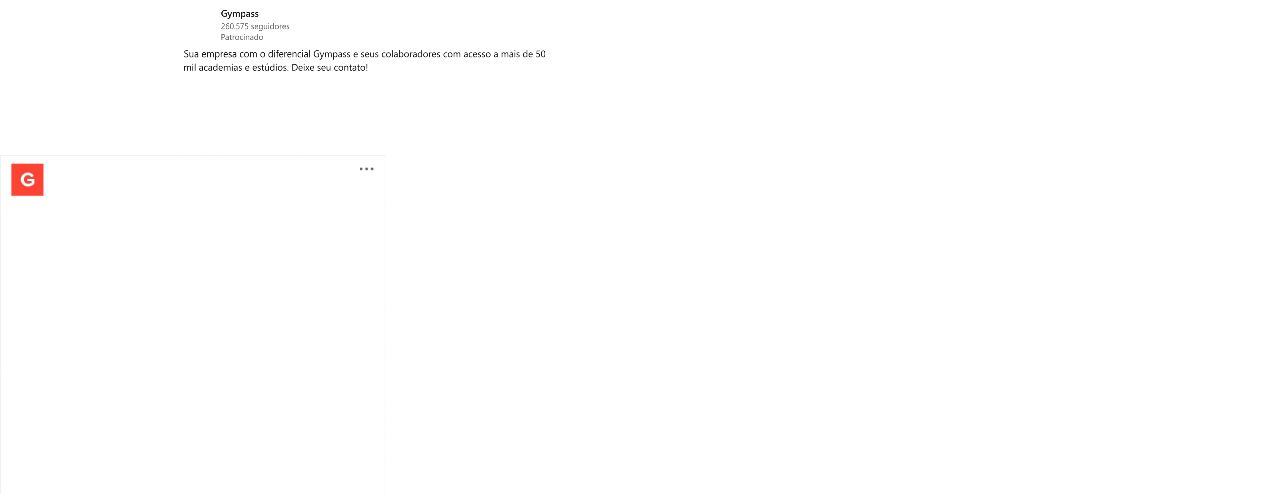
<file: img/Feed _ LinkedIn.html>
<!DOCTYPE  html PUBLIC "-//W3C//DTD XHTML 1.0 Transitional//EN" "http://www.w3.org/TR/xhtml1/DTD/xhtml1-transitional.dtd">
<html xmlns="http://www.w3.org/1999/xhtml"><head><meta http-equiv="Content-Type" content="text/html; charset=utf-8"/><title>Feed _ LinkedIn</title><meta name="author" content="Eu"/><style type="text/css"> * {margin:0; padding:0; text-indent:0; }
 .s1 { color: #0A66C1; font-family:"Times New Roman", serif; font-style: normal; font-weight: normal; text-decoration: none; font-size: 6pt; }
 .s2 { color: #915907; font-family:"Times New Roman", serif; font-style: normal; font-weight: normal; text-decoration: none; font-size: 6pt; vertical-align: -9pt; }
 .s3 { color: #915907; font-family:"Times New Roman", serif; font-style: normal; font-weight: normal; text-decoration: none; font-size: 6pt; }
 p { color: #566779; font-family:"Times New Roman", serif; font-style: normal; font-weight: normal; text-decoration: underline; font-size: 7pt; margin:0pt; }
 .s5 { color: #566779; font-family:"Times New Roman", serif; font-style: normal; font-weight: normal; text-decoration: none; font-size: 7pt; }
 .s6 { color: #0A66C1; font-family:"Times New Roman", serif; font-style: normal; font-weight: normal; text-decoration: none; font-size: 6pt; vertical-align: 16pt; }
 .s7 { color: #0A66C1; font-family:"Times New Roman", serif; font-style: normal; font-weight: normal; text-decoration: none; font-size: 6pt; vertical-align: 32pt; }
 .s8 { color: black; font-family:"Times New Roman", serif; font-style: normal; font-weight: normal; text-decoration: none; font-size: 6pt; vertical-align: 2pt; }
 .s9 { color: black; font-family:"Times New Roman", serif; font-style: normal; font-weight: normal; text-decoration: none; font-size: 2.5pt; vertical-align: -1pt; }
 .s10 { color: #0A66C1; font-family:"Times New Roman", serif; font-style: normal; font-weight: normal; text-decoration: none; font-size: 7pt; }
 .s11 { color: #ABABAB; font-family:"Times New Roman", serif; font-style: normal; font-weight: normal; text-decoration: none; font-size: 7pt; }
 .s12 { color: #0A66C1; font-family:"Times New Roman", serif; font-style: normal; font-weight: normal; text-decoration: none; font-size: 8pt; }
 .s13 { color: black; font-family:"Times New Roman", serif; font-style: normal; font-weight: normal; text-decoration: none; font-size: 6.5pt; vertical-align: -1pt; }
 .s14 { color: black; font-family:"Times New Roman", serif; font-style: normal; font-weight: normal; text-decoration: none; font-size: 5pt; vertical-align: 1pt; }
 .s15 { color: black; font-family:"Times New Roman", serif; font-style: normal; font-weight: normal; text-decoration: none; font-size: 9pt; vertical-align: -1pt; }
 .s16 { color: black; font-family:"Times New Roman", serif; font-style: normal; font-weight: normal; text-decoration: none; font-size: 6.5pt; }
</style></head><body><p style="text-indent: 0pt;text-align: left;"><span><img width="386" height="222" alt="image" src="Feed%20_%20LinkedIn_files/Image_001.png"/></span></p><p class="s1" style="padding-top: 54pt;text-indent: 0pt;text-align: left;"> </p><p style="text-indent: 0pt;text-align: left;"/><p style="text-indent: 0pt;text-align: left;"><span><img width="503" height="30" alt="image" src="Feed%20_%20LinkedIn_files/Image_002.png"/></span></p><p style="text-indent: 0pt;text-align: left;"><span><img width="43" height="25" alt="image" src="Feed%20_%20LinkedIn_files/Image_003.gif"/></span></p><p style="text-indent: 0pt;text-align: left;"><span><img width="17" height="25" alt="image" src="Feed%20_%20LinkedIn_files/Image_004.png"/></span></p><p style="text-indent: 0pt;text-align: left;"><span><img width="1" height="35" alt="image" src="Feed%20_%20LinkedIn_files/Image_005.gif"/></span></p><p style="text-indent: 0pt;text-align: left;"><span><img width="57" height="25" alt="image" src="Feed%20_%20LinkedIn_files/Image_006.png"/></span></p><p class="s2" style="padding-top: 34pt;text-indent: 0pt;text-align: right;"> <span class="s3"> </span> <span class="s3"> </span> <span class="s3"> </span></p><p style="padding-left: 531pt;text-indent: 0pt;line-height: 1pt;text-align: left;"><span><img width="16" height="1" alt="image" src="Feed%20_%20LinkedIn_files/Image_007.png"/></span></p><p style="text-indent: 0pt;text-align: left;"><br/></p><p style="text-indent: 0pt;text-align: left;"><span><img width="384" height="101" alt="image" src="Feed%20_%20LinkedIn_files/Image_008.png"/></span></p><p style="text-indent: 0pt;text-align: left;"><span><img width="386" height="532" alt="image" src="Feed%20_%20LinkedIn_files/Image_009.png"/></span></p><p style="text-indent: 0pt;text-align: left;"><br/></p><p style="text-indent: 0pt;text-align: left;"> &nbsp;&nbsp;&nbsp;&nbsp; &nbsp; &nbsp;<b> </b>&nbsp; &nbsp; &nbsp;<b> </b><b> </b>&nbsp;<span class="s5"> </span>&nbsp; &nbsp; &nbsp; &nbsp; &nbsp; &nbsp;&nbsp;&nbsp;&nbsp;&nbsp;&nbsp;&nbsp;&nbsp;&nbsp;&nbsp;&nbsp;&nbsp;&nbsp;&nbsp;&nbsp;&nbsp;&nbsp;&nbsp;&nbsp;&nbsp;&nbsp;&nbsp;&nbsp;&nbsp;&nbsp;&nbsp;&nbsp;&nbsp;&nbsp;&nbsp;&nbsp;&nbsp;&nbsp;&nbsp;&nbsp;&nbsp;&nbsp;&nbsp;&nbsp;&nbsp;&nbsp;&nbsp;&nbsp;&nbsp;&nbsp;&nbsp;&nbsp;&nbsp;&nbsp;&nbsp;&nbsp;&nbsp;&nbsp;&nbsp;&nbsp;&nbsp;&nbsp;&nbsp;&nbsp;&nbsp;&nbsp;&nbsp;&nbsp;&nbsp;&nbsp;&nbsp;&nbsp;&nbsp;&nbsp;&nbsp;&nbsp;&nbsp;&nbsp;&nbsp;&nbsp;&nbsp;&nbsp;&nbsp;&nbsp;&nbsp;&nbsp;&nbsp;&nbsp;&nbsp;&nbsp;&nbsp;&nbsp;&nbsp;&nbsp;&nbsp;&nbsp; &nbsp;</p><p style="text-indent: 0pt;text-align: left;"/><p style="text-indent: 0pt;text-align: left;"><span><img width="386" height="79" alt="image" src="Feed%20_%20LinkedIn_files/Image_010.png"/></span></p><p class="s1" style="padding-top: 86pt;padding-left: 6pt;text-indent: 0pt;text-align: left;"><span class="s6"> </span><span class="s7"> </span> <span class="s6"> </span><span class="s7"> </span> <span class="s6"> </span><span class="s7"> </span> <span class="s6"> </span><span class="s7"> </span> <span class="s6"> </span><span class="s7"> </span> <span class="s6"> </span> <span class="s7"> </span><span class="s6"> </span>      <b>  </b> </p><p style="text-indent: 0pt;text-align: left;"/><p style="padding-left: 530pt;text-indent: 0pt;line-height: 1pt;text-align: left;"><span><img width="17" height="1" alt="image" src="Feed%20_%20LinkedIn_files/Image_011.png"/></span></p><p style="text-indent: 0pt;text-align: left;"><br/></p><p style="text-indent: 0pt;text-align: left;"><br/></p><p class="s8" style="padding-left: 130pt;text-indent: 0pt;line-height: 6pt;text-align: left;"><span><img width="276" height="1" alt="image" src="Feed%20_%20LinkedIn_files/Image_012.gif"/></span> <span><img width="89" height="8" alt="image" src="Feed%20_%20LinkedIn_files/Image_013.png"/></span><span class="s9"> </span><span><img width="7" height="3" alt="image" src="Feed%20_%20LinkedIn_files/Image_014.jpg"/></span></p><p style="text-indent: 0pt;text-align: left;"><br/></p><p style="text-indent: 0pt;text-align: left;"><span><img width="386" height="1047" alt="image" src="Feed%20_%20LinkedIn_files/Image_015.png"/></span></p><p class="s10" style="padding-top: 63pt;text-indent: 0pt;text-align: left;">       </p><p style="text-indent: 0pt;text-align: left;"/><p style="text-indent: 0pt;text-align: left;"><span><img width="365" height="450" alt="image" src="Feed%20_%20LinkedIn_files/Image_016.png"/></span></p><p style="text-indent: 0pt;text-align: left;"><span><img width="386" height="1047" alt="image" src="Feed%20_%20LinkedIn_files/Image_017.png"/></span></p><p class="s5" style="padding-top: 63pt;text-indent: 0pt;text-align: left;">                            </p><p style="text-indent: 0pt;text-align: left;"/><p class="s11" style="padding-top: 63pt;text-indent: 0pt;text-align: left;">    </p><p style="text-indent: 0pt;text-align: left;"/><p style="text-indent: 0pt;text-align: left;"><span><img width="386" height="1047" alt="image" src="Feed%20_%20LinkedIn_files/Image_018.png"/></span></p><p class="s12" style="padding-top: 72pt;text-indent: 0pt;text-align: left;">           </p><p style="text-indent: 0pt;text-align: left;"/><p class="s10" style="padding-top: 63pt;text-indent: 0pt;text-align: left;">       </p><p style="text-indent: 0pt;text-align: left;"/><p style="text-indent: 0pt;text-align: left;"><span><img width="386" height="1047" alt="image" src="Feed%20_%20LinkedIn_files/Image_019.png"/></span></p><p style="text-indent: 0pt;text-align: left;"><br/></p><p class="s10" style="padding-left: 27pt;text-indent: 0pt;text-align: left;">                                </p><p style="text-indent: 0pt;text-align: left;"/><p style="text-indent: 0pt;text-align: left;"><br/></p><p style="padding-left: 138pt;text-indent: 0pt;text-align: left;"><span><img width="364" height="24" alt="image" src="Feed%20_%20LinkedIn_files/Image_020.png"/></span></p><p style="text-indent: 0pt;text-align: left;"><br/></p><p style="padding-left: 136pt;text-indent: 0pt;line-height: 7pt;text-align: left;"><span><img width="68" height="9" alt="image" src="Feed%20_%20LinkedIn_files/Image_021.gif"/></span></p><p style="text-indent: 0pt;text-align: left;"><br/></p><p class="s13" style="padding-left: 138pt;text-indent: 0pt;line-height: 7pt;text-align: left;"><span><img width="9" height="9" alt="image" src="Feed%20_%20LinkedIn_files/Image_022.png"/></span>	<span><img width="134" height="8" alt="image" src="Feed%20_%20LinkedIn_files/Image_023.png"/></span></p><p style="text-indent: 0pt;text-align: left;"><br/></p><p class="s14" style="padding-left: 162pt;text-indent: 0pt;line-height: 10pt;text-align: left;"><span><img width="26" height="7" alt="image" src="Feed%20_%20LinkedIn_files/Image_024.gif"/></span>	<span><img width="59" height="12" alt="image" src="Feed%20_%20LinkedIn_files/Image_025.gif"/></span><span class="s15">	</span><span><img width="56" height="9" alt="image" src="Feed%20_%20LinkedIn_files/Image_026.gif"/></span><span class="s16">	</span><span><img width="42" height="14" alt="image" src="Feed%20_%20LinkedIn_files/Image_027.gif"/></span></p><p style="text-indent: 0pt;text-align: left;"><br/></p><p style="padding-left: 130pt;text-indent: 0pt;text-align: left;"><span><img width="379" height="41" alt="image" src="Feed%20_%20LinkedIn_files/Image_028.png"/></span></p><p style="text-indent: 0pt;text-align: left;"><span><img width="386" height="446" alt="image" src="Feed%20_%20LinkedIn_files/Image_029.png"/></span></p><p class="s11" style="padding-top: 63pt;text-indent: 0pt;text-align: left;">    </p><p style="text-indent: 0pt;text-align: left;"/><p style="text-indent: 0pt;text-align: left;"><span><img width="68" height="19" alt="image" src="Feed%20_%20LinkedIn_files/Image_030.png"/></span></p><p style="text-indent: 0pt;text-align: left;"><span><img width="386" height="602" alt="image" src="Feed%20_%20LinkedIn_files/Image_031.png"/></span></p><p style="text-indent: 0pt;text-align: left;"><span><img width="386" height="1047" alt="image" src="Feed%20_%20LinkedIn_files/Image_032.png"/></span></p><p class="s10" style="padding-top: 63pt;padding-left: 52pt;text-indent: 0pt;text-align: left;">                                                </p><p style="text-indent: 0pt;text-align: left;"/><p style="padding-left: 129pt;text-indent: 0pt;text-align: left;"><span><img width="386" height="704" alt="image" src="Feed%20_%20LinkedIn_files/Image_033.png"/></span></p><p style="text-indent: 0pt;text-align: left;"><br/></p><p style="padding-left: 166pt;text-indent: 0pt;text-align: left;"><span><img width="68" height="30" alt="image" src="Feed%20_%20LinkedIn_files/Image_034.png"/></span></p><p style="text-indent: 0pt;text-align: left;"><br/></p><p style="padding-left: 138pt;text-indent: 0pt;text-align: left;"><span><img width="361" height="21" alt="image" src="Feed%20_%20LinkedIn_files/Image_035.gif"/></span></p><p class="s11" style="padding-top: 63pt;text-indent: 0pt;text-align: left;">    </p><p style="text-indent: 0pt;text-align: left;"/><p style="text-indent: 0pt;text-align: left;"><span><img width="386" height="339" alt="image" src="Feed%20_%20LinkedIn_files/Image_036.png"/></span></p></body></html>
</file>
<file: css/social.css>
* {
            margin: 0px;
            padding: 0px;
            font-family: Arial, Helvetica, sans-serif;
        }

        ::-webkit-scrollbar {
            width: 0px;
            height: 0px;
        }

        img {
            width: 100vw;
        }

        a {
            display: block;
            background-color: darkred;
            color: white;
            padding: 20px;
            text-align: center;
            font-weight: bolder;
            text-decoration: none;
        }

        a:hover {
            background-color: red;
        }
</file>
<file: css/style.css>
@charset "UTF-8";

/* RESET */
* {
    margin: 0px;
    padding: 0px;
    font-family: Arial, Helvetica, sans-serif;
}

 ::-webkit-scrollbar {
     width: 0px;
     height: 0px;
 }

html, body {
    height: 100vh;
    width: 100vw;
    background-color: black;
}
body {
    background: url('../img/fundo-madeira.jpg') no-repeat top center;
    background-size: cover;
    background-attachment: fixed;
}
main {
    height: 100vh;
    position: relative;
}

#fone {
    position: absolute;
    top: 50%;
    left: 50%;
    transform: translate(-50%, -50%);
    height: 627px;
    width: 311px;
    background: url('../img/frame-iphone.png') no-repeat;

}
#tela {
    position: relative;
    top: 80px;
    left: 22px;
    width: 269px;
    height: 471px;
}

#redes-sociais {
    text-align: right;
}
#redes-sociais img {
    width: 50px;
    margin: 10px;
    border-radius: 50%;
    box-shadow: 2px 2px 5px rgba(0, 0, 0, 0.400);
    box-sizing: border-box;
}

#redes-sociais img:hover {
    border: 2px rgba(255, 255, 255, 0.637);
    transform: translate(-5px, -5px);
    box-shadow: 5px 5px 10px rgba(0, 0, 0, 0.616);
    transition: transform .3s;
}
</file>
